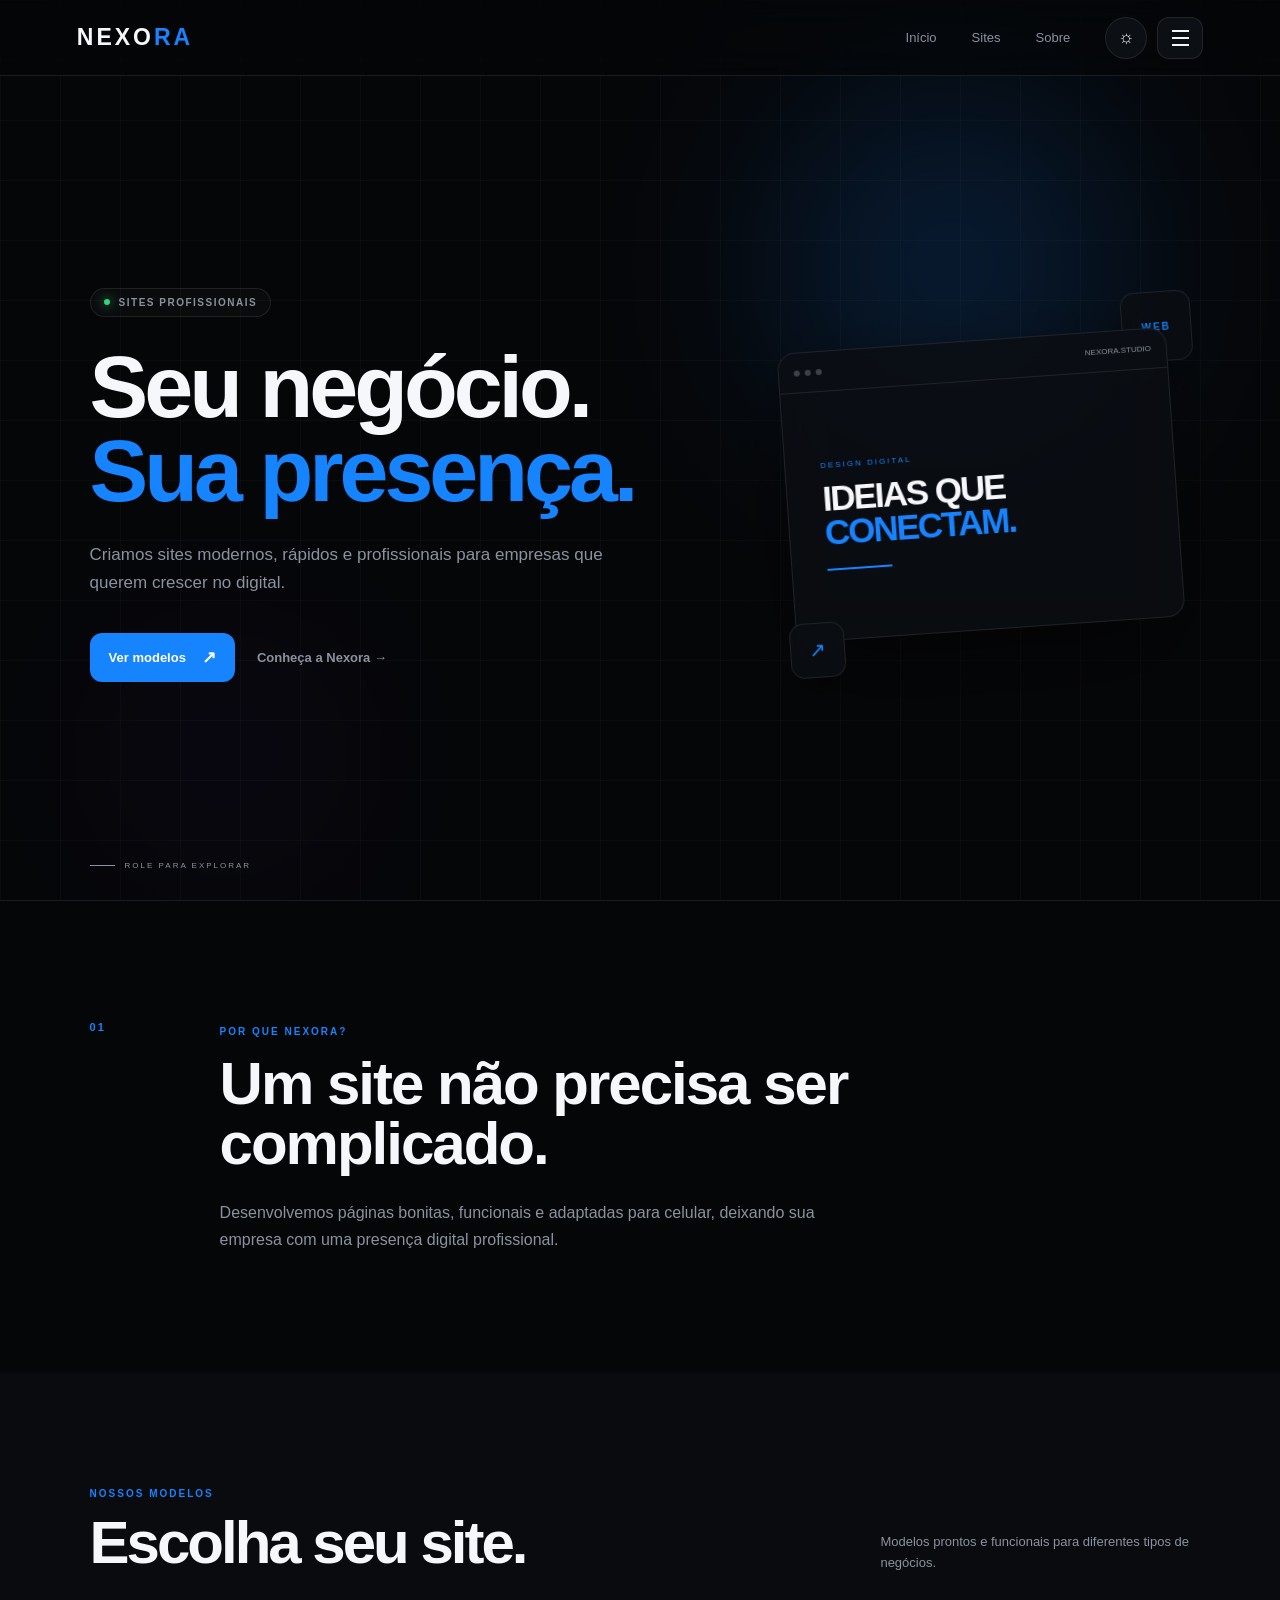
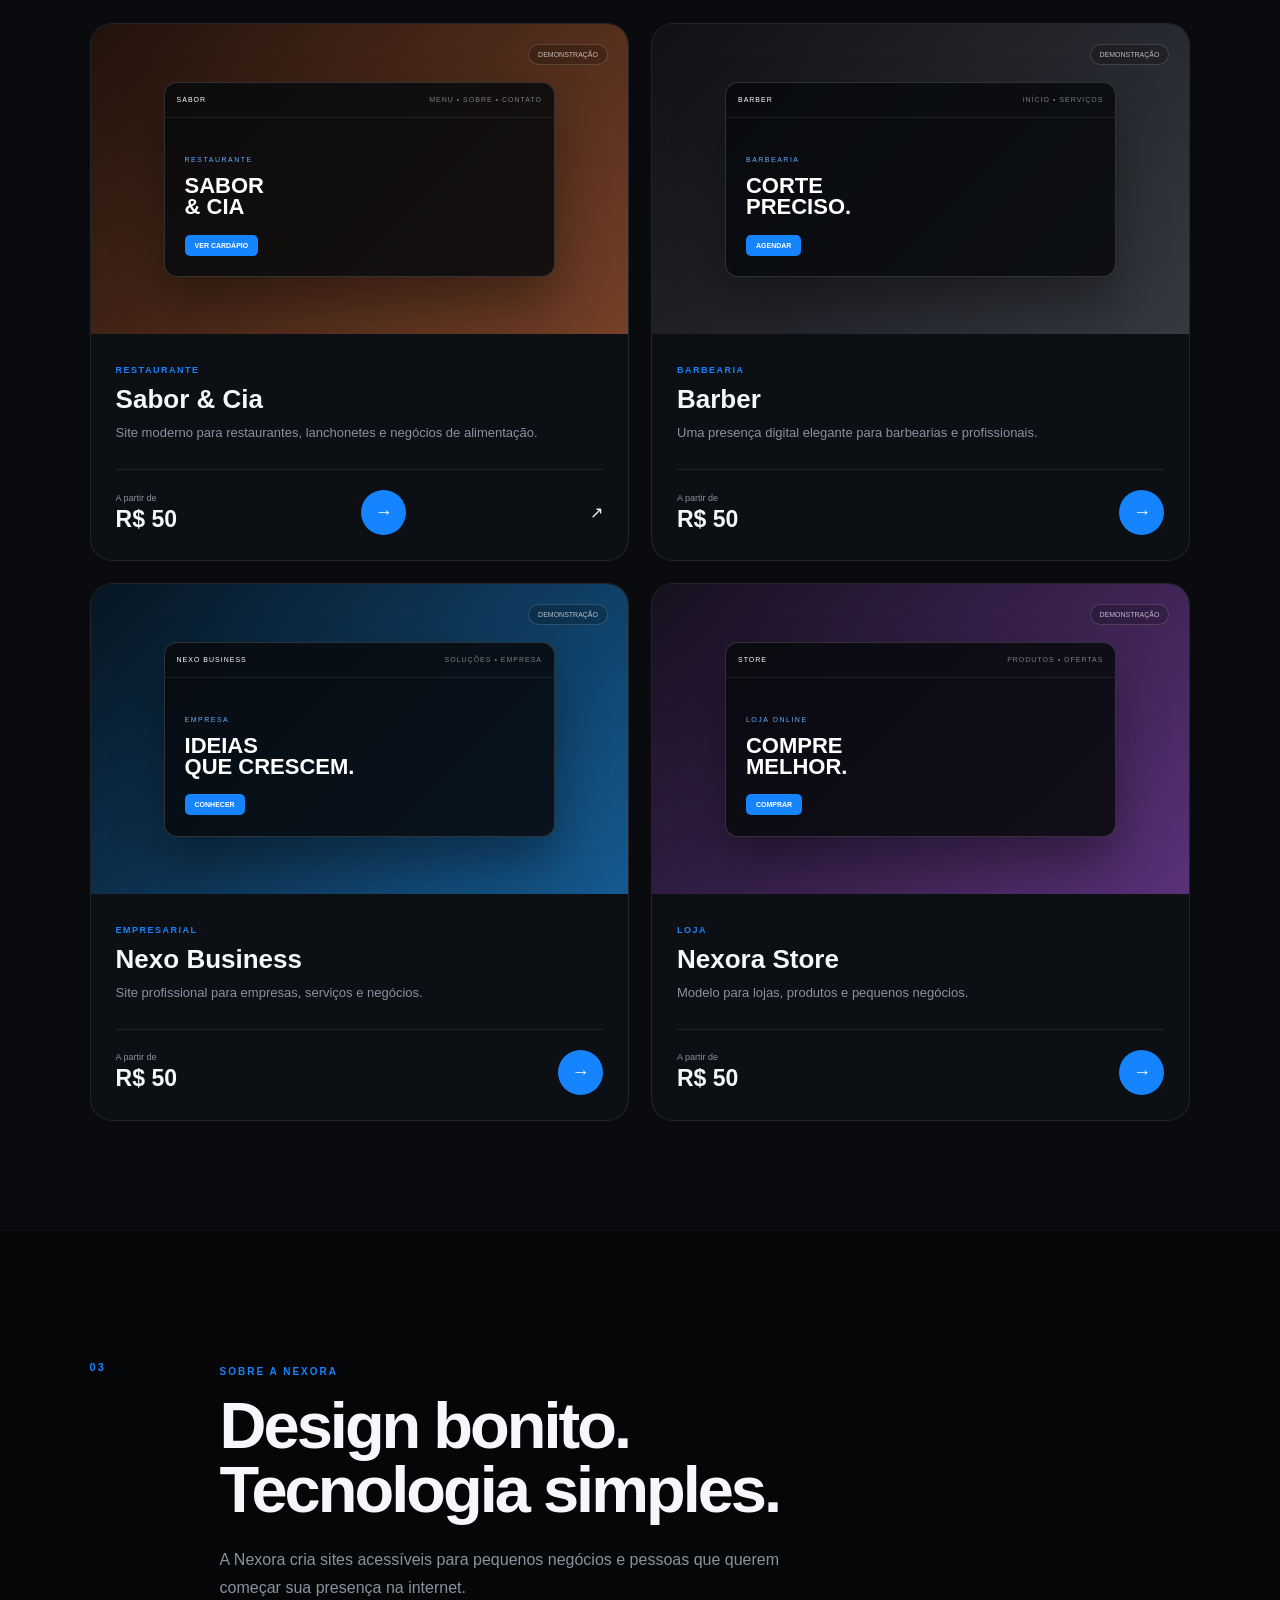
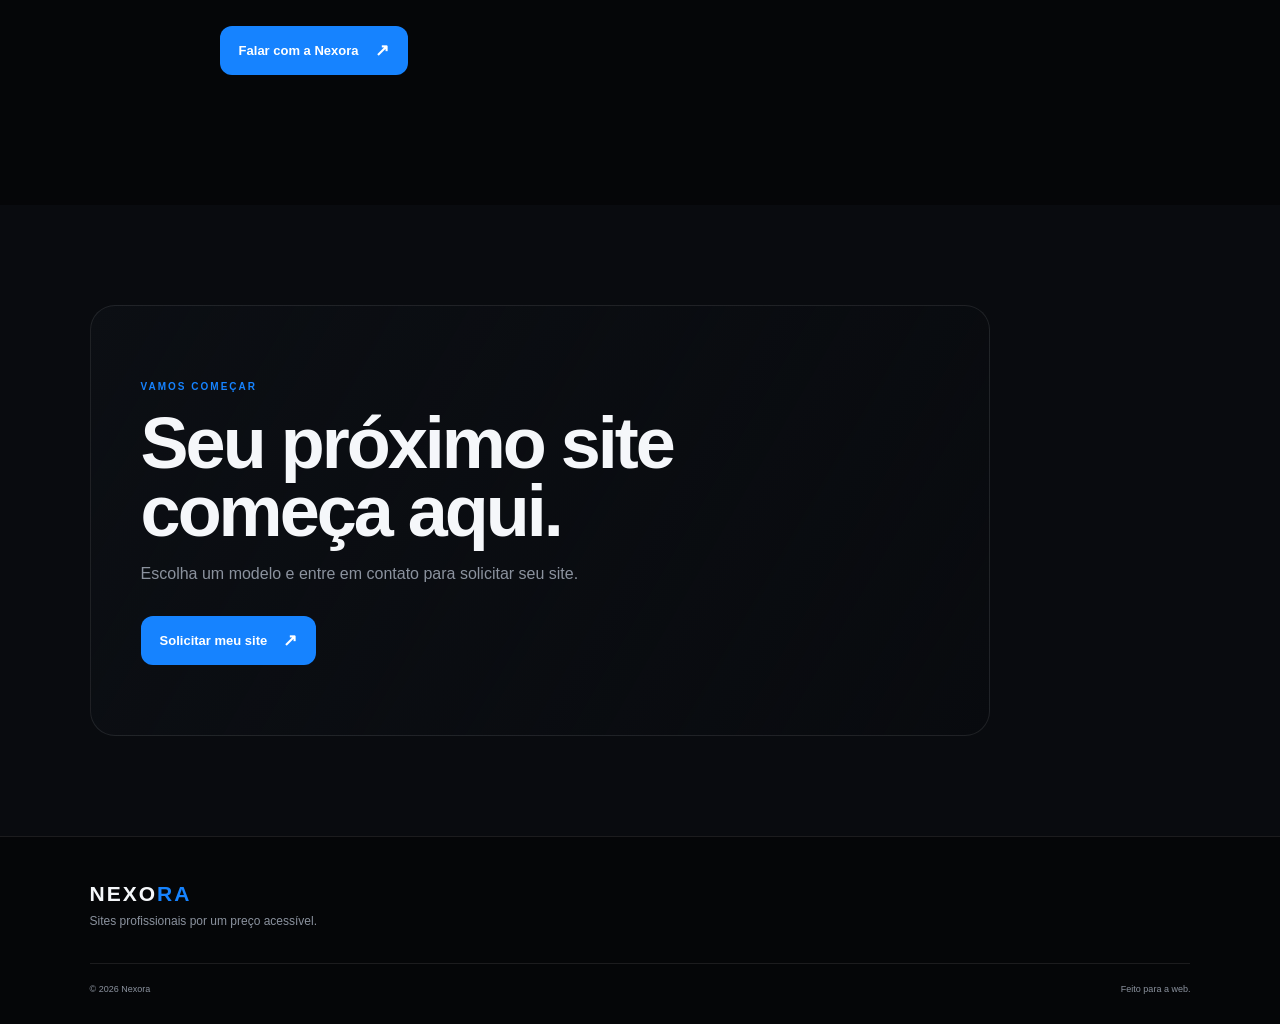
<file: Index.html>
<!DOCTYPE html>
<html lang="pt-BR">
<head>
    <meta charset="UTF-8">
    <meta name="viewport" content="width=device-width, initial-scale=1.0">

    <title>Nexora — Sites Profissionais</title>

    <link rel="stylesheet" href="estilo.css">
</head>

<body>

    <!-- HEADER -->
    <header class="header">

        <a href="#" class="logo">
            NEXO<span>RA</span>
        </a>

        <nav class="desktop-nav">
            <a href="#inicio">Início</a>
            <a href="#sites">Sites</a>
            <a href="#sobre">Sobre</a>
        </nav>

        <div class="header-actions">
            <button class="theme-button" id="themeButton">☼</button>

            <button class="menu-button" id="menuButton">
                <span></span>
                <span></span>
                <span></span>
            </button>
        </div>

    </header>


    <!-- MENU MOBILE -->
    <div class="overlay" id="overlay"></div>

    <aside class="mobile-menu" id="mobileMenu">

        <div class="mobile-menu-top">
            <span>NEXO<span>RA</span></span>

            <button id="closeMenu">×</button>
        </div>

        <nav>
            <a href="#inicio">
                <span>01</span>
                Início
            </a>

            <a href="#sites">
                <span>02</span>
                Sites
            </a>

            <a href="#sobre">
                <span>03</span>
                Sobre
            </a>

            <a href="#contato">
                <span>04</span>
                Contato
            </a>
        </nav>

        <div class="mobile-menu-footer">
            Nexora © 2026
        </div>

    </aside>


    <!-- HERO -->
    <main>

        <section class="hero" id="inicio">

            <div class="hero-background">
                <div class="grid-lines"></div>

                <div class="hero-orb orb-one"></div>
                <div class="hero-orb orb-two"></div>
            </div>

            <div class="hero-content">

                <div class="hero-label">
                    <span class="status-dot"></span>
                    SITES PROFISSIONAIS
                </div>

                <h1>
                    Seu negócio.
                    <br>
                    <span>Sua presença.</span>
                </h1>

                <p>
                    Criamos sites modernos, rápidos e profissionais
                    para empresas que querem crescer no digital.
                </p>

                <div class="hero-buttons">

                    <a href="#sites" class="primary-button">
                        Ver modelos
                        <span>↗</span>
                    </a>

                    <a href="#sobre" class="text-button">
                        Conheça a Nexora →
                    </a>

                </div>

            </div>


            <!-- VISUAL -->
            <div class="hero-visual">

                <div class="floating-element element-one">
                    WEB
                </div>

                <div class="visual-window">

                    <div class="window-top">

                        <div class="window-dots">
                            <i></i>
                            <i></i>
                            <i></i>
                        </div>

                        NEXORA.STUDIO

                    </div>

                    <div class="visual-content">

                        <small>DESIGN DIGITAL</small>

                        <strong>
                            IDEIAS QUE
                            <br>
                            <em>CONECTAM.</em>
                        </strong>

                        <div class="visual-line"></div>

                    </div>

                </div>

                <div class="floating-element element-two">
                    ↗
                </div>

            </div>


            <div class="scroll-indicator">
                <span></span>
                ROLE PARA EXPLORAR
            </div>

        </section>


        <!-- INTRO -->
        <section class="intro">

            <div class="intro-number">
                01
            </div>

            <div class="intro-content">

                <span class="section-tag">
                    POR QUE NEXORA?
                </span>

                <h2>
                    Um site não precisa
                    ser complicado.
                </h2>

                <p>
                    Desenvolvemos páginas bonitas, funcionais e
                    adaptadas para celular, deixando sua empresa
                    com uma presença digital profissional.
                </p>

            </div>

        </section>


        <!-- SITES -->
        <section class="products" id="sites">

            <div class="section-header">

                <div>
                    <span class="section-tag">
                        NOSSOS MODELOS
                    </span>

                    <h2>
                        Escolha seu site.
                    </h2>
                </div>

                <p>
                    Modelos prontos e funcionais para diferentes
                    tipos de negócios.
                </p>

            </div>


            <div class="products-grid">


                <!-- SITE 1 -->
                <article class="product-card">

                    <div class="product-image restaurant">

                        <span class="preview-label">
                            DEMONSTRAÇÃO
                        </span>

                        <div class="mini-browser">

                            <div class="mini-header">
                                SABOR
                                <span>MENU • SOBRE • CONTATO</span>
                            </div>

                            <div class="mini-hero">

                                <small>
                                    RESTAURANTE
                                </small>

                                <strong>
                                    SABOR
                                    <br>
                                    & CIA
                                </strong>

                                <button>
                                    VER CARDÁPIO
                                </button>

                            </div>

                        </div>

                    </div>

                    <div class="product-info">

                        <span class="product-category">
                            RESTAURANTE
                        </span>

                        <h3>
                            Sabor & Cia
                        </h3>

                        <p>
                            Site moderno para restaurantes,
                            lanchonetes e negócios de alimentação.
                        </p>

                        <div class="product-footer">

                            <div>
                                <small>A partir de</small>
                                <strong>R$ 50</strong>
                            </div>

                            
<a
    href="restaurante.html"
    class="product-button"
    target="_blank"
    aria-label="Ver demonstração do Sabor & Cia">
    →
</a>
                                ↗
                            

                        </div>

                    </div>

                </article>


                <!-- SITE 2 -->
                <article class="product-card">

                    <div class="product-image barber">

                        <span class="preview-label">
                            DEMONSTRAÇÃO
                        </span>

                        <div class="mini-browser">

                            <div class="mini-header">
                                BARBER
                                <span>INÍCIO • SERVIÇOS</span>
                            </div>

                            <div class="mini-hero">

                                <small>
                                    BARBEARIA
                                </small>

                                <strong>
                                    CORTE
                                    <br>
                                    PRECISO.
                                </strong>

                                <button>
                                    AGENDAR
                                </button>

                            </div>

                        </div>

                    </div>

                    <div class="product-info">

                        <span class="product-category">
                            BARBEARIA
                        </span>

                        <h3>
                            Barber
                        </h3>

                        <p>
                            Uma presença digital elegante para
                            barbearias e profissionais.
                        </p>

                        <div class="product-footer">

                            <div>
                                <small>A partir de</small>
                                <strong>R$ 50</strong>
                            </div>

  <a
    href="barbearia.html"
    class="product-button"
    target="_blank"
    aria-label="Ver demonstração da barbearia">
    →
</a>

                        </div>

                    </div>

                </article>


                <!-- SITE 3 -->
                <article class="product-card">

                    <div class="product-image corporate">

                        <span class="preview-label">
                            DEMONSTRAÇÃO
                        </span>

                        <div class="mini-browser">

                            <div class="mini-header">
                                NEXO BUSINESS
                                <span>SOLUÇÕES • EMPRESA</span>
                            </div>

                            <div class="mini-hero">

                                <small>
                                    EMPRESA
                                </small>

                                <strong>
                                    IDEIAS
                                    <br>
                                    QUE CRESCEM.
                                </strong>

                                <button>
                                    CONHECER
                                </button>

                            </div>

                        </div>

                    </div>

                    <div class="product-info">

                        <span class="product-category">
                            EMPRESARIAL
                        </span>

                        <h3>
                            Nexo Business
                        </h3>

                        <p>
                            Site profissional para empresas,
                            serviços e negócios.
                        </p>

                        <div class="product-footer">

                            <div>
                                <small>A partir de</small>
                                <strong>R$ 50</strong>
                            </div>

  <a
    href="empresarial.html"
    class="product-button"
    target="_blank"
    aria-label="Ver demonstração de site empresarial">
    →
</a>

                        </div>

                    </div>

                </article>


                <!-- SITE 4 -->
                <article class="product-card">

                    <div class="product-image store">

                        <span class="preview-label">
                            DEMONSTRAÇÃO
                        </span>

                        <div class="mini-browser">

                            <div class="mini-header">
                                STORE
                                <span>PRODUTOS • OFERTAS</span>
                            </div>

                            <div class="mini-hero">

                                <small>
                                    LOJA ONLINE
                                </small>

                                <strong>
                                    COMPRE
                                    <br>
                                    MELHOR.
                                </strong>

                                <button>
                                    COMPRAR
                                </button>

                            </div>

                        </div>

                    </div>

                    <div class="product-info">

                        <span class="product-category">
                            LOJA
                        </span>

                        <h3>
                            Nexora Store
                        </h3>

                        <p>
                            Modelo para lojas, produtos e
                            pequenos negócios.
                        </p>

                        <div class="product-footer">

                            <div>
                                <small>A partir de</small>
                                <strong>R$ 50</strong>
                            </div>

  <a
    href="loja.html"
    class="product-button"
    target="_blank"
    aria-label="Ver demonstração da Nexora Store">
    →
</a>

                        </div>

                    </div>

                </article>

            </div>

        </section>


        <!-- SOBRE -->
        <section class="about" id="sobre">

            <div class="about-number">
                03
            </div>

            <div class="about-content">

                <span class="section-tag">
                    SOBRE A NEXORA
                </span>

                <h2>
                    Design bonito.
                    <br>
                    Tecnologia simples.
                </h2>

                <p>
                    A Nexora cria sites acessíveis para pequenos
                    negócios e pessoas que querem começar sua
                    presença na internet.
                </p>

                <a href="#contato" class="primary-button">
                    Falar com a Nexora
                    <span>↗</span>
                </a>

            </div>

        </section>


        <!-- CTA -->
        <section class="cta" id="contato">

            <div class="cta-content">

                <span class="section-tag">
                    VAMOS COMEÇAR
                </span>

                <h2>
                    Seu próximo site
                    começa aqui.
                </h2>

                <p>
                    Escolha um modelo e entre em contato
                    para solicitar seu site.
                </p>

                <a
                    href="https://wa.me/"
                    class="primary-button">
                    Solicitar meu site
                    <span>↗</span>
                </a>

            </div>

        </section>

    </main>


    <!-- MODAL -->
    <div class="modal" id="modal">

        <div class="modal-box">

            <button class="modal-close" id="modalClose">
                ×
            </button>

            <span class="section-tag">
                SOLICITAR SITE
            </span>

            <h2 id="modalTitle">
                Seu site
            </h2>

            <p>
                Preencha seus dados para solicitar este modelo.
            </p>

            <div class="modal-price">
                A partir de <strong>R$ 50</strong>
            </div>

            <label>
                Seu nome
            </label>

            <input
                type="text"
                id="clientName"
                placeholder="Digite seu nome">

            <label>
                Nome da empresa
            </label>

            <input
                type="text"
                id="companyName"
                placeholder="Digite o nome da empresa">

            <button
                class="primary-button modal-submit"
                id="sendRequest">
                Solicitar pelo WhatsApp ↗
            </button>

        </div>

    </div>


    <!-- FOOTER -->
    <footer class="footer">

        <div class="footer-brand">
            NEXO<span>RA</span>
        </div>

        <p>
            Sites profissionais por um preço acessível.
        </p>

        <div class="footer-bottom">
            <span>
                © 2026 Nexora
            </span>

            <span>
                Feito para a web.
            </span>
        </div>

    </footer>


    <script src="script.js"></script>

</body>
</html>
</file>
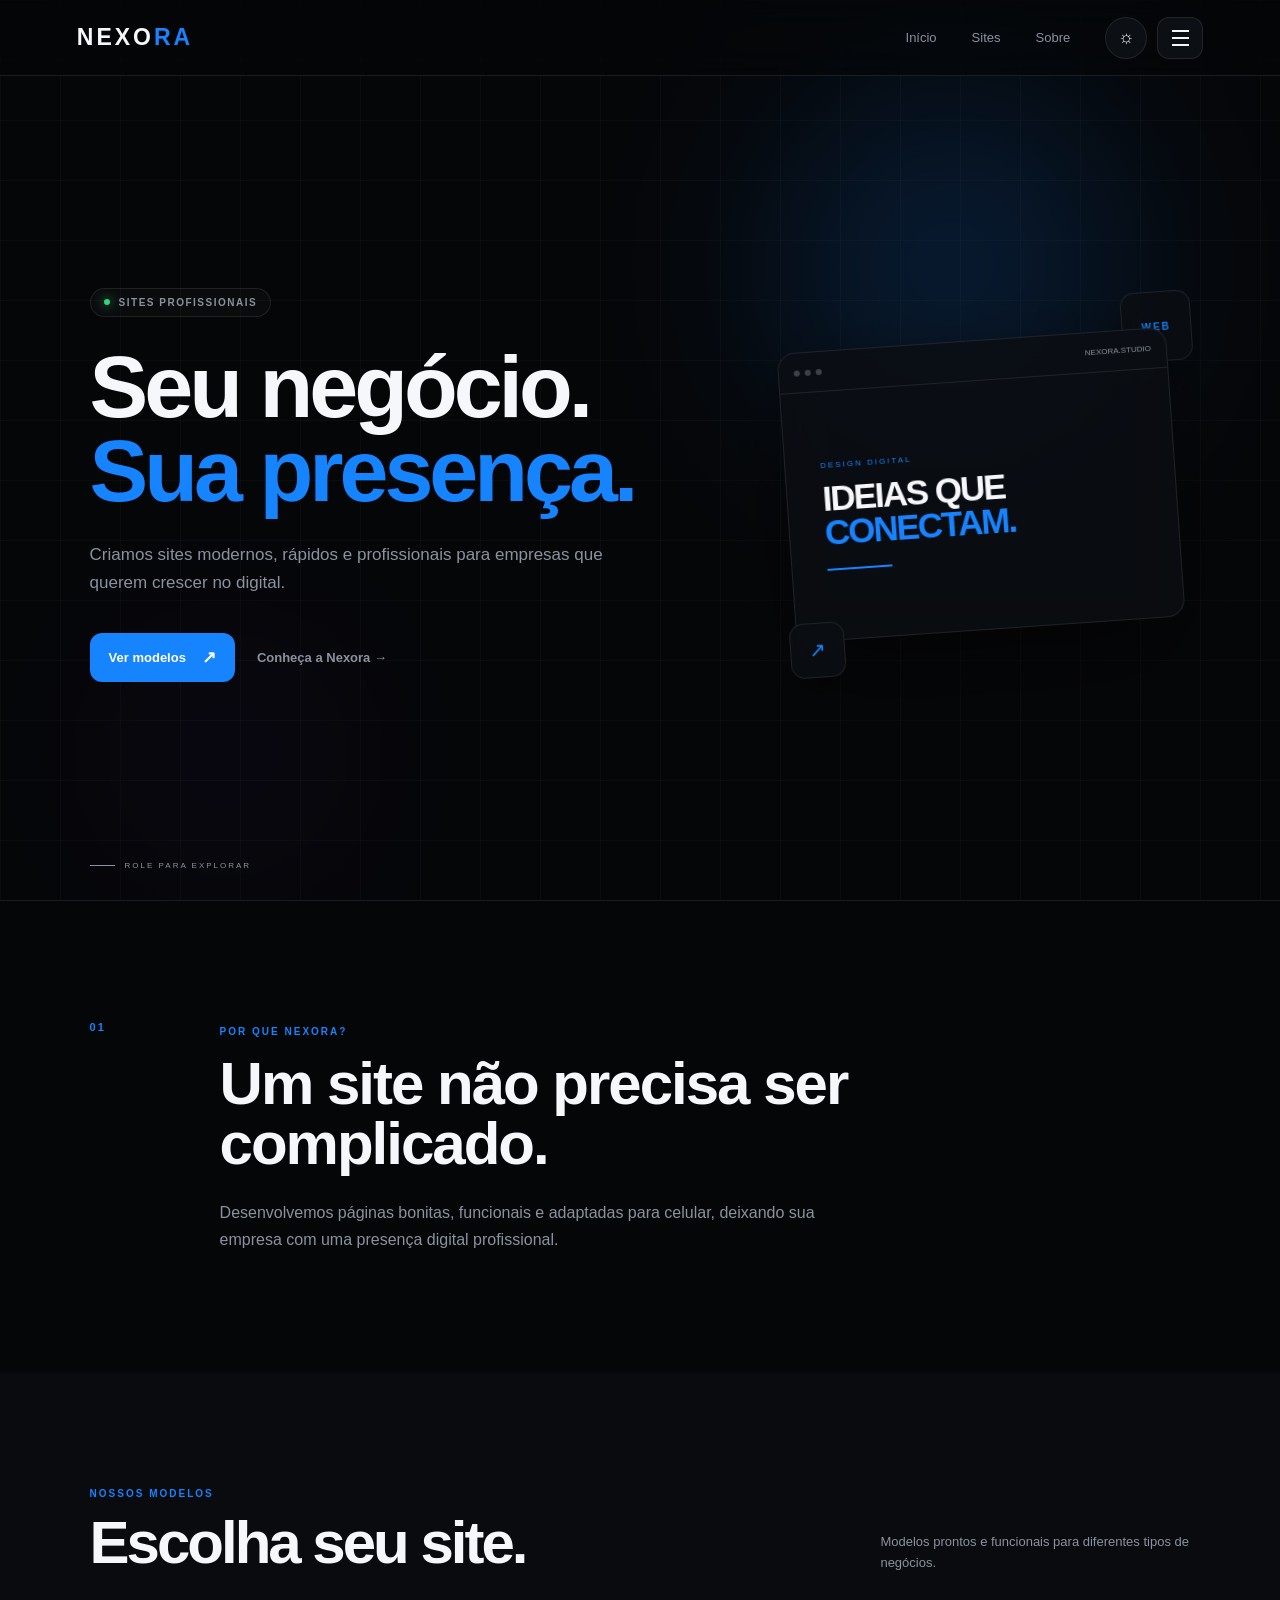
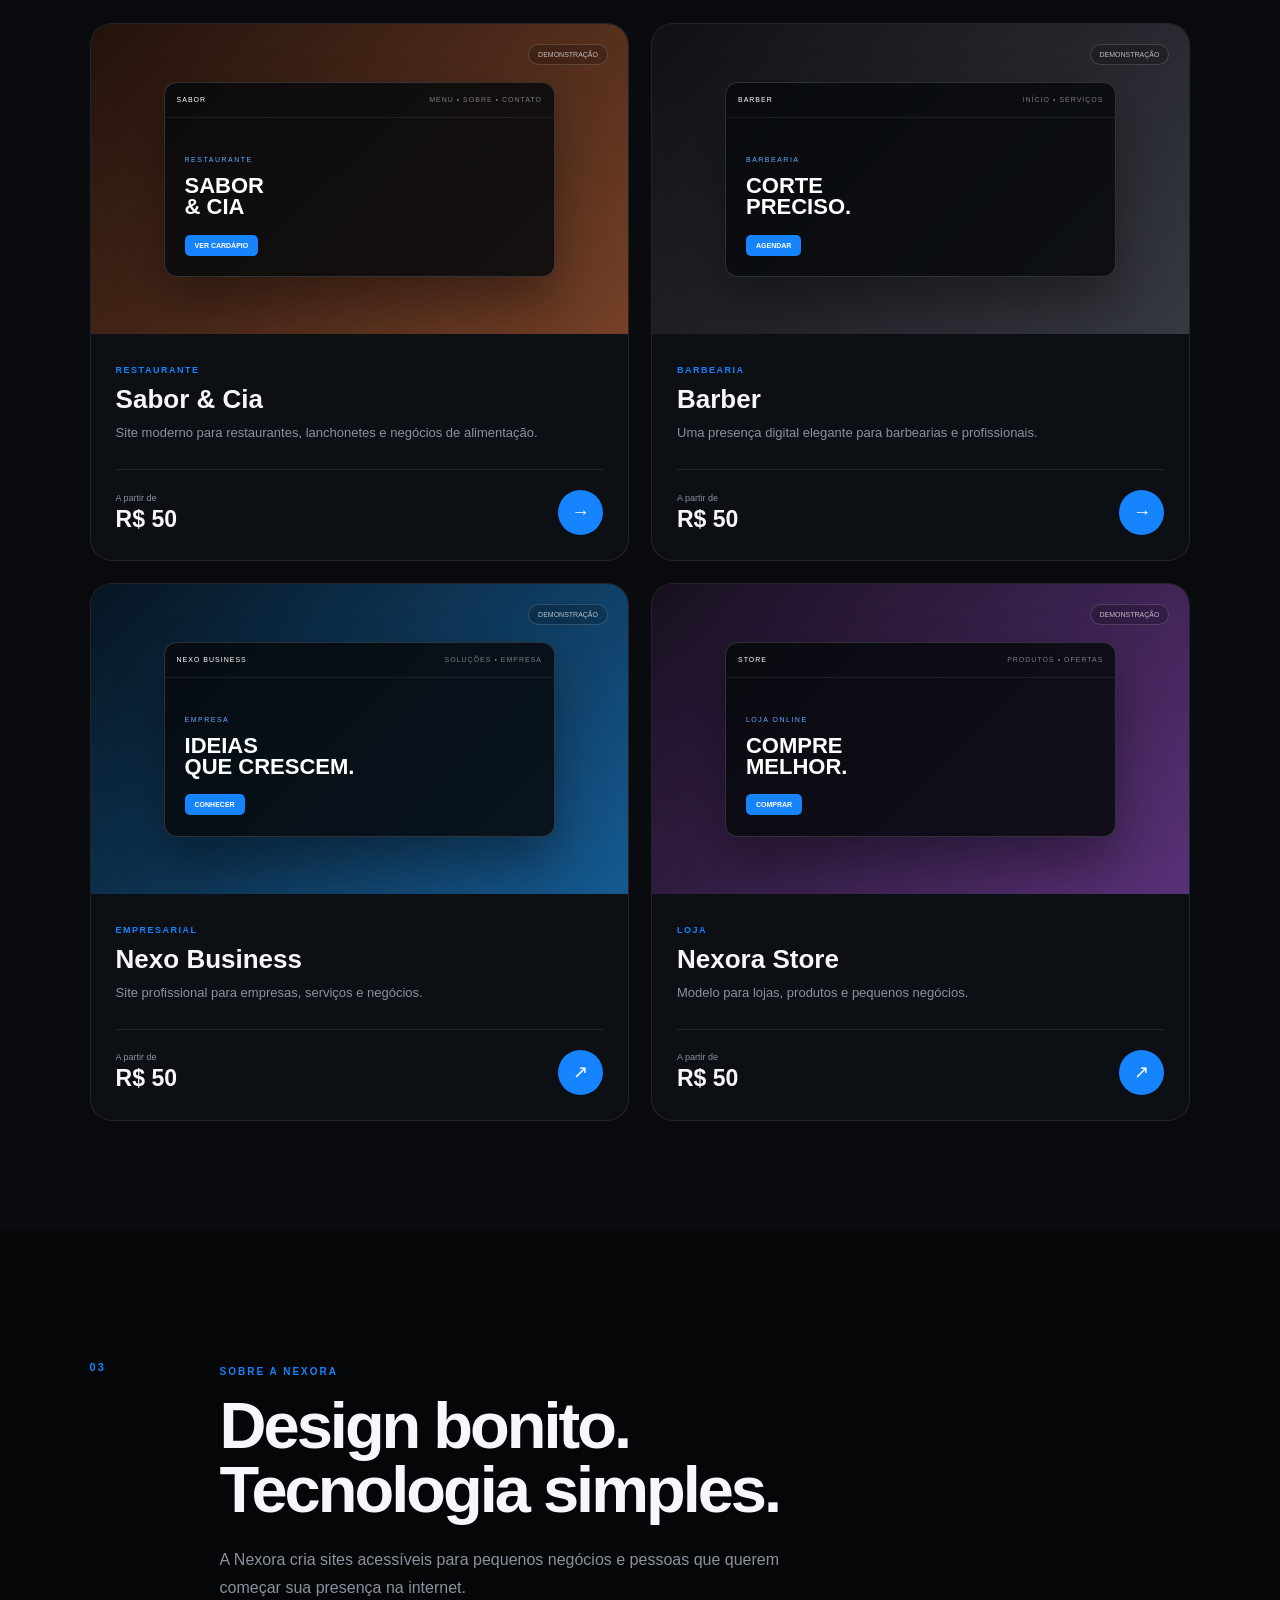
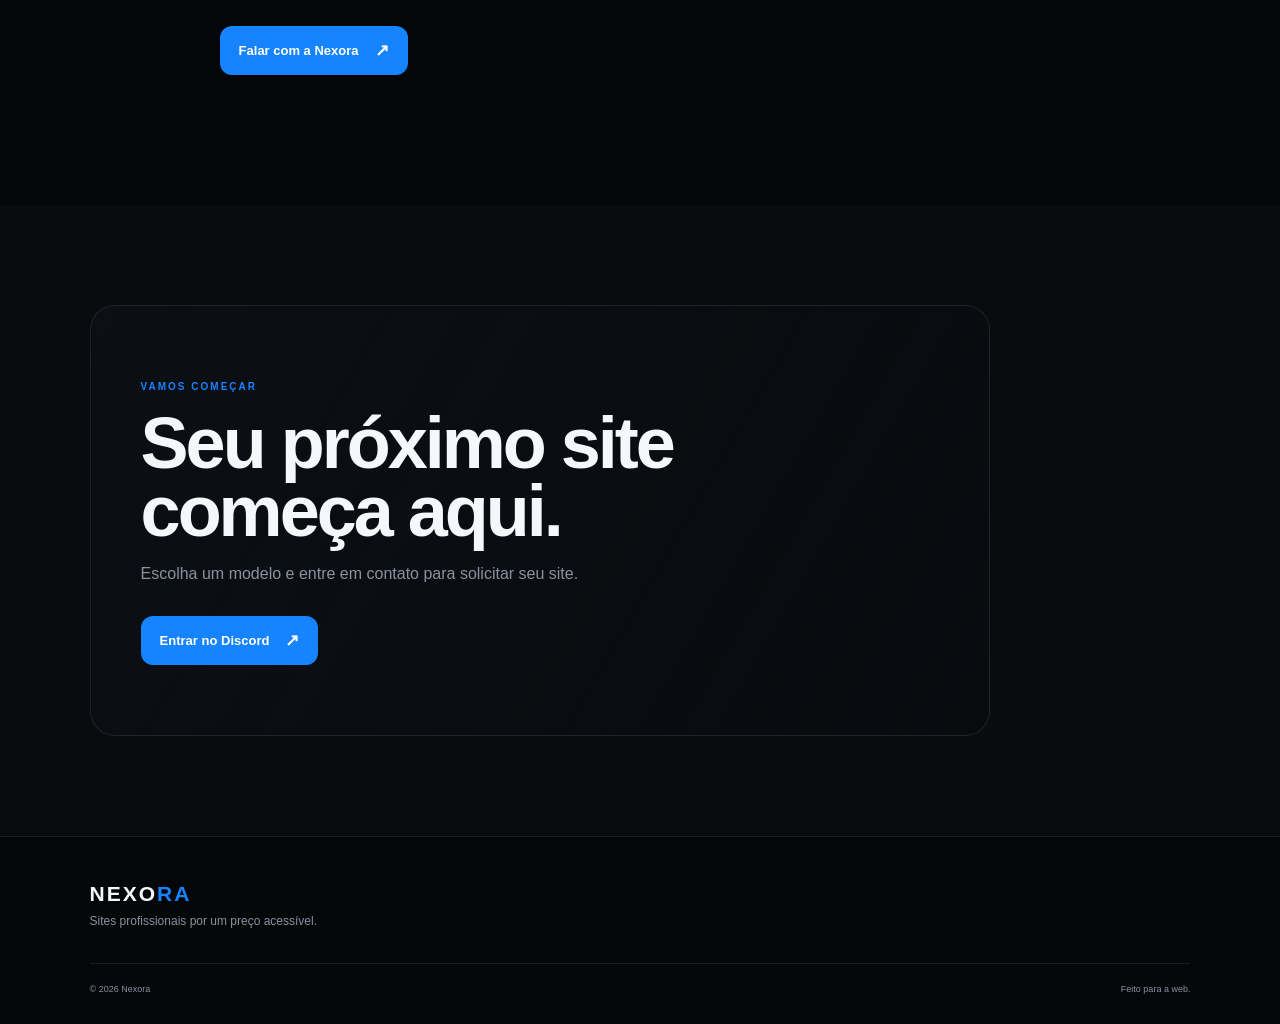
<file: index.html>
<!DOCTYPE html>
<html lang="pt-BR">
<head>
    <meta charset="UTF-8">
    <meta name="viewport" content="width=device-width, initial-scale=1.0">

    <title>Nexora — Sites Profissionais</title>

    <link rel="stylesheet" href="estilo.css">
</head>

<body>

    <!-- HEADER -->
    <header class="header">

        <a href="#" class="logo">
            NEXO<span>RA</span>
        </a>

        <nav class="desktop-nav">
            <a href="#inicio">Início</a>
            <a href="#sites">Sites</a>
            <a href="#sobre">Sobre</a>
        </nav>

        <div class="header-actions">
            <button class="theme-button" id="themeButton">☼</button>

            <button class="menu-button" id="menuButton">
                <span></span>
                <span></span>
                <span></span>
            </button>
        </div>

    </header>


    <!-- MENU MOBILE -->
    <div class="overlay" id="overlay"></div>

    <aside class="mobile-menu" id="mobileMenu">

        <div class="mobile-menu-top">
            <span>NEXO<span>RA</span></span>

            <button id="closeMenu">×</button>
        </div>

        <nav>
            <a href="#inicio">
                <span>01</span>
                Início
            </a>

            <a href="#sites">
                <span>02</span>
                Sites
            </a>

            <a href="#sobre">
                <span>03</span>
                Sobre
            </a>

            <a href="#contato">
                <span>04</span>
                Contato
            </a>
        </nav>

        <div class="mobile-menu-footer">
            Nexora © 2026
        </div>

    </aside>


    <!-- HERO -->
    <main>

        <section class="hero" id="inicio">

            <div class="hero-background">
                <div class="grid-lines"></div>

                <div class="hero-orb orb-one"></div>
                <div class="hero-orb orb-two"></div>
            </div>

            <div class="hero-content">

                <div class="hero-label">
                    <span class="status-dot"></span>
                    SITES PROFISSIONAIS
                </div>

                <h1>
                    Seu negócio.
                    <br>
                    <span>Sua presença.</span>
                </h1>

                <p>
                    Criamos sites modernos, rápidos e profissionais
                    para empresas que querem crescer no digital.
                </p>

                <div class="hero-buttons">

                    <a href="#sites" class="primary-button">
                        Ver modelos
                        <span>↗</span>
                    </a>

                    <a href="#sobre" class="text-button">
                        Conheça a Nexora →
                    </a>

                </div>

            </div>


            <!-- VISUAL -->
            <div class="hero-visual">

                <div class="floating-element element-one">
                    WEB
                </div>

                <div class="visual-window">

                    <div class="window-top">

                        <div class="window-dots">
                            <i></i>
                            <i></i>
                            <i></i>
                        </div>

                        NEXORA.STUDIO

                    </div>

                    <div class="visual-content">

                        <small>DESIGN DIGITAL</small>

                        <strong>
                            IDEIAS QUE
                            <br>
                            <em>CONECTAM.</em>
                        </strong>

                        <div class="visual-line"></div>

                    </div>

                </div>

                <div class="floating-element element-two">
                    ↗
                </div>

            </div>


            <div class="scroll-indicator">
                <span></span>
                ROLE PARA EXPLORAR
            </div>

        </section>


        <!-- INTRO -->
        <section class="intro">

            <div class="intro-number">
                01
            </div>

            <div class="intro-content">

                <span class="section-tag">
                    POR QUE NEXORA?
                </span>

                <h2>
                    Um site não precisa
                    ser complicado.
                </h2>

                <p>
                    Desenvolvemos páginas bonitas, funcionais e
                    adaptadas para celular, deixando sua empresa
                    com uma presença digital profissional.
                </p>

            </div>

        </section>


        <!-- SITES -->
        <section class="products" id="sites">

            <div class="section-header">

                <div>
                    <span class="section-tag">
                        NOSSOS MODELOS
                    </span>

                    <h2>
                        Escolha seu site.
                    </h2>
                </div>

                <p>
                    Modelos prontos e funcionais para diferentes
                    tipos de negócios.
                </p>

            </div>


            <div class="products-grid">


                <!-- SITE 1 -->
                <article class="product-card">

                    <div class="product-image restaurant">

                        <span class="preview-label">
                            DEMONSTRAÇÃO
                        </span>

                        <div class="mini-browser">

                            <div class="mini-header">
                                SABOR
                                <span>MENU • SOBRE • CONTATO</span>
                            </div>

                            <div class="mini-hero">

                                <small>
                                    RESTAURANTE
                                </small>

                                <strong>
                                    SABOR
                                    <br>
                                    & CIA
                                </strong>

                                <button>
                                    VER CARDÁPIO
                                </button>

                            </div>

                        </div>

                    </div>

                    <div class="product-info">

                        <span class="product-category">
                            RESTAURANTE
                        </span>

                        <h3>
                            Sabor & Cia
                        </h3>

                        <p>
                            Site moderno para restaurantes,
                            lanchonetes e negócios de alimentação.
                        </p>

                        <div class="product-footer">

                            <div>
                                <small>A partir de</small>
                                <strong>R$ 50</strong>
                            </div>

                            <a
                                href="restaurante.html"
                                class="product-button"
                                target="_blank"
                                aria-label="Ver demonstração do Sabor & Cia">
                                →
                            </a>

                        </div>

                    </div>

                </article>


                <!-- SITE 2 -->
                <article class="product-card">

                    <div class="product-image barber">

                        <span class="preview-label">
                            DEMONSTRAÇÃO
                        </span>

                        <div class="mini-browser">

                            <div class="mini-header">
                                BARBER
                                <span>INÍCIO • SERVIÇOS</span>
                            </div>

                            <div class="mini-hero">

                                <small>
                                    BARBEARIA
                                </small>

                                <strong>
                                    CORTE
                                    <br>
                                    PRECISO.
                                </strong>

                                <button>
                                    AGENDAR
                                </button>

                            </div>

                        </div>

                    </div>

                    <div class="product-info">

                        <span class="product-category">
                            BARBEARIA
                        </span>

                        <h3>
                            Barber
                        </h3>

                        <p>
                            Uma presença digital elegante para
                            barbearias e profissionais.
                        </p>

                        <div class="product-footer">

                            <div>
                                <small>A partir de</small>
                                <strong>R$ 50</strong>
                            </div>

                            <a
                                href="barbearia.html"
                                class="product-button"
                                target="_blank"
                                aria-label="Ver demonstração da barbearia">
                                →
                            </a>

                        </div>

                    </div>

                </article>


                <!-- SITE 3 -->
                <article class="product-card">

                    <div class="product-image corporate">

                        <span class="preview-label">
                            DEMONSTRAÇÃO
                        </span>

                        <div class="mini-browser">

                            <div class="mini-header">
                                NEXO BUSINESS
                                <span>SOLUÇÕES • EMPRESA</span>
                            </div>

                            <div class="mini-hero">

                                <small>
                                    EMPRESA
                                </small>

                                <strong>
                                    IDEIAS
                                    <br>
                                    QUE CRESCEM.
                                </strong>

                                <button>
                                    CONHECER
                                </button>

                            </div>

                        </div>

                    </div>

                    <div class="product-info">

                        <span class="product-category">
                            EMPRESARIAL
                        </span>

                        <h3>
                            Nexo Business
                        </h3>

                        <p>
                            Site profissional para empresas,
                            serviços e negócios.
                        </p>

                        <div class="product-footer">

                            <div>
                                <small>A partir de</small>
                                <strong>R$ 50</strong>
                            </div>

                            <button
                                class="product-button"
                                data-site="Nexo Business">
                                ↗
                            </button>

                        </div>

                    </div>

                </article>


                <!-- SITE 4 -->
                <article class="product-card">

                    <div class="product-image store">

                        <span class="preview-label">
                            DEMONSTRAÇÃO
                        </span>

                        <div class="mini-browser">

                            <div class="mini-header">
                                STORE
                                <span>PRODUTOS • OFERTAS</span>
                            </div>

                            <div class="mini-hero">

                                <small>
                                    LOJA ONLINE
                                </small>

                                <strong>
                                    COMPRE
                                    <br>
                                    MELHOR.
                                </strong>

                                <button>
                                    COMPRAR
                                </button>

                            </div>

                        </div>

                    </div>

                    <div class="product-info">

                        <span class="product-category">
                            LOJA
                        </span>

                        <h3>
                            Nexora Store
                        </h3>

                        <p>
                            Modelo para lojas, produtos e
                            pequenos negócios.
                        </p>

                        <div class="product-footer">

                            <div>
                                <small>A partir de</small>
                                <strong>R$ 50</strong>
                            </div>

                            <button
                                class="product-button"
                                data-site="Nexora Store">
                                ↗
                            </button>

                        </div>

                    </div>

                </article>

            </div>

        </section>


        <!-- SOBRE -->
        <section class="about" id="sobre">

            <div class="about-number">
                03
            </div>

            <div class="about-content">

                <span class="section-tag">
                    SOBRE A NEXORA
                </span>

                <h2>
                    Design bonito.
                    <br>
                    Tecnologia simples.
                </h2>

                <p>
                    A Nexora cria sites acessíveis para pequenos
                    negócios e pessoas que querem começar sua
                    presença na internet.
                </p>

                <a href="#contato" class="primary-button">
                    Falar com a Nexora
                    <span>↗</span>
                </a>

            </div>

        </section>


        <!-- CTA -->
        <section class="cta" id="contato">

            <div class="cta-content">

                <span class="section-tag">
                    VAMOS COMEÇAR
                </span>

                <h2>
                    Seu próximo site
                    começa aqui.
                </h2>

                <p>
                    Escolha um modelo e entre em contato
                    para solicitar seu site.
                </p>

                <a
                    href="https://discord.gg/8YUbR3EG3"
                    class="primary-button"
                    target="_blank"
                    rel="noopener">
                    Entrar no Discord
                    <span>↗</span>
                </a>

            </div>

        </section>

    </main>


    <!-- MODAL -->
    <div class="modal" id="modal">

        <div class="modal-box">

            <button class="modal-close" id="modalClose">
                ×
            </button>

            <span class="section-tag">
                SOLICITAR SITE
            </span>

            <h2 id="modalTitle">
                Seu site
            </h2>

            <p>
                Preencha seus dados para solicitar este modelo.
            </p>

            <div class="modal-price">
                A partir de <strong>R$ 50</strong>
            </div>

            <label>
                Seu nome
            </label>

            <input
                type="text"
                id="clientName"
                placeholder="Digite seu nome">

            <label>
                Nome da empresa
            </label>

            <input
                type="text"
                id="companyName"
                placeholder="Digite o nome da empresa">

            <button
                class="primary-button modal-submit"
                id="sendRequest">
                Solicitar pelo Discord ↗
            </button>

        </div>

    </div>


    <!-- FOOTER -->
    <footer class="footer">

        <div class="footer-brand">
            NEXO<span>RA</span>
        </div>

        <p>
            Sites profissionais por um preço acessível.
        </p>

        <div class="footer-bottom">

            <span>
                © 2026 Nexora
            </span>

            <span>
                Feito para a web.
            </span>

        </div>

    </footer>


    <script src="script.js"></script>

</body>
            </html>
</file>
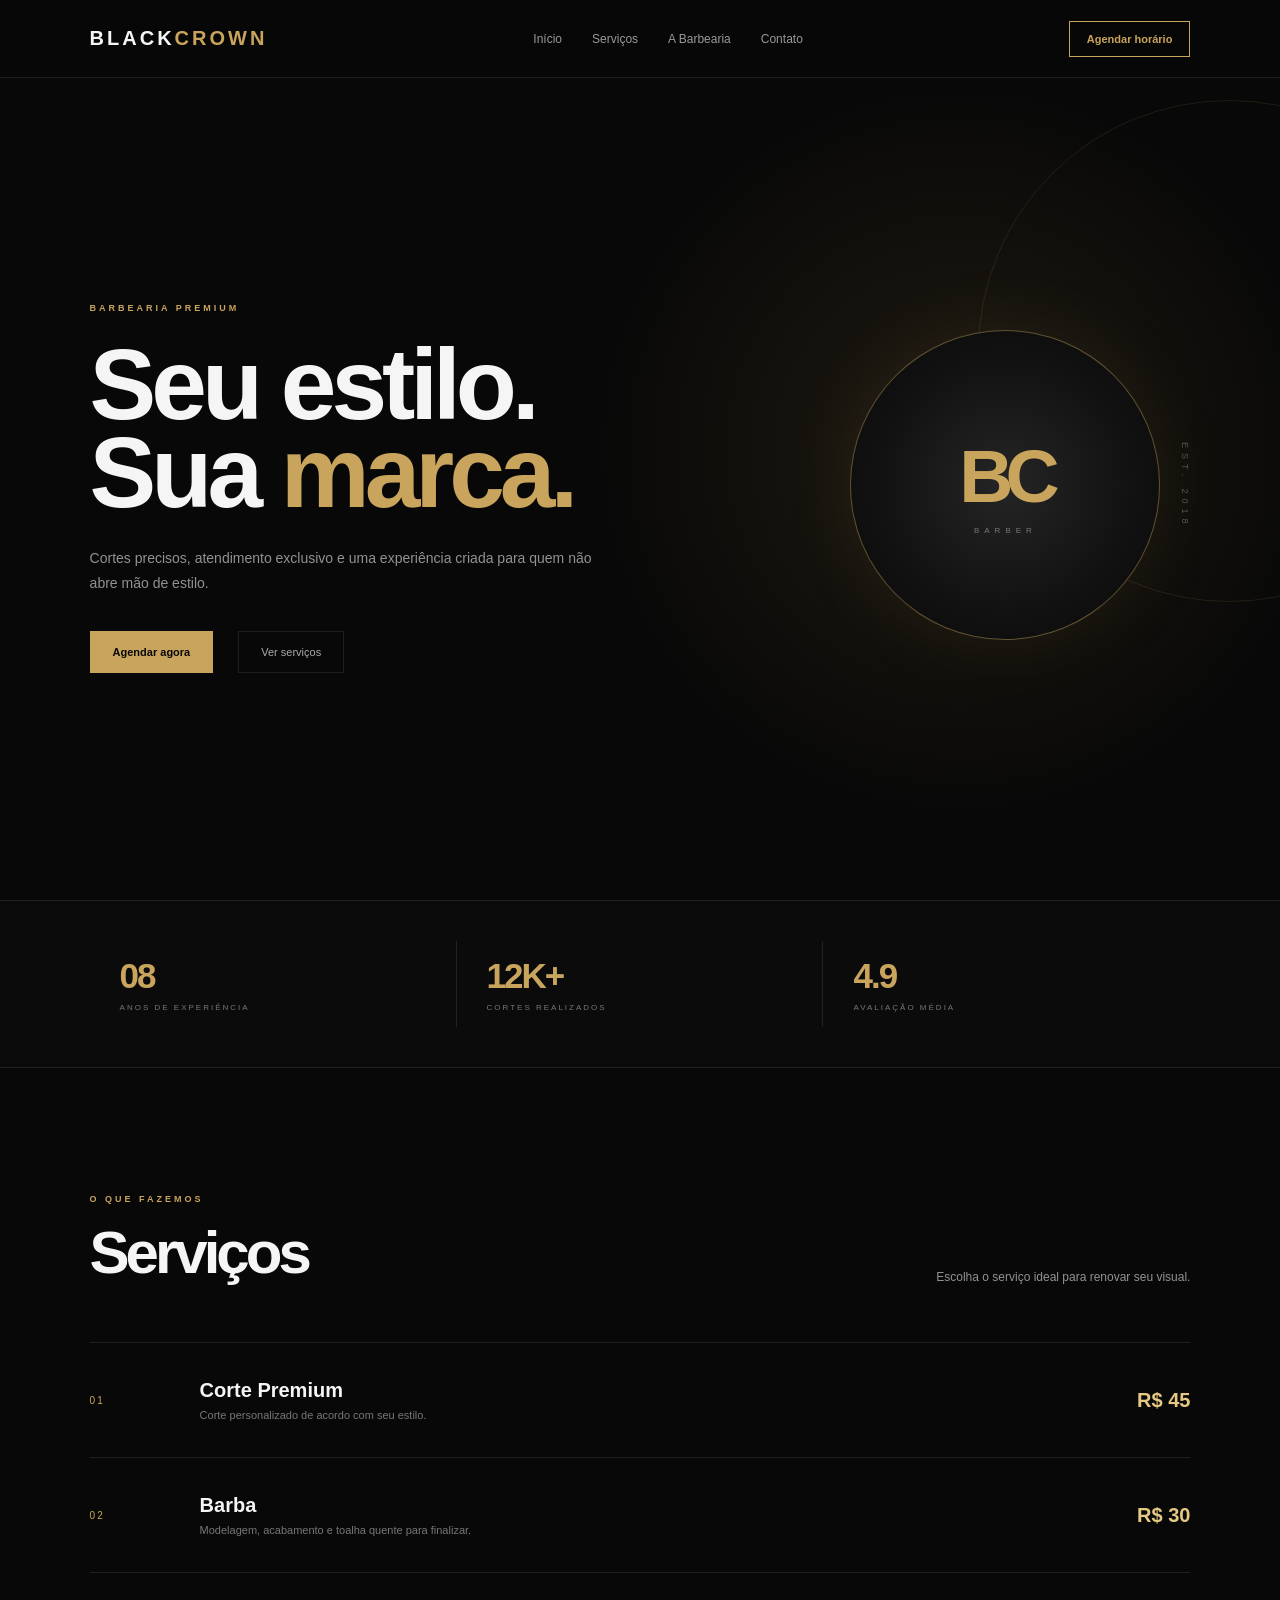
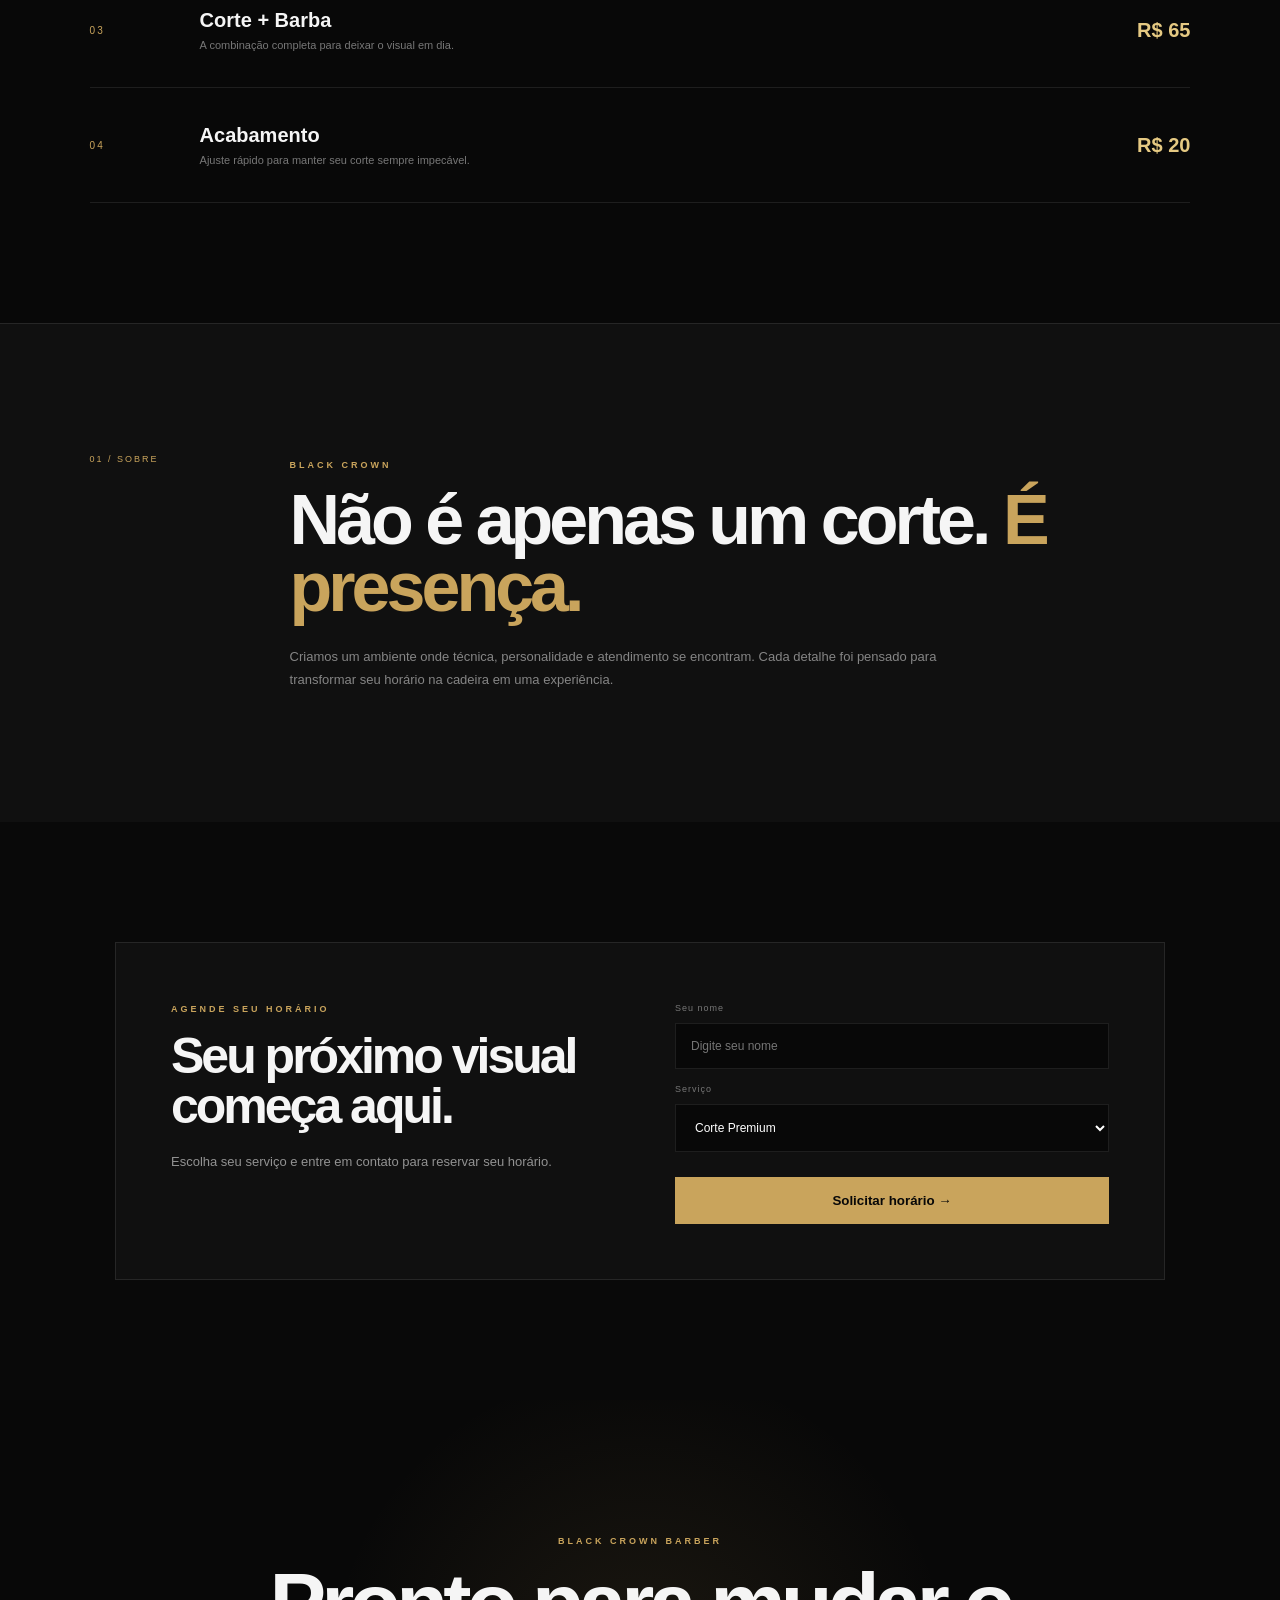
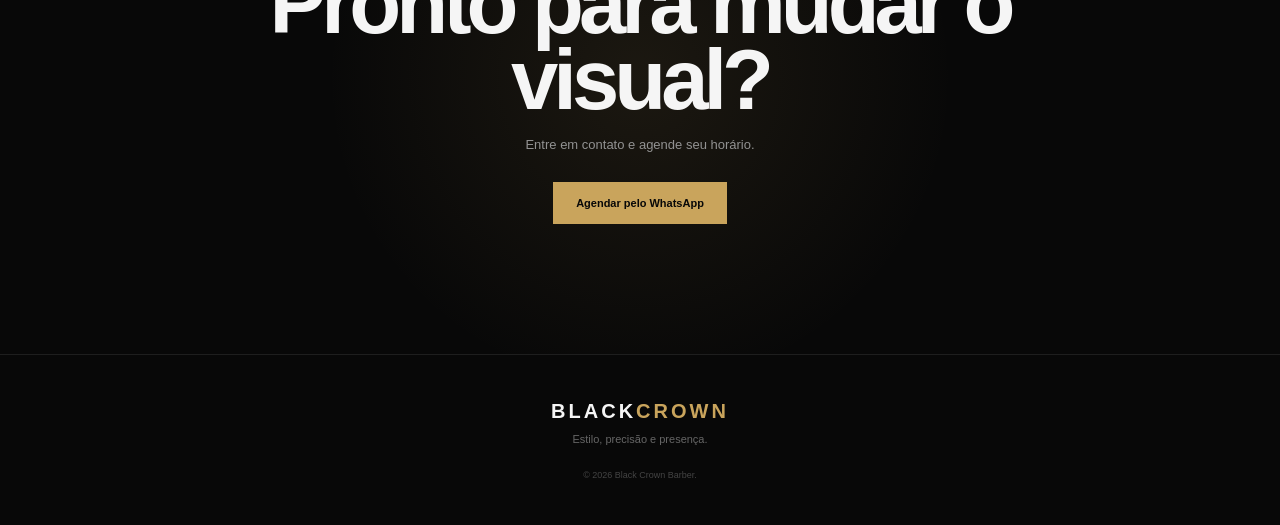
<file: barbearia.html>
<!DOCTYPE html>
<html lang="pt-BR">

<head>
    <meta charset="UTF-8">
    <meta name="viewport" content="width=device-width, initial-scale=1.0">

    <title>Black Crown Barber</title>

    <link rel="stylesheet" href="barbearia.css">
</head>

<body>

    <!-- HEADER -->

    <header class="header">

        <a href="#inicio" class="logo">
            BLACK<span>CROWN</span>
        </a>

        <nav class="desktop-menu">
            <a href="#inicio">Início</a>
            <a href="#servicos">Serviços</a>
            <a href="#sobre">A Barbearia</a>
            <a href="#contato">Contato</a>
        </nav>

        <div class="header-actions">

            <a href="#agendamento" class="schedule-button">
                Agendar horário
            </a>

            <button class="menu-mobile" onclick="abrirMenu()">
                ☰
            </button>

        </div>

    </header>


    <!-- MENU MOBILE -->

    <div class="mobile-menu" id="mobileMenu">

        <a href="#inicio" onclick="fecharMenu()">
            Início
        </a>

        <a href="#servicos" onclick="fecharMenu()">
            Serviços
        </a>

        <a href="#sobre" onclick="fecharMenu()">
            A Barbearia
        </a>

        <a href="#contato" onclick="fecharMenu()">
            Contato
        </a>

    </div>


    <!-- HERO -->

    <main>

        <section class="hero" id="inicio">

            <div class="hero-content">

                <span class="eyebrow">
                    BARBEARIA PREMIUM
                </span>

                <h1>
                    Seu estilo.
                    <br>
                    Sua <span>marca.</span>
                </h1>

                <p>
                    Cortes precisos, atendimento exclusivo
                    e uma experiência criada para quem não
                    abre mão de estilo.
                </p>

                <div class="hero-actions">

                    <a href="#agendamento" class="primary-button">
                        Agendar agora
                    </a>

                    <a href="#servicos" class="outline-button">
                        Ver serviços
                    </a>

                </div>

            </div>


            <div class="hero-side">

                <div class="vertical-text">
                    EST. 2018
                </div>

                <div class="hero-circle">

                    <div>
                        <span>BC</span>
                        <small>BARBER</small>
                    </div>

                </div>

            </div>

        </section>


        <!-- NÚMEROS -->

        <section class="numbers">

            <div>
                <strong>08</strong>
                <span>ANOS DE EXPERIÊNCIA</span>
            </div>

            <div>
                <strong>12K+</strong>
                <span>CORTES REALIZADOS</span>
            </div>

            <div>
                <strong>4.9</strong>
                <span>AVALIAÇÃO MÉDIA</span>
            </div>

        </section>


        <!-- SERVIÇOS -->

        <section class="services" id="servicos">

            <div class="section-top">

                <div>

                    <span class="eyebrow">
                        O QUE FAZEMOS
                    </span>

                    <h2>
                        Serviços
                    </h2>

                </div>

                <p>
                    Escolha o serviço ideal para renovar
                    seu visual.
                </p>

            </div>


            <div class="services-list">

                <article class="service">

                    <span class="service-number">01</span>

                    <div>
                        <h3>Corte Premium</h3>

                        <p>
                            Corte personalizado de acordo
                            com seu estilo.
                        </p>
                    </div>

                    <strong>R$ 45</strong>

                </article>


                <article class="service">

                    <span class="service-number">02</span>

                    <div>
                        <h3>Barba</h3>

                        <p>
                            Modelagem, acabamento e toalha
                            quente para finalizar.
                        </p>
                    </div>

                    <strong>R$ 30</strong>

                </article>


                <article class="service">

                    <span class="service-number">03</span>

                    <div>
                        <h3>Corte + Barba</h3>

                        <p>
                            A combinação completa para deixar
                            o visual em dia.
                        </p>
                    </div>

                    <strong>R$ 65</strong>

                </article>


                <article class="service">

                    <span class="service-number">04</span>

                    <div>
                        <h3>Acabamento</h3>

                        <p>
                            Ajuste rápido para manter seu
                            corte sempre impecável.
                        </p>
                    </div>

                    <strong>R$ 20</strong>

                </article>

            </div>

        </section>


        <!-- SOBRE -->

        <section class="about" id="sobre">

            <div class="about-label">
                01 / SOBRE
            </div>

            <div class="about-content">

                <span class="eyebrow">
                    BLACK CROWN
                </span>

                <h2>
                    Não é apenas um corte.
                    <span>É presença.</span>
                </h2>

                <p>
                    Criamos um ambiente onde técnica,
                    personalidade e atendimento se encontram.
                    Cada detalhe foi pensado para transformar
                    seu horário na cadeira em uma experiência.
                </p>

            </div>

        </section>


        <!-- AGENDAMENTO -->

        <section class="booking" id="agendamento">

            <div class="booking-box">

                <div class="booking-text">

                    <span class="eyebrow">
                        AGENDE SEU HORÁRIO
                    </span>

                    <h2>
                        Seu próximo
                        visual começa aqui.
                    </h2>

                    <p>
                        Escolha seu serviço e entre em contato
                        para reservar seu horário.
                    </p>

                </div>


                <div class="booking-form">

                    <label>Seu nome</label>

                    <input
                        id="clientName"
                        type="text"
                        placeholder="Digite seu nome"
                    >


                    <label>Serviço</label>

                    <select id="service">

                        <option value="Corte Premium">
                            Corte Premium
                        </option>

                        <option value="Barba">
                            Barba
                        </option>

                        <option value="Corte + Barba">
                            Corte + Barba
                        </option>

                        <option value="Acabamento">
                            Acabamento
                        </option>

                    </select>


                    <button
                        onclick="agendar()"
                        class="booking-button">

                        Solicitar horário →

                    </button>

                </div>

            </div>

        </section>


        <!-- CONTATO -->

        <section class="contact" id="contato">

            <span class="eyebrow">
                BLACK CROWN BARBER
            </span>

            <h2>
                Pronto para
                mudar o visual?
            </h2>

            <p>
                Entre em contato e agende seu horário.
            </p>

            <button
                onclick="agendar()"
                class="primary-button">

                Agendar pelo WhatsApp

            </button>

        </section>

    </main>


    <!-- FOOTER -->

    <footer>

        <div class="logo">
            BLACK<span>CROWN</span>
        </div>

        <p>
            Estilo, precisão e presença.
        </p>

        <small>
            © 2026 Black Crown Barber.
        </small>

    </footer>


    <!-- JAVASCRIPT -->

    <script>

        function abrirMenu() {

            const menu =
                document.getElementById("mobileMenu");

            menu.classList.toggle("ativo");

        }


        function fecharMenu() {

            const menu =
                document.getElementById("mobileMenu");

            menu.classList.remove("ativo");

        }


        function agendar() {

            const nome =
                document.getElementById("clientName")?.value
                || "Olá";


            const servico =
                document.getElementById("service")?.value
                || "Gostaria de agendar um horário";


            const numero = "5571999999999";


            const mensagem =
                "Olá, Black Crown Barber!%0A%0A" +
                "Nome: " + nome + "%0A" +
                "Serviço: " + servico + "%0A%0A" +
                "Gostaria de agendar um horário.";


            window.open(
                "https://wa.me/" +
                numero +
                "?text=" +
                mensagem,
                "_blank"
            );

        }

    </script>

</body>

</html>
</file>
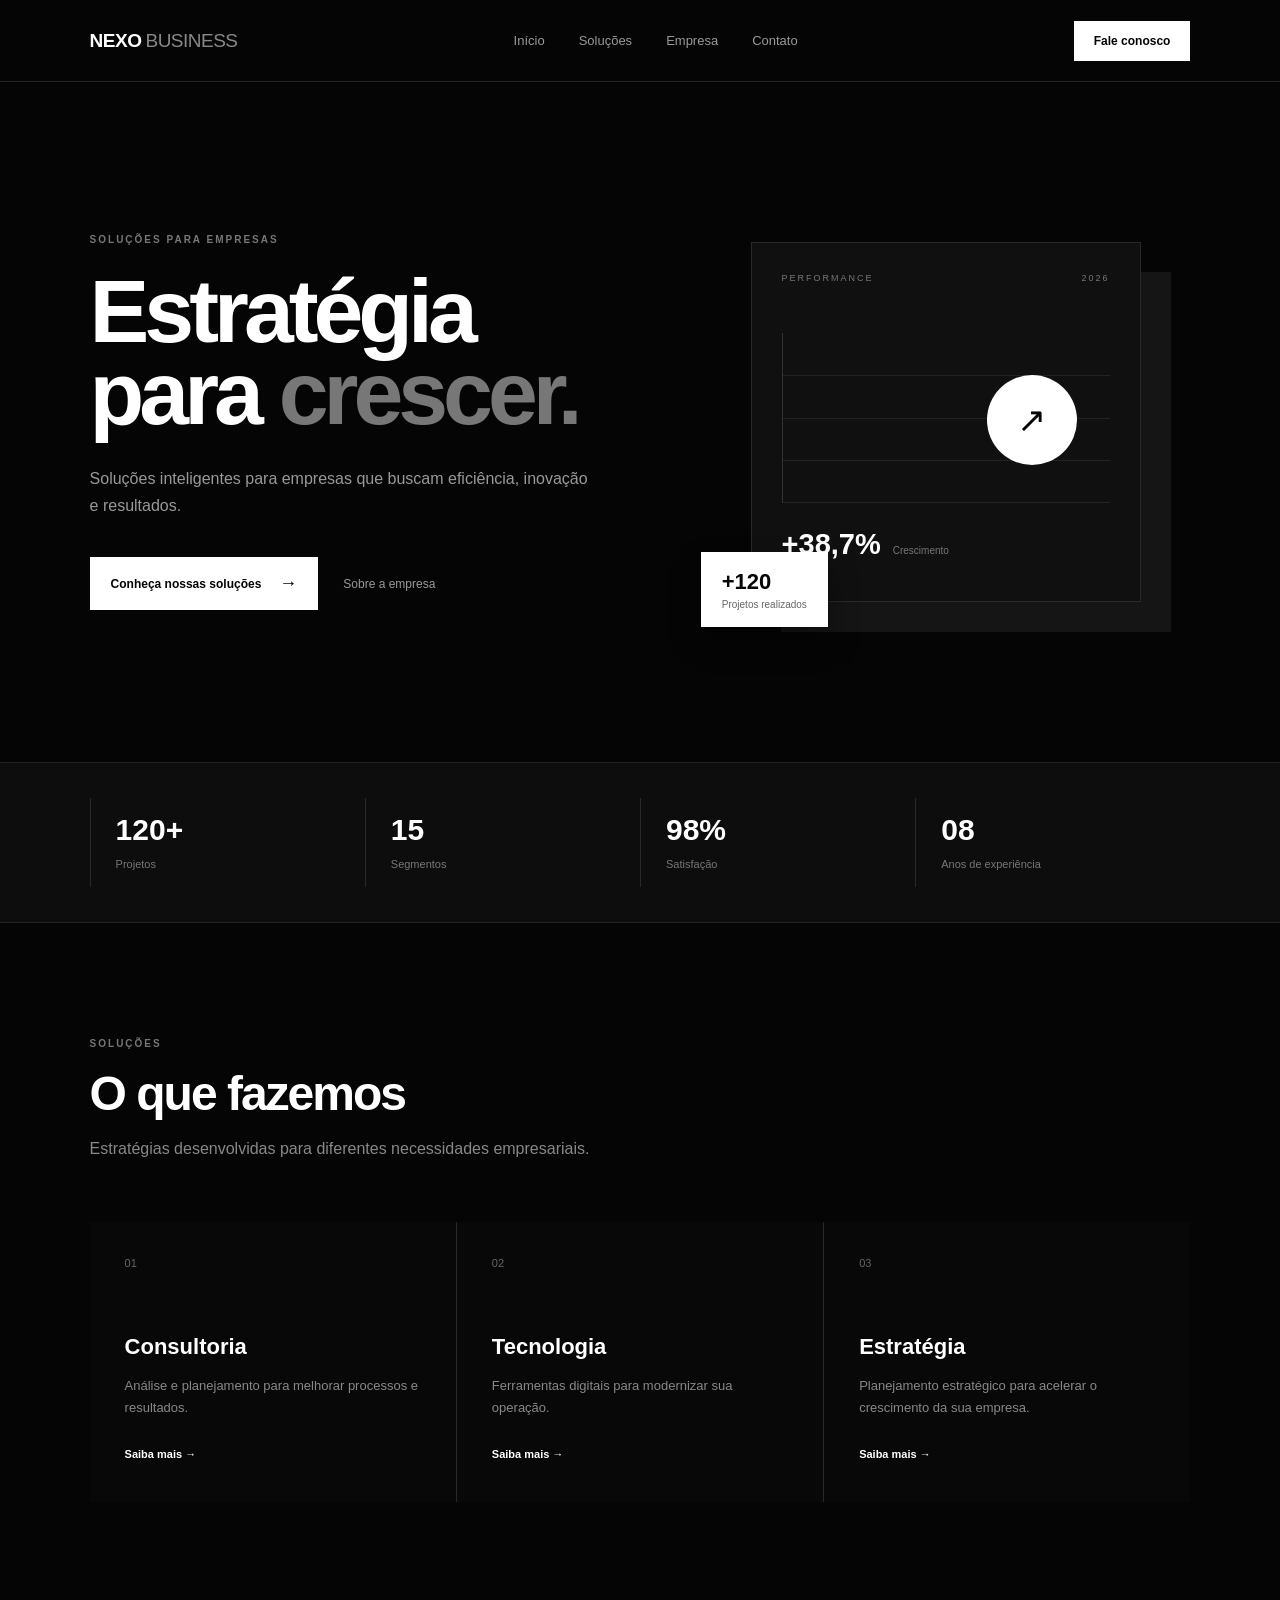
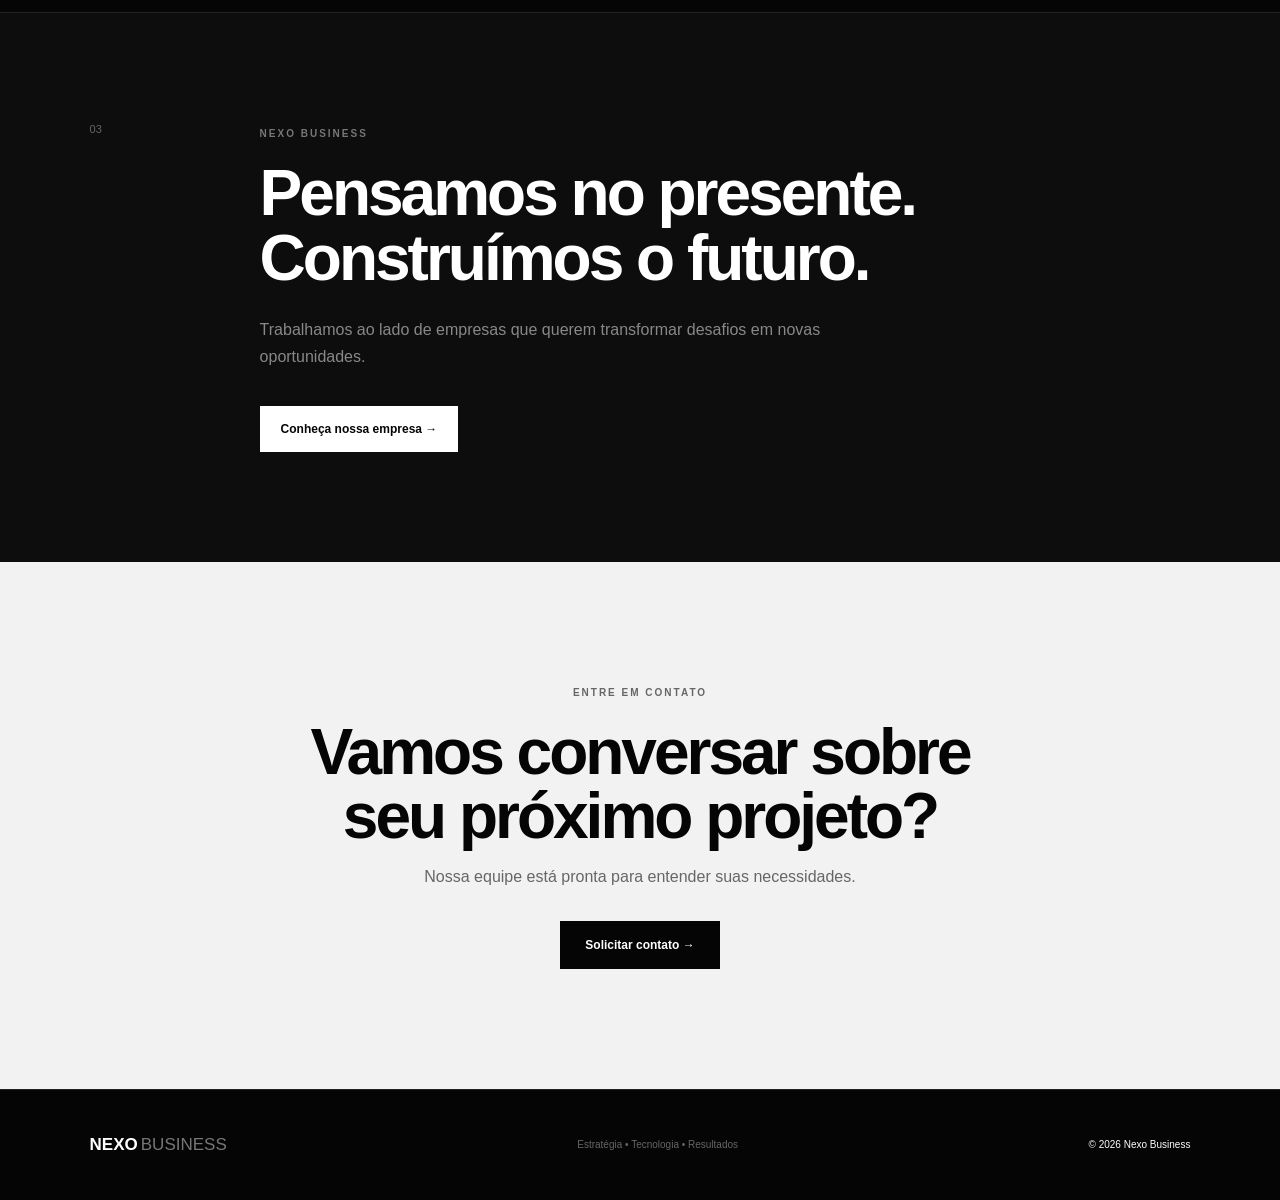
<file: Empresarial.html>
<!DOCTYPE html><html lang="pt-BR">
<head>
    <meta charset="UTF-8">
    <meta name="viewport" content="width=device-width, initial-scale=1.0"><title>Nexo Business — Soluções Empresariais</title>

<link rel="stylesheet" href="empresarial.css">

</head><body><header class="business-header">

    <a href="#" class="business-logo">
        NEXO<span>BUSINESS</span>
    </a>

    <nav>
        <a href="#inicio">Início</a>
        <a href="#solucoes">Soluções</a>
        <a href="#empresa">Empresa</a>
        <a href="#contato">Contato</a>
    </nav>

    <a href="#contato" class="header-button">
        Fale conosco
    </a>

</header>


<main>

    <section class="business-hero" id="inicio">

        <div class="hero-left">

            <div class="business-tag">
                SOLUÇÕES PARA EMPRESAS
            </div>

            <h1>
                Estratégia para
                <span>crescer.</span>
            </h1>

            <p>
                Soluções inteligentes para empresas que
                buscam eficiência, inovação e resultados.
            </p>

            <div class="business-actions">

                <a href="#solucoes" class="business-primary">
                    Conheça nossas soluções
                    <span>→</span>
                </a>

                <a href="#empresa" class="business-secondary">
                    Sobre a empresa
                </a>

            </div>

        </div>


        <div class="hero-right">

            <div class="business-card">

                <div class="card-top">
                    <span>PERFORMANCE</span>
                    <span>2026</span>
                </div>

                <div class="chart">

                    <div class="chart-line line-1"></div>
                    <div class="chart-line line-2"></div>
                    <div class="chart-line line-3"></div>
                    <div class="chart-line line-4"></div>

                    <div class="chart-growth">
                        ↗
                    </div>

                </div>

                <div class="growth">
                    <strong>+38,7%</strong>
                    <span>Crescimento</span>
                </div>

            </div>

            <div class="floating-info">
                <strong>+120</strong>
                <span>Projetos realizados</span>
            </div>

        </div>

    </section>


    <section class="numbers">

        <div>
            <strong>120+</strong>
            <span>Projetos</span>
        </div>

        <div>
            <strong>15</strong>
            <span>Segmentos</span>
        </div>

        <div>
            <strong>98%</strong>
            <span>Satisfação</span>
        </div>

        <div>
            <strong>08</strong>
            <span>Anos de experiência</span>
        </div>

    </section>


    <section class="solutions" id="solucoes">

        <div class="section-title">

            <span>SOLUÇÕES</span>

            <h2>
                O que fazemos
            </h2>

            <p>
                Estratégias desenvolvidas para diferentes
                necessidades empresariais.
            </p>

        </div>


        <div class="solution-grid">

            <article>

                <div class="solution-number">
                    01
                </div>

                <h3>
                    Consultoria
                </h3>

                <p>
                    Análise e planejamento para melhorar
                    processos e resultados.
                </p>

                <a href="#contato">
                    Saiba mais →
                </a>

            </article>


            <article>

                <div class="solution-number">
                    02
                </div>

                <h3>
                    Tecnologia
                </h3>

                <p>
                    Ferramentas digitais para modernizar
                    sua operação.
                </p>

                <a href="#contato">
                    Saiba mais →
                </a>

            </article>


            <article>

                <div class="solution-number">
                    03
                </div>

                <h3>
                    Estratégia
                </h3>

                <p>
                    Planejamento estratégico para acelerar
                    o crescimento da sua empresa.
                </p>

                <a href="#contato">
                    Saiba mais →
                </a>

            </article>

        </div>

    </section>


    <section class="company" id="empresa">

        <div class="company-box">

            <div class="company-number">
                03
            </div>

            <div class="company-text">

                <span>
                    NEXO BUSINESS
                </span>

                <h2>
                    Pensamos no presente.
                    Construímos o futuro.
                </h2>

                <p>
                    Trabalhamos ao lado de empresas que
                    querem transformar desafios em novas
                    oportunidades.
                </p>

                <a href="#contato" class="business-primary">
                    Conheça nossa empresa →
                </a>

            </div>

        </div>

    </section>


    <section class="business-contact" id="contato">

        <span>
            ENTRE EM CONTATO
        </span>

        <h2>
            Vamos conversar sobre
            seu próximo projeto?
        </h2>

        <p>
            Nossa equipe está pronta para entender
            suas necessidades.
        </p>

        <a href="#" class="contact-button">
            Solicitar contato →
        </a>

    </section>

</main>


<footer>

    <div class="footer-logo">
        NEXO<span>BUSINESS</span>
    </div>

    <p>
        Estratégia • Tecnologia • Resultados
    </p>

    <div>
        © 2026 Nexo Business
    </div>

</footer>

</body>
</html>
</file>
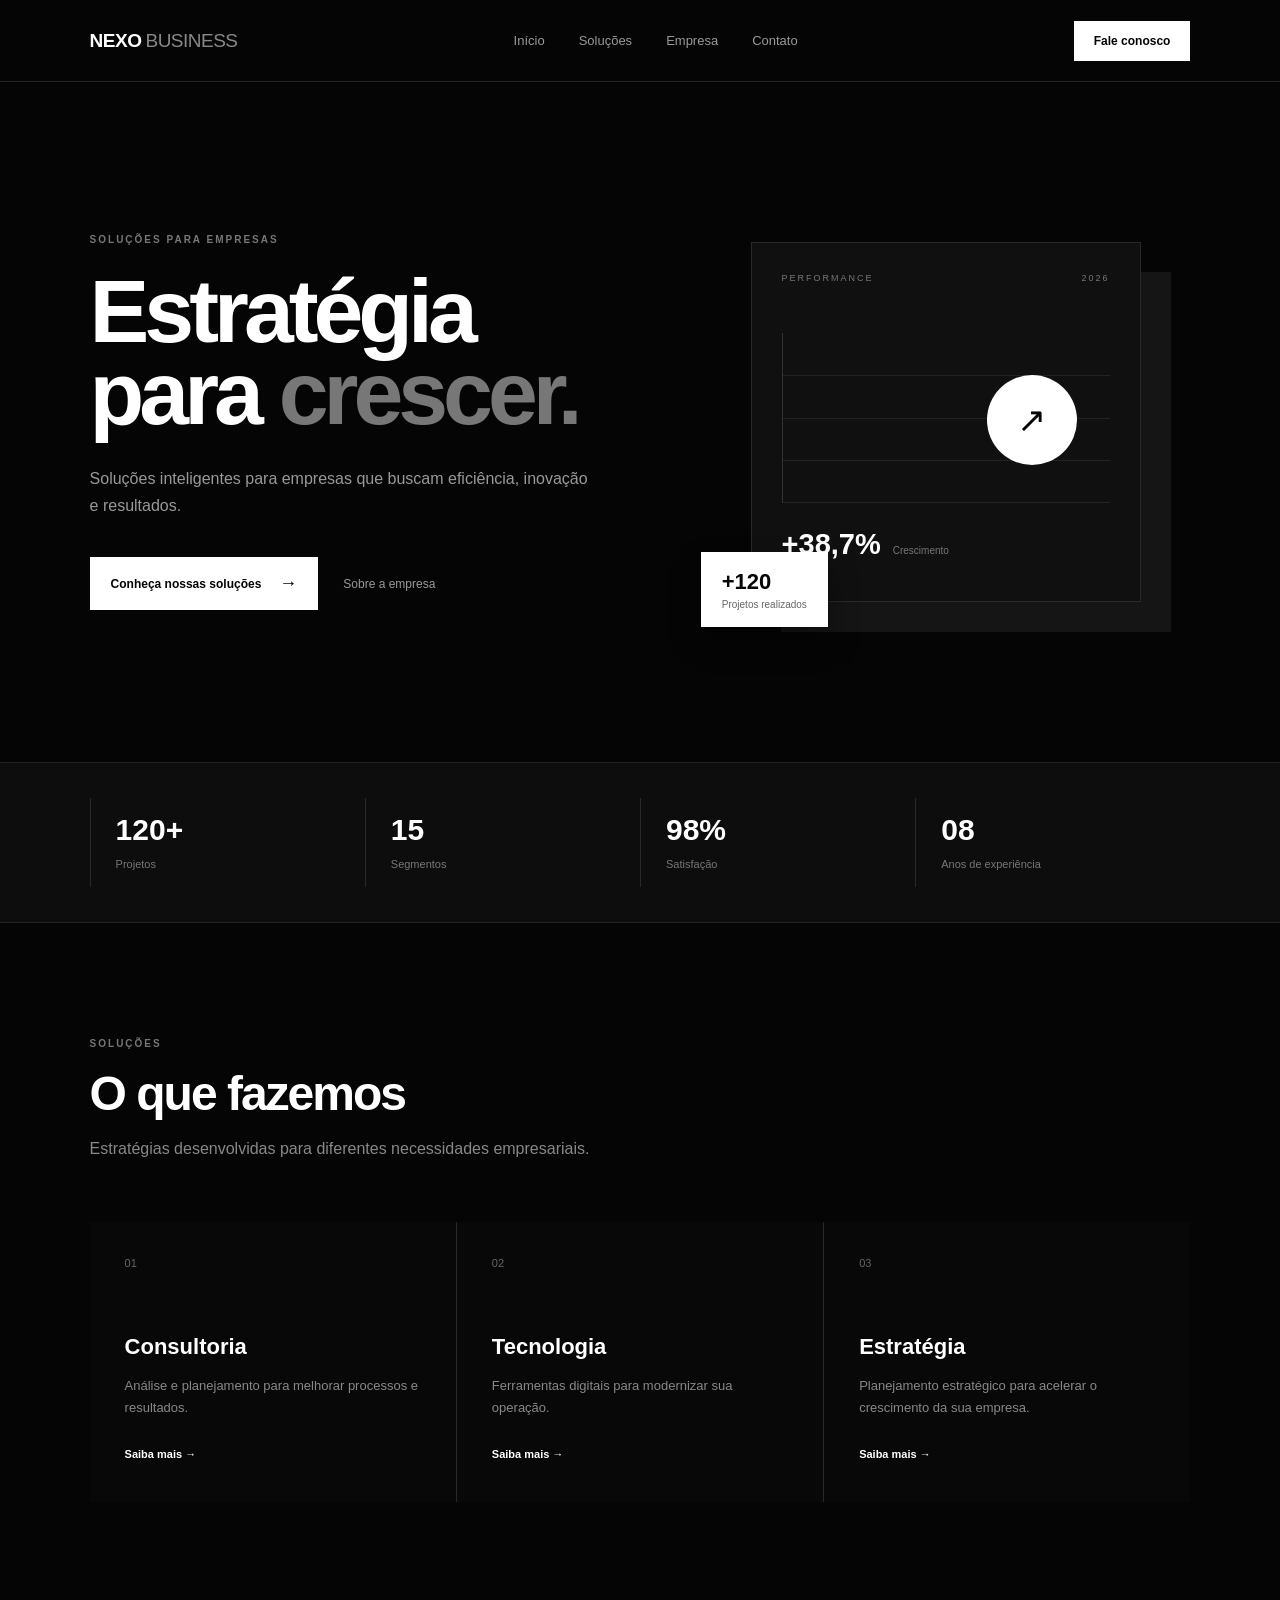
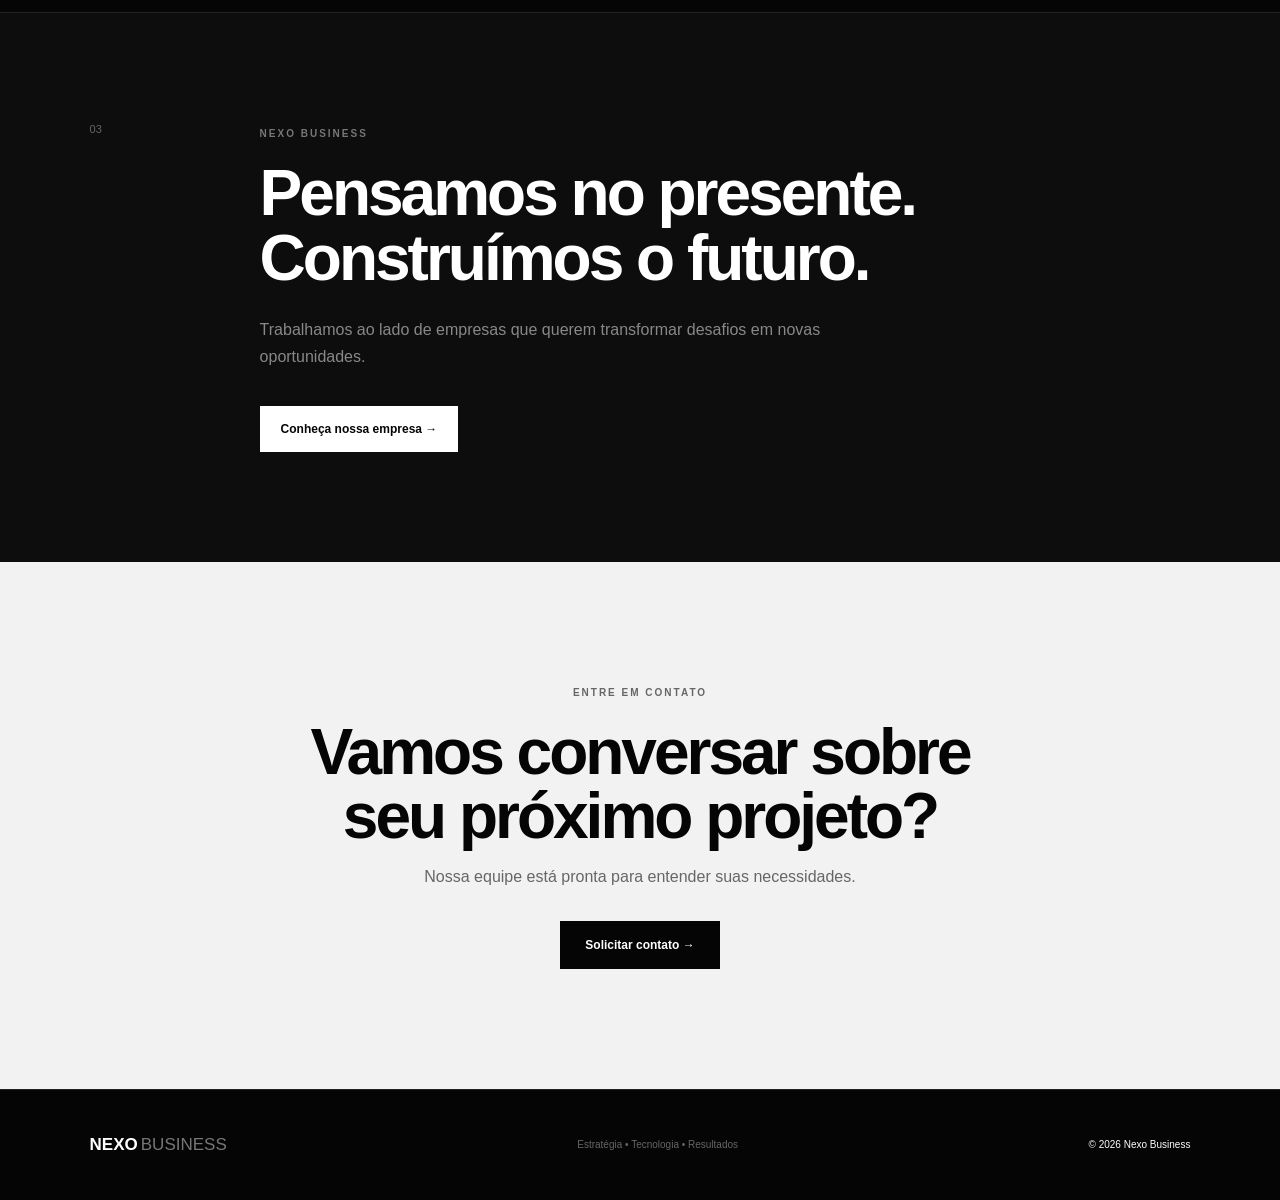
<file: empresarial.html>
<!DOCTYPE html><html lang="pt-BR">
<head>
    <meta charset="UTF-8">
    <meta name="viewport" content="width=device-width, initial-scale=1.0"><title>Nexo Business — Soluções Empresariais</title>

<link rel="stylesheet" href="empresarial.css">

</head><body><header class="business-header">

    <a href="#" class="business-logo">
        NEXO<span>BUSINESS</span>
    </a>

    <nav>
        <a href="#inicio">Início</a>
        <a href="#solucoes">Soluções</a>
        <a href="#empresa">Empresa</a>
        <a href="#contato">Contato</a>
    </nav>

    <a href="#contato" class="header-button">
        Fale conosco
    </a>

</header>


<main>

    <section class="business-hero" id="inicio">

        <div class="hero-left">

            <div class="business-tag">
                SOLUÇÕES PARA EMPRESAS
            </div>

            <h1>
                Estratégia para
                <span>crescer.</span>
            </h1>

            <p>
                Soluções inteligentes para empresas que
                buscam eficiência, inovação e resultados.
            </p>

            <div class="business-actions">

                <a href="#solucoes" class="business-primary">
                    Conheça nossas soluções
                    <span>→</span>
                </a>

                <a href="#empresa" class="business-secondary">
                    Sobre a empresa
                </a>

            </div>

        </div>


        <div class="hero-right">

            <div class="business-card">

                <div class="card-top">
                    <span>PERFORMANCE</span>
                    <span>2026</span>
                </div>

                <div class="chart">

                    <div class="chart-line line-1"></div>
                    <div class="chart-line line-2"></div>
                    <div class="chart-line line-3"></div>
                    <div class="chart-line line-4"></div>

                    <div class="chart-growth">
                        ↗
                    </div>

                </div>

                <div class="growth">
                    <strong>+38,7%</strong>
                    <span>Crescimento</span>
                </div>

            </div>

            <div class="floating-info">
                <strong>+120</strong>
                <span>Projetos realizados</span>
            </div>

        </div>

    </section>


    <section class="numbers">

        <div>
            <strong>120+</strong>
            <span>Projetos</span>
        </div>

        <div>
            <strong>15</strong>
            <span>Segmentos</span>
        </div>

        <div>
            <strong>98%</strong>
            <span>Satisfação</span>
        </div>

        <div>
            <strong>08</strong>
            <span>Anos de experiência</span>
        </div>

    </section>


    <section class="solutions" id="solucoes">

        <div class="section-title">

            <span>SOLUÇÕES</span>

            <h2>
                O que fazemos
            </h2>

            <p>
                Estratégias desenvolvidas para diferentes
                necessidades empresariais.
            </p>

        </div>


        <div class="solution-grid">

            <article>

                <div class="solution-number">
                    01
                </div>

                <h3>
                    Consultoria
                </h3>

                <p>
                    Análise e planejamento para melhorar
                    processos e resultados.
                </p>

                <a href="#contato">
                    Saiba mais →
                </a>

            </article>


            <article>

                <div class="solution-number">
                    02
                </div>

                <h3>
                    Tecnologia
                </h3>

                <p>
                    Ferramentas digitais para modernizar
                    sua operação.
                </p>

                <a href="#contato">
                    Saiba mais →
                </a>

            </article>


            <article>

                <div class="solution-number">
                    03
                </div>

                <h3>
                    Estratégia
                </h3>

                <p>
                    Planejamento estratégico para acelerar
                    o crescimento da sua empresa.
                </p>

                <a href="#contato">
                    Saiba mais →
                </a>

            </article>

        </div>

    </section>


    <section class="company" id="empresa">

        <div class="company-box">

            <div class="company-number">
                03
            </div>

            <div class="company-text">

                <span>
                    NEXO BUSINESS
                </span>

                <h2>
                    Pensamos no presente.
                    Construímos o futuro.
                </h2>

                <p>
                    Trabalhamos ao lado de empresas que
                    querem transformar desafios em novas
                    oportunidades.
                </p>

                <a href="#contato" class="business-primary">
                    Conheça nossa empresa →
                </a>

            </div>

        </div>

    </section>


    <section class="business-contact" id="contato">

        <span>
            ENTRE EM CONTATO
        </span>

        <h2>
            Vamos conversar sobre
            seu próximo projeto?
        </h2>

        <p>
            Nossa equipe está pronta para entender
            suas necessidades.
        </p>

        <a href="#" class="contact-button">
            Solicitar contato →
        </a>

    </section>

</main>


<footer>

    <div class="footer-logo">
        NEXO<span>BUSINESS</span>
    </div>

    <p>
        Estratégia • Tecnologia • Resultados
    </p>

    <div>
        © 2026 Nexo Business
    </div>

</footer>

</body>
</html>
</file>
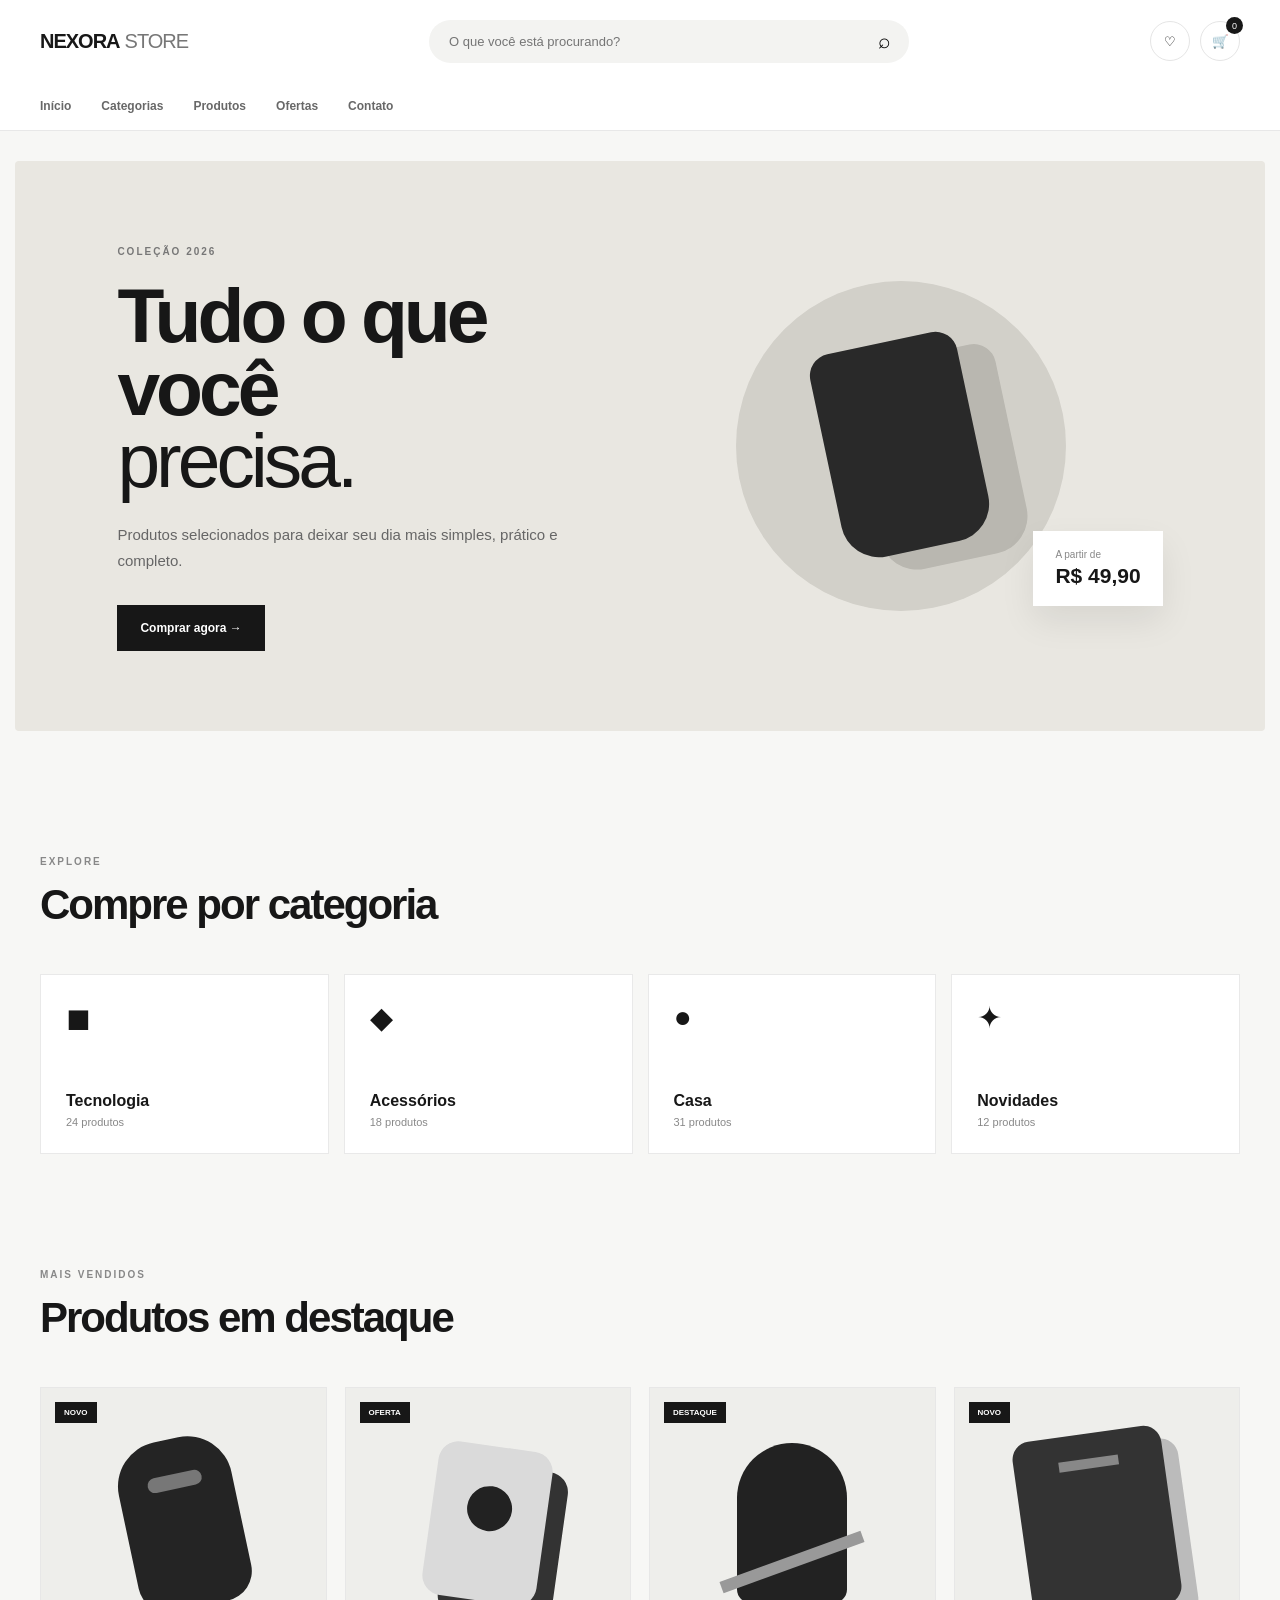
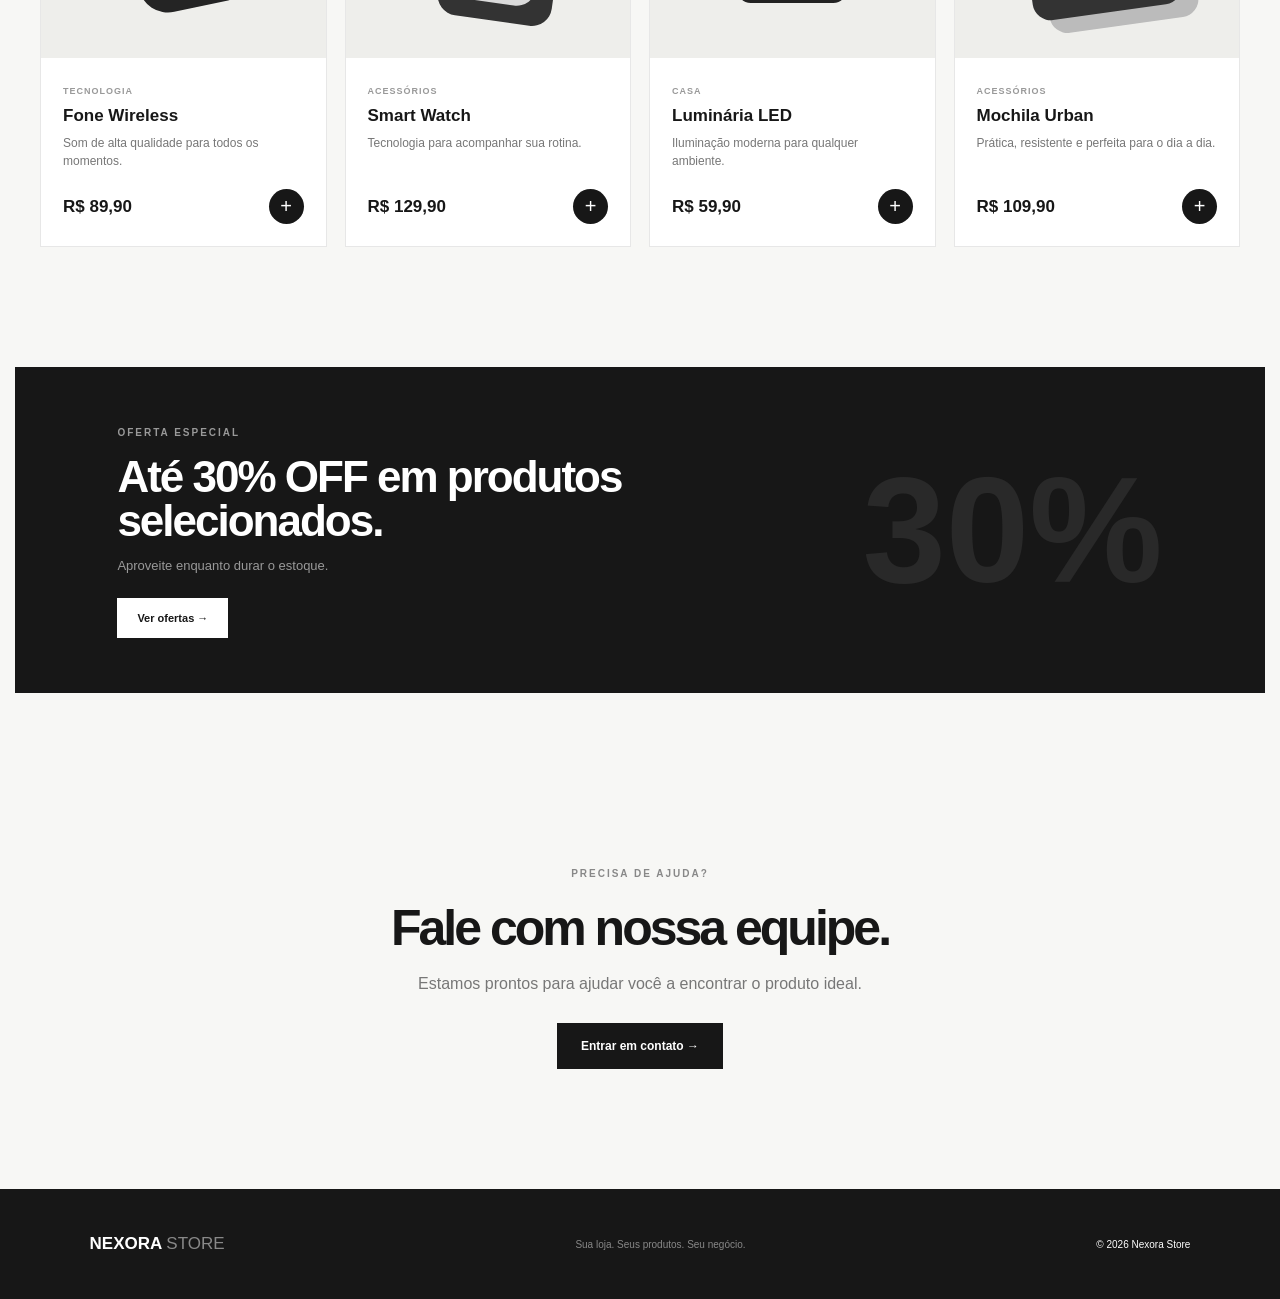
<file: Loja.html>
<!DOCTYPE html><html lang="pt-BR">
<head>
    <meta charset="UTF-8">
    <meta name="viewport" content="width=device-width, initial-scale=1.0"><title>Nexora Store — Sua loja online</title>

<link rel="stylesheet" href="loja.css">

</head><body><header class="store-header">

    <div class="store-top">

        <a href="#" class="store-logo">
            NEXORA<span>STORE</span>
        </a>

        <div class="store-search">
            <input
                type="text"
                placeholder="O que você está procurando?">

            <button>⌕</button>
        </div>

        <div class="store-actions">

            <button>♡</button>

            <button class="cart">
                🛒
                <span>0</span>
            </button>

        </div>

    </div>


    <nav class="store-nav">

        <a href="#inicio">Início</a>
        <a href="#categorias">Categorias</a>
        <a href="#produtos">Produtos</a>
        <a href="#ofertas">Ofertas</a>
        <a href="#contato">Contato</a>

    </nav>

</header>


<main>

    <!-- HERO -->

    <section class="store-hero" id="inicio">

        <div class="hero-copy">

            <span>COLEÇÃO 2026</span>

            <h1>
                Tudo o que você
                <strong>precisa.</strong>
            </h1>

            <p>
                Produtos selecionados para deixar seu dia
                mais simples, prático e completo.
            </p>

            <a href="#produtos" class="shop-button">
                Comprar agora →
            </a>

        </div>


        <div class="hero-product">

            <div class="product-circle">
                <div class="product-shape"></div>
            </div>

            <div class="hero-price">
                <small>A partir de</small>
                <strong>R$ 49,90</strong>
            </div>

        </div>

    </section>


    <!-- CATEGORIAS -->

    <section class="categories" id="categorias">

        <div class="store-section-title">

            <span>EXPLORE</span>

            <h2>
                Compre por categoria
            </h2>

        </div>


        <div class="category-grid">

            <a href="#produtos">
                <div class="category-icon">◼</div>
                <strong>Tecnologia</strong>
                <span>24 produtos</span>
            </a>

            <a href="#produtos">
                <div class="category-icon">◆</div>
                <strong>Acessórios</strong>
                <span>18 produtos</span>
            </a>

            <a href="#produtos">
                <div class="category-icon">●</div>
                <strong>Casa</strong>
                <span>31 produtos</span>
            </a>

            <a href="#produtos">
                <div class="category-icon">✦</div>
                <strong>Novidades</strong>
                <span>12 produtos</span>
            </a>

        </div>

    </section>


    <!-- PRODUTOS -->

    <section class="products" id="produtos">

        <div class="store-section-title">

            <span>MAIS VENDIDOS</span>

            <h2>
                Produtos em destaque
            </h2>

        </div>


        <div class="product-grid">

            <article class="store-product">

                <div class="product-image">

                    <span>NOVO</span>

                    <div class="product-object object-one"></div>

                </div>

                <div class="product-info">

                    <small>TECNOLOGIA</small>

                    <h3>
                        Fone Wireless
                    </h3>

                    <p>
                        Som de alta qualidade para
                        todos os momentos.
                    </p>

                    <div class="product-bottom">

                        <strong>
                            R$ 89,90
                        </strong>

                        <button>
                            +
                        </button>

                    </div>

                </div>

            </article>


            <article class="store-product">

                <div class="product-image">

                    <span>OFERTA</span>

                    <div class="product-object object-two"></div>

                </div>

                <div class="product-info">

                    <small>ACESSÓRIOS</small>

                    <h3>
                        Smart Watch
                    </h3>

                    <p>
                        Tecnologia para acompanhar
                        sua rotina.
                    </p>

                    <div class="product-bottom">

                        <strong>
                            R$ 129,90
                        </strong>

                        <button>
                            +
                        </button>

                    </div>

                </div>

            </article>


            <article class="store-product">

                <div class="product-image">

                    <span>DESTAQUE</span>

                    <div class="product-object object-three"></div>

                </div>

                <div class="product-info">

                    <small>CASA</small>

                    <h3>
                        Luminária LED
                    </h3>

                    <p>
                        Iluminação moderna para
                        qualquer ambiente.
                    </p>

                    <div class="product-bottom">

                        <strong>
                            R$ 59,90
                        </strong>

                        <button>
                            +
                        </button>

                    </div>

                </div>

            </article>


            <article class="store-product">

                <div class="product-image">

                    <span>NOVO</span>

                    <div class="product-object object-four"></div>

                </div>

                <div class="product-info">

                    <small>ACESSÓRIOS</small>

                    <h3>
                        Mochila Urban
                    </h3>

                    <p>
                        Prática, resistente e perfeita
                        para o dia a dia.
                    </p>

                    <div class="product-bottom">

                        <strong>
                            R$ 109,90
                        </strong>

                        <button>
                            +
                        </button>

                    </div>

                </div>

            </article>

        </div>

    </section>


    <!-- OFERTA -->

    <section class="offer" id="ofertas">

        <div>

            <span>OFERTA ESPECIAL</span>

            <h2>
                Até 30% OFF
                em produtos selecionados.
            </h2>

            <p>
                Aproveite enquanto durar o estoque.
            </p>

            <a href="#produtos">
                Ver ofertas →
            </a>

        </div>

        <div class="offer-number">
            30%
        </div>

    </section>


    <!-- CONTATO -->

    <section class="store-contact" id="contato">

        <span>PRECISA DE AJUDA?</span>

        <h2>
            Fale com nossa equipe.
        </h2>

        <p>
            Estamos prontos para ajudar você a encontrar
            o produto ideal.
        </p>

        <a href="#">
            Entrar em contato →
        </a>

    </section>

</main>


<footer>

    <div class="footer-logo">
        NEXORA<span>STORE</span>
    </div>

    <p>
        Sua loja. Seus produtos. Seu negócio.
    </p>

    <span>
        © 2026 Nexora Store
    </span>

</footer>

</body>
</html>
</file>
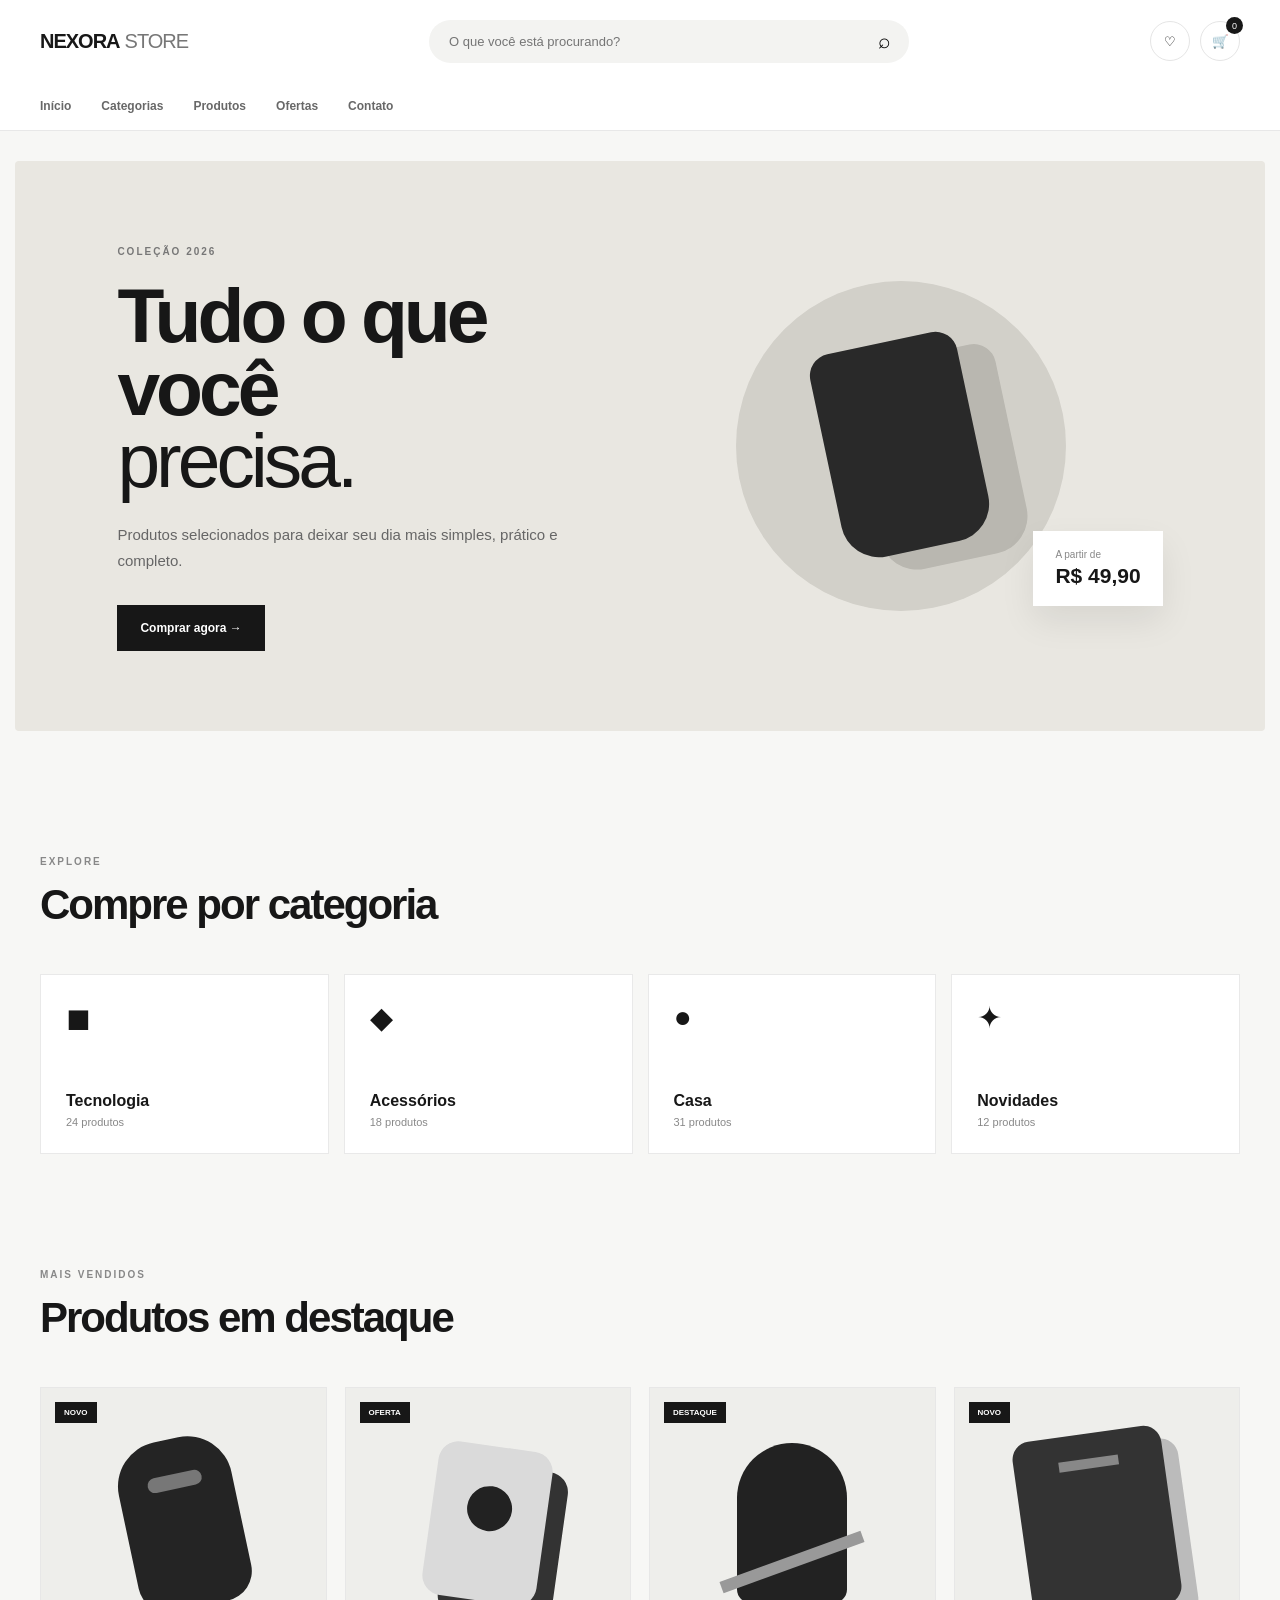
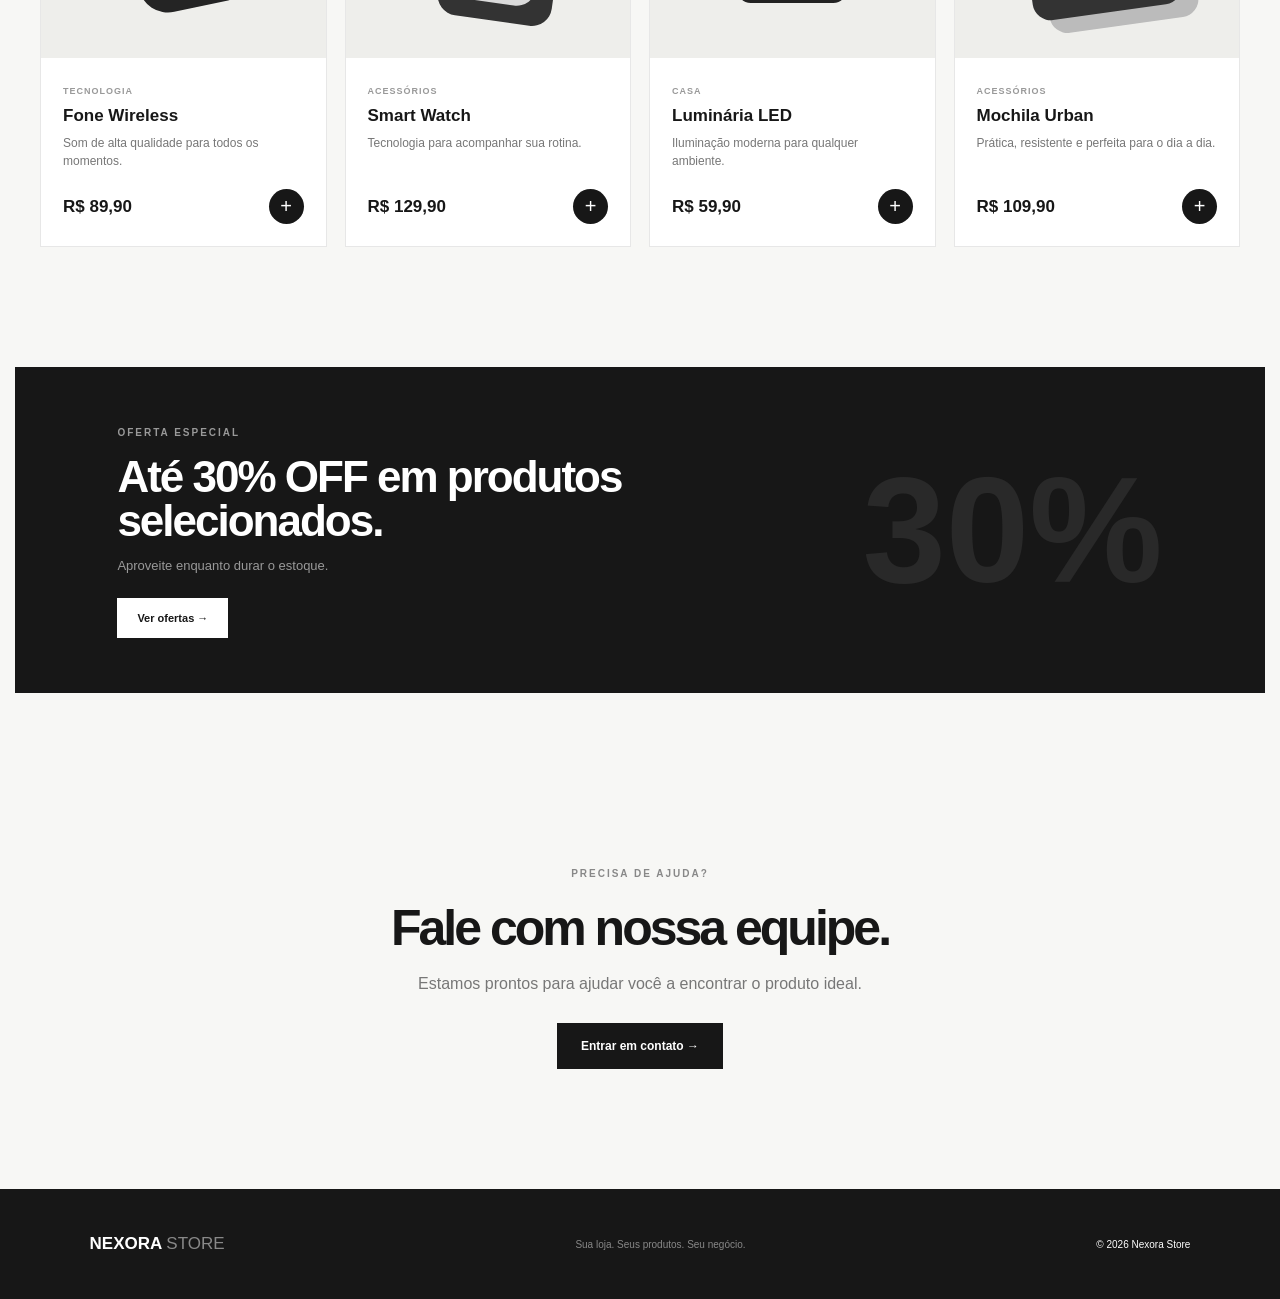
<file: loja.html>
<!DOCTYPE html><html lang="pt-BR">
<head>
    <meta charset="UTF-8">
    <meta name="viewport" content="width=device-width, initial-scale=1.0"><title>Nexora Store — Sua loja online</title>

<link rel="stylesheet" href="loja.css">

</head><body><header class="store-header">

    <div class="store-top">

        <a href="#" class="store-logo">
            NEXORA<span>STORE</span>
        </a>

        <div class="store-search">
            <input
                type="text"
                placeholder="O que você está procurando?">

            <button>⌕</button>
        </div>

        <div class="store-actions">

            <button>♡</button>

            <button class="cart">
                🛒
                <span>0</span>
            </button>

        </div>

    </div>


    <nav class="store-nav">

        <a href="#inicio">Início</a>
        <a href="#categorias">Categorias</a>
        <a href="#produtos">Produtos</a>
        <a href="#ofertas">Ofertas</a>
        <a href="#contato">Contato</a>

    </nav>

</header>


<main>

    <!-- HERO -->

    <section class="store-hero" id="inicio">

        <div class="hero-copy">

            <span>COLEÇÃO 2026</span>

            <h1>
                Tudo o que você
                <strong>precisa.</strong>
            </h1>

            <p>
                Produtos selecionados para deixar seu dia
                mais simples, prático e completo.
            </p>

            <a href="#produtos" class="shop-button">
                Comprar agora →
            </a>

        </div>


        <div class="hero-product">

            <div class="product-circle">
                <div class="product-shape"></div>
            </div>

            <div class="hero-price">
                <small>A partir de</small>
                <strong>R$ 49,90</strong>
            </div>

        </div>

    </section>


    <!-- CATEGORIAS -->

    <section class="categories" id="categorias">

        <div class="store-section-title">

            <span>EXPLORE</span>

            <h2>
                Compre por categoria
            </h2>

        </div>


        <div class="category-grid">

            <a href="#produtos">
                <div class="category-icon">◼</div>
                <strong>Tecnologia</strong>
                <span>24 produtos</span>
            </a>

            <a href="#produtos">
                <div class="category-icon">◆</div>
                <strong>Acessórios</strong>
                <span>18 produtos</span>
            </a>

            <a href="#produtos">
                <div class="category-icon">●</div>
                <strong>Casa</strong>
                <span>31 produtos</span>
            </a>

            <a href="#produtos">
                <div class="category-icon">✦</div>
                <strong>Novidades</strong>
                <span>12 produtos</span>
            </a>

        </div>

    </section>


    <!-- PRODUTOS -->

    <section class="products" id="produtos">

        <div class="store-section-title">

            <span>MAIS VENDIDOS</span>

            <h2>
                Produtos em destaque
            </h2>

        </div>


        <div class="product-grid">

            <article class="store-product">

                <div class="product-image">

                    <span>NOVO</span>

                    <div class="product-object object-one"></div>

                </div>

                <div class="product-info">

                    <small>TECNOLOGIA</small>

                    <h3>
                        Fone Wireless
                    </h3>

                    <p>
                        Som de alta qualidade para
                        todos os momentos.
                    </p>

                    <div class="product-bottom">

                        <strong>
                            R$ 89,90
                        </strong>

                        <button>
                            +
                        </button>

                    </div>

                </div>

            </article>


            <article class="store-product">

                <div class="product-image">

                    <span>OFERTA</span>

                    <div class="product-object object-two"></div>

                </div>

                <div class="product-info">

                    <small>ACESSÓRIOS</small>

                    <h3>
                        Smart Watch
                    </h3>

                    <p>
                        Tecnologia para acompanhar
                        sua rotina.
                    </p>

                    <div class="product-bottom">

                        <strong>
                            R$ 129,90
                        </strong>

                        <button>
                            +
                        </button>

                    </div>

                </div>

            </article>


            <article class="store-product">

                <div class="product-image">

                    <span>DESTAQUE</span>

                    <div class="product-object object-three"></div>

                </div>

                <div class="product-info">

                    <small>CASA</small>

                    <h3>
                        Luminária LED
                    </h3>

                    <p>
                        Iluminação moderna para
                        qualquer ambiente.
                    </p>

                    <div class="product-bottom">

                        <strong>
                            R$ 59,90
                        </strong>

                        <button>
                            +
                        </button>

                    </div>

                </div>

            </article>


            <article class="store-product">

                <div class="product-image">

                    <span>NOVO</span>

                    <div class="product-object object-four"></div>

                </div>

                <div class="product-info">

                    <small>ACESSÓRIOS</small>

                    <h3>
                        Mochila Urban
                    </h3>

                    <p>
                        Prática, resistente e perfeita
                        para o dia a dia.
                    </p>

                    <div class="product-bottom">

                        <strong>
                            R$ 109,90
                        </strong>

                        <button>
                            +
                        </button>

                    </div>

                </div>

            </article>

        </div>

    </section>


    <!-- OFERTA -->

    <section class="offer" id="ofertas">

        <div>

            <span>OFERTA ESPECIAL</span>

            <h2>
                Até 30% OFF
                em produtos selecionados.
            </h2>

            <p>
                Aproveite enquanto durar o estoque.
            </p>

            <a href="#produtos">
                Ver ofertas →
            </a>

        </div>

        <div class="offer-number">
            30%
        </div>

    </section>


    <!-- CONTATO -->

    <section class="store-contact" id="contato">

        <span>PRECISA DE AJUDA?</span>

        <h2>
            Fale com nossa equipe.
        </h2>

        <p>
            Estamos prontos para ajudar você a encontrar
            o produto ideal.
        </p>

        <a href="#">
            Entrar em contato →
        </a>

    </section>

</main>


<footer>

    <div class="footer-logo">
        NEXORA<span>STORE</span>
    </div>

    <p>
        Sua loja. Seus produtos. Seu negócio.
    </p>

    <span>
        © 2026 Nexora Store
    </span>

</footer>

</body>
</html>
</file>
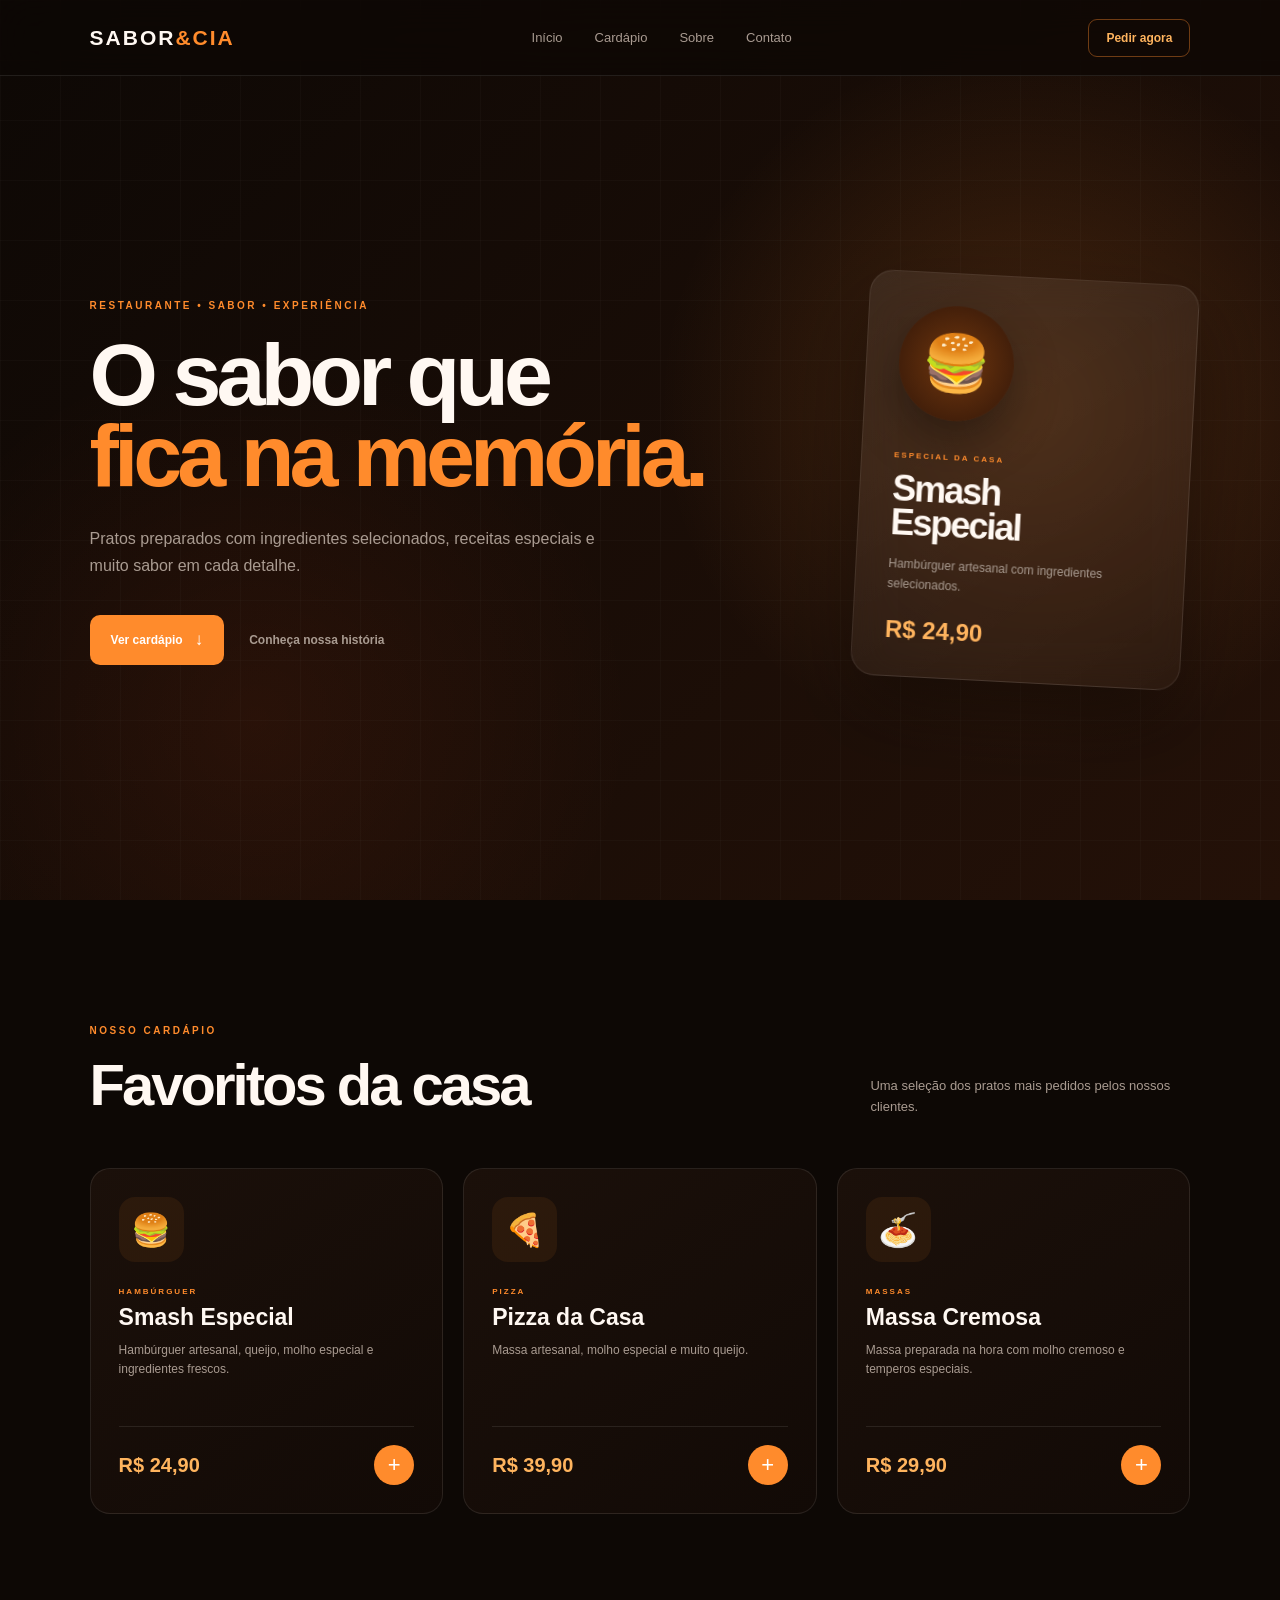
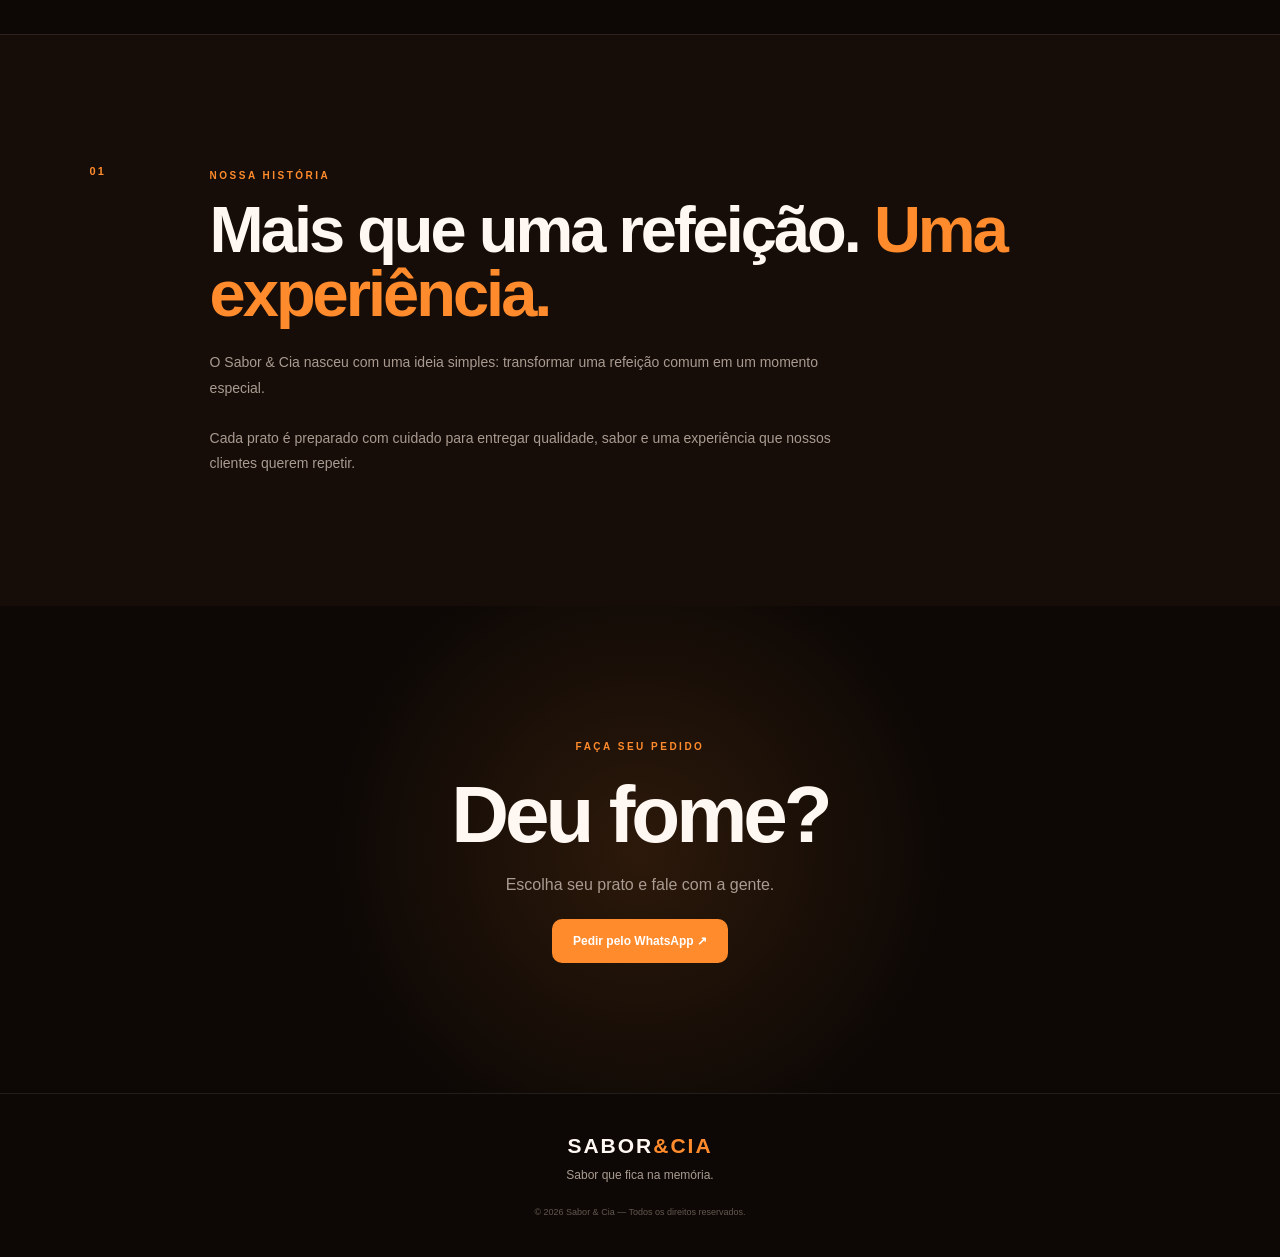
<file: restaurante.html>
<!DOCTYPE html>
<html lang="pt-BR">

<head>
    <meta charset="UTF-8">
    <meta name="viewport" content="width=device-width, initial-scale=1.0">

    <title>Sabor & Cia</title>

    <link rel="stylesheet" href="restaurante.css">
</head>

<body>

    <!-- HEADER -->

    <header class="header">

        <a href="#inicio" class="logo">
            SABOR<span>&CIA</span>
        </a>

        <nav class="nav">
            <a href="#inicio">Início</a>
            <a href="#cardapio">Cardápio</a>
            <a href="#sobre">Sobre</a>
            <a href="#contato">Contato</a>
        </nav>

        <a href="#cardapio" class="header-button">
            Pedir agora
        </a>

    </header>


    <!-- HERO -->

    <main>

        <section class="hero" id="inicio">

            <div class="hero-content">

                <span class="tag">
                    RESTAURANTE • SABOR • EXPERIÊNCIA
                </span>

                <h1>
                    O sabor que
                    <span>fica na memória.</span>
                </h1>

                <p>
                    Pratos preparados com ingredientes selecionados,
                    receitas especiais e muito sabor em cada detalhe.
                </p>

                <div class="hero-buttons">

                    <a href="#cardapio" class="primary-button">
                        Ver cardápio
                        <span>↓</span>
                    </a>

                    <a href="#sobre" class="secondary-button">
                        Conheça nossa história
                    </a>

                </div>

            </div>


            <div class="hero-card">

                <div class="food-circle">
                    🍔
                </div>

                <span>ESPECIAL DA CASA</span>

                <h2>
                    Smash<br>
                    Especial
                </h2>

                <p>
                    Hambúrguer artesanal com ingredientes
                    selecionados.
                </p>

                <strong>
                    R$ 24,90
                </strong>

            </div>

        </section>


        <!-- CARDÁPIO -->

        <section class="menu-section" id="cardapio">

            <div class="section-heading">

                <div>
                    <span class="tag">
                        NOSSO CARDÁPIO
                    </span>

                    <h2>
                        Favoritos da casa
                    </h2>
                </div>

                <p>
                    Uma seleção dos pratos mais pedidos
                    pelos nossos clientes.
                </p>

            </div>


            <div class="food-grid">

                <article class="food-card">

                    <div class="food-icon">
                        🍔
                    </div>

                    <span class="food-category">
                        HAMBÚRGUER
                    </span>

                    <h3>
                        Smash Especial
                    </h3>

                    <p>
                        Hambúrguer artesanal, queijo,
                        molho especial e ingredientes frescos.
                    </p>

                    <div class="food-footer">

                        <strong>
                            R$ 24,90
                        </strong>

                        <button onclick="pedir('Smash Especial')">
                            +
                        </button>

                    </div>

                </article>


                <article class="food-card">

                    <div class="food-icon">
                        🍕
                    </div>

                    <span class="food-category">
                        PIZZA
                    </span>

                    <h3>
                        Pizza da Casa
                    </h3>

                    <p>
                        Massa artesanal, molho especial
                        e muito queijo.
                    </p>

                    <div class="food-footer">

                        <strong>
                            R$ 39,90
                        </strong>

                        <button onclick="pedir('Pizza da Casa')">
                            +
                        </button>

                    </div>

                </article>


                <article class="food-card">

                    <div class="food-icon">
                        🍝
                    </div>

                    <span class="food-category">
                        MASSAS
                    </span>

                    <h3>
                        Massa Cremosa
                    </h3>

                    <p>
                        Massa preparada na hora com
                        molho cremoso e temperos especiais.
                    </p>

                    <div class="food-footer">

                        <strong>
                            R$ 29,90
                        </strong>

                        <button onclick="pedir('Massa Cremosa')">
                            +
                        </button>

                    </div>

                </article>

            </div>

        </section>


        <!-- SOBRE -->

        <section class="about-section" id="sobre">

            <div class="about-number">
                01
            </div>

            <div class="about-content">

                <span class="tag">
                    NOSSA HISTÓRIA
                </span>

                <h2>
                    Mais que uma refeição.
                    <span>Uma experiência.</span>
                </h2>

                <p>
                    O Sabor & Cia nasceu com uma ideia simples:
                    transformar uma refeição comum em um momento
                    especial.
                </p>

                <p>
                    Cada prato é preparado com cuidado para
                    entregar qualidade, sabor e uma experiência
                    que nossos clientes querem repetir.
                </p>

            </div>

        </section>


        <!-- CONTATO -->

        <section class="contact-section" id="contato">

            <span class="tag">
                FAÇA SEU PEDIDO
            </span>

            <h2>
                Deu fome?
            </h2>

            <p>
                Escolha seu prato e fale com a gente.
            </p>

            <button
                class="primary-button"
                onclick="pedir('pedido')">

                Pedir pelo WhatsApp ↗

            </button>

        </section>

    </main>


    <!-- FOOTER -->

    <footer>

        <div class="logo">
            SABOR<span>&CIA</span>
        </div>

        <p>
            Sabor que fica na memória.
        </p>

        <small>
            © 2026 Sabor & Cia — Todos os direitos reservados.
        </small>

    </footer>


    <script>

        function pedir(produto) {

            const numero = "5571999999999";

            const mensagem =
                "Olá! Gostaria de fazer um pedido no Sabor & Cia.%0A%0A" +
                "Produto: " + produto;

            window.open(
                "https://wa.me/" +
                numero +
                "?text=" +
                mensagem,
                "_blank"
            );

        }

    </script>

</body>

</html>
</file>
<file: estilo.css>
/* =========================
   NEXORA — ESTILO.CSS
========================= */

:root {
    --bg: #050608;
    --bg-soft: #090b0f;
    --card: #0c0f14;
    --text: #f5f7fa;
    --muted: #8b929e;
    --line: rgba(255,255,255,.09);
    --accent: #1683ff;
    --radius: 22px;
    --transition: .35s cubic-bezier(.2,.8,.2,1);
}

body.light {
    --bg: #f5f6f8;
    --bg-soft: #ffffff;
    --card: #ffffff;
    --text: #111318;
    --muted: #69717d;
    --line: rgba(0,0,0,.09);
}

/* RESET */

* {
    margin: 0;
    padding: 0;
    box-sizing: border-box;
}

html {
    scroll-behavior: smooth;
}

body {
    background: var(--bg);
    color: var(--text);
    font-family: Arial, Helvetica, sans-serif;
    overflow-x: hidden;
    transition: background .4s ease, color .4s ease;
}

button,
input {
    font: inherit;
}

button {
    cursor: pointer;
}

a {
    color: inherit;
    text-decoration: none;
}


/* =========================
   HEADER
========================= */

.header {
    height: 76px;
    position: fixed;
    top: 0;
    left: 0;
    right: 0;
    z-index: 100;
    padding: 0 6%;
    display: flex;
    align-items: center;
    justify-content: space-between;

    background: rgba(5,6,8,.55);
    backdrop-filter: blur(20px);

    border-bottom: 1px solid var(--line);
}

body.light .header {
    background: rgba(245,246,248,.75);
}

.logo {
    font-size: 23px;
    font-weight: 900;
    letter-spacing: 3px;
}

.logo span,
.footer-brand span {
    color: var(--accent);
}

.desktop-nav {
    display: flex;
    gap: 35px;
    margin-left: auto;
    margin-right: 35px;
}

.desktop-nav a {
    color: var(--muted);
    font-size: 13px;
    transition: color var(--transition);
}

.desktop-nav a:hover {
    color: var(--text);
}

.header-actions {
    display: flex;
    gap: 10px;
}

.theme-button {
    width: 42px;
    height: 42px;

    border: 1px solid var(--line);
    border-radius: 50%;

    background: var(--card);
    color: var(--text);

    font-size: 18px;

    transition: transform var(--transition);
}

.theme-button:hover {
    transform: rotate(25deg);
}

.menu-button {
    width: 46px;
    height: 42px;

    border: 1px solid var(--line);
    border-radius: 12px;

    background: var(--card);

    display: flex;
    flex-direction: column;
    align-items: center;
    justify-content: center;

    gap: 5px;
}

.menu-button span {
    width: 17px;
    height: 2px;
    background: var(--text);
}


/* =========================
   MENU MOBILE
========================= */

.mobile-menu {
    position: fixed;
    z-index: 300;

    top: 0;
    right: -100%;

    width: min(390px, 88%);
    height: 100vh;

    padding: 28px;

    background: var(--bg-soft);

    border-left: 1px solid var(--line);

    transition: right .45s cubic-bezier(.2,.8,.2,1);
}

.mobile-menu.active {
    right: 0;
}

.mobile-menu-top {
    display: flex;
    justify-content: space-between;
    align-items: center;

    padding-bottom: 35px;

    border-bottom: 1px solid var(--line);
}

.mobile-menu-top > span {
    font-weight: 900;
    letter-spacing: 2px;
}

.mobile-menu-top span span {
    color: var(--accent);
}

.mobile-menu-top button {
    width: 38px;
    height: 38px;

    border: none;
    border-radius: 50%;

    background: var(--card);
    color: var(--text);

    font-size: 25px;
}

.mobile-menu nav {
    margin-top: 35px;
}

.mobile-menu nav a {
    display: flex;
    align-items: center;

    gap: 18px;

    padding: 20px 0;

    border-bottom: 1px solid var(--line);

    font-size: 25px;
    font-weight: 700;
}

.mobile-menu nav a span {
    color: var(--accent);
    font-size: 10px;
}

.mobile-menu-footer {
    position: absolute;
    bottom: 30px;

    color: var(--muted);
    font-size: 12px;
}

.overlay {
    position: fixed;
    inset: 0;

    z-index: 250;

    background: rgba(0,0,0,.7);

    opacity: 0;
    visibility: hidden;

    transition: opacity var(--transition);
}

.overlay.active {
    opacity: 1;
    visibility: visible;
}


/* =========================
   HERO
========================= */

.hero {
    min-height: 100svh;

    padding: 150px 7% 80px;

    position: relative;

    display: flex;
    align-items: center;

    overflow: hidden;
}

.hero-background {
    position: absolute;
    inset: 0;

    pointer-events: none;
}

.grid-lines {
    position: absolute;
    inset: 0;

    background-image:
        linear-gradient(
            rgba(255,255,255,.025) 1px,
            transparent 1px
        ),
        linear-gradient(
            90deg,
            rgba(255,255,255,.025) 1px,
            transparent 1px
        );

    background-size: 60px 60px;
}

.hero-orb {
    position: absolute;

    border-radius: 50%;

    filter: blur(100px);

    opacity: .18;
}

.orb-one {
    width: 350px;
    height: 350px;

    background: var(--accent);

    top: 10%;
    right: 12%;
}

.orb-two {
    width: 200px;
    height: 200px;

    background: #7c3aed;

    bottom: 5%;
    left: 10%;

    opacity: .08;
}

.hero-content {
    max-width: 650px;

    position: relative;
    z-index: 2;
}

.hero-label {
    display: inline-flex;
    align-items: center;

    gap: 9px;

    padding: 8px 13px;

    border: 1px solid var(--line);
    border-radius: 50px;

    color: var(--muted);

    background: rgba(255,255,255,.025);

    font-size: 10px;
    letter-spacing: 1.5px;
    font-weight: 800;
}

.status-dot {
    width: 6px;
    height: 6px;

    border-radius: 50%;

    background: #35d47b;

    box-shadow: 0 0 12px #35d47b;
}

.hero h1 {
    margin-top: 28px;

    font-size: clamp(48px, 9vw, 88px);

    line-height: .96;

    letter-spacing: -4px;

    font-weight: 800;
}

.hero h1 span {
    color: var(--accent);
}

.hero p {
    margin-top: 27px;

    max-width: 560px;

    color: var(--muted);

    font-size: 17px;

    line-height: 1.7;
}

.hero-buttons {
    display: flex;
    align-items: center;

    gap: 22px;

    margin-top: 35px;
}

.primary-button {
    display: inline-flex;
    align-items: center;
    justify-content: center;

    gap: 16px;

    padding: 14px 19px;

    border: none;
    border-radius: 12px;

    background: var(--accent);
    color: white;

    font-size: 13px;
    font-weight: 800;

    transition:
        transform var(--transition),
        box-shadow var(--transition);
}

.primary-button:hover {
    transform: translateY(-3px);

    box-shadow:
        0 15px 35px rgba(22,131,255,.3);
}

.primary-button span {
    font-size: 17px;
}

.text-button {
    display: inline-flex;
    align-items: center;

    gap: 10px;

    color: var(--muted);

    font-size: 13px;
    font-weight: 700;

    transition: color var(--transition);
}

.text-button:hover {
    color: var(--text);
}


/* =========================
   HERO VISUAL
========================= */

.hero-visual {
    position: absolute;

    right: 5%;

    width: 470px;
    height: 430px;

    display: flex;
    align-items: center;
    justify-content: center;

    transform: rotate(-4deg);
}

.visual-window {
    width: 390px;
    height: 290px;

    border: 1px solid var(--line);
    border-radius: 18px;

    background: rgba(10,13,18,.82);

    backdrop-filter: blur(20px);

    box-shadow:
        0 40px 100px rgba(0,0,0,.5);

    overflow: hidden;
}

.window-top {
    height: 40px;

    padding: 0 15px;

    display: flex;
    align-items: center;
    justify-content: space-between;

    border-bottom: 1px solid var(--line);

    color: var(--muted);

    font-size: 8px;
}

.window-dots {
    display: flex;
    gap: 5px;
}

.window-dots i {
    width: 6px;
    height: 6px;

    border-radius: 50%;

    background: var(--muted);

    opacity: .4;
}

.visual-content {
    padding: 35px;

    height: calc(100% - 40px);

    display: flex;
    flex-direction: column;
    justify-content: center;
}

.visual-content small {
    color: var(--accent);

    font-size: 8px;

    letter-spacing: 2px;
}

.visual-content strong {
    margin-top: 12px;

    font-size: 35px;

    line-height: .95;

    letter-spacing: -2px;
}

.visual-content em {
    color: var(--accent);

    font-style: normal;
}

.visual-line {
    width: 65px;
    height: 2px;

    margin-top: 20px;

    background: var(--accent);
}

.floating-element {
    position: absolute;

    display: flex;
    align-items: center;
    justify-content: center;

    border: 1px solid var(--line);

    background: rgba(10,13,18,.85);

    backdrop-filter: blur(15px);

    border-radius: 14px;

    box-shadow:
        0 20px 40px rgba(0,0,0,.35);
}

.element-one {
    width: 70px;
    height: 70px;

    top: 8%;
    right: 3%;

    color: var(--accent);

    font-size: 10px;
    font-weight: 800;

    letter-spacing: 2px;
}

.element-two {
    width: 55px;
    height: 55px;

    bottom: 8%;
    left: 7%;

    font-size: 20px;

    color: var(--accent);
}

.scroll-indicator {
    position: absolute;

    bottom: 30px;
    left: 7%;

    display: flex;
    align-items: center;

    gap: 10px;

    color: var(--muted);

    font-size: 8px;

    letter-spacing: 2px;
}

.scroll-indicator span {
    width: 25px;
    height: 1px;

    background: var(--muted);
}


/* =========================
   INTRO
========================= */

.intro {
    padding: 120px 7%;

    display: grid;

    grid-template-columns: 80px 1fr;

    gap: 50px;

    border-top: 1px solid var(--line);
}

.intro-number,
.about-number {
    color: var(--accent);

    font-size: 11px;

    font-weight: 800;

    letter-spacing: 2px;
}

.intro-content {
    max-width: 800px;
}

.section-tag {
    color: var(--accent);

    font-size: 10px;

    letter-spacing: 2px;

    font-weight: 800;
}

.intro h2 {
    margin-top: 15px;

    font-size: clamp(35px, 6vw, 60px);

    line-height: 1;

    letter-spacing: -2px;
}

.intro p {
    max-width: 600px;

    margin-top: 25px;

    color: var(--muted);

    line-height: 1.7;
}


/* =========================
   PRODUTOS
========================= */

.products {
    padding: 110px 7%;

    background: var(--bg-soft);
}

.section-header {
    display: flex;
    justify-content: space-between;
    align-items: end;

    gap: 30px;

    margin-bottom: 50px;
}

.section-header h2 {
    margin-top: 12px;

    font-size: clamp(38px, 6vw, 60px);

    letter-spacing: -3px;

    line-height: 1;
}

.section-header > p {
    max-width: 310px;

    color: var(--muted);

    line-height: 1.6;

    font-size: 13px;
}

.products-grid {
    display: grid;

    grid-template-columns: repeat(2, 1fr);

    gap: 22px;
}

.product-card {
    border: 1px solid var(--line);

    border-radius: var(--radius);

    background: var(--card);

    overflow: hidden;

    transition:
        transform var(--transition),
        border-color var(--transition);
}

.product-card:hover {
    transform: translateY(-7px);

    border-color: rgba(22,131,255,.4);
}

.product-image {
    height: 310px;

    padding: 30px;

    position: relative;

    overflow: hidden;

    display: flex;
    align-items: center;
    justify-content: center;
}

.restaurant {
    background:
        linear-gradient(135deg,#21120c,#754027);
}

.barber {
    background:
        linear-gradient(135deg,#101116,#363940);
}

.corporate {
    background:
        linear-gradient(135deg,#071521,#155a91);
}

.store {
    background:
        linear-gradient(135deg,#17101f,#593178);
}

.mini-browser {
    width: 82%;
    height: 78%;

    border: 1px solid rgba(255,255,255,.15);

    border-radius: 13px;

    background: rgba(8,10,14,.85);

    box-shadow:
        0 25px 50px rgba(0,0,0,.35);

    overflow: hidden;

    transition: transform var(--transition);
}

.product-card:hover .mini-browser {
    transform: translateY(-5px);
}

.mini-header {
    height: 35px;

    padding: 0 12px;

    display: flex;
    align-items: center;
    justify-content: space-between;

    border-bottom:
        1px solid rgba(255,255,255,.08);

    color: white;

    font-size: 7px;

    letter-spacing: 1px;
}

.mini-header span {
    opacity: .45;
}

.mini-hero {
    padding: 30px 20px;
}

.mini-hero small {
    color: #62adff;

    font-size: 7px;

    letter-spacing: 1.5px;
}

.mini-hero strong {
    display: block;

    margin-top: 10px;

    color: white;

    font-size: 22px;

    line-height: .95;
}

.mini-hero button {
    margin-top: 17px;

    padding: 7px 10px;

    border: none;

    border-radius: 5px;

    background: var(--accent);

    color: white;

    font-size: 7px;

    font-weight: 700;
}

.preview-label {
    position: absolute;

    top: 20px;
    right: 20px;

    padding: 6px 9px;

    border: 1px solid rgba(255,255,255,.15);

    border-radius: 50px;

    background: rgba(0,0,0,.2);

    color: rgba(255,255,255,.7);

    font-size: 7px;
}

.product-info {
    padding: 25px;
}

.product-category {
    color: var(--accent);

    font-size: 9px;

    font-weight: 800;

    letter-spacing: 1.5px;
}

.product-info h3 {
    margin-top: 7px;

    font-size: 26px;
}

.product-info p {
    margin-top: 8px;

    color: var(--muted);

    font-size: 13px;

    line-height: 1.6;
}

.product-footer {
    margin-top: 25px;

    padding-top: 20px;

    border-top: 1px solid var(--line);

    display: flex;
    align-items: center;
    justify-content: space-between;
}

.product-footer small {
    display: block;

    color: var(--muted);

    font-size: 9px;
}

.product-footer strong {
    display: block;

    margin-top: 3px;

    font-size: 23px;
}

.product-button {
    width: 45px;
    height: 45px;

    border: none;
    border-radius: 50%;

    background: var(--accent);
    color: white;

    font-size: 18px;

    display: flex;
    align-items: center;
    justify-content: center;

    transition: transform var(--transition);
}

.product-button:hover {
    transform: rotate(-45deg);
}

.product-button:hover {
    transform: rotate(-45deg);
}


/* =========================
   SOBRE
========================= */

.about {
    padding: 130px 7%;

    display: grid;

    grid-template-columns: 80px 1fr;

    gap: 50px;
}

.about-content {
    max-width: 800px;
}

.about h2 {
    margin-top: 15px;

    font-size: clamp(38px, 6vw, 65px);

    line-height: .98;

    letter-spacing: -3px;
}

.about p {
    max-width: 600px;

    margin: 25px 0;

    color: var(--muted);

    line-height: 1.7;
}


/* =========================
   CTA
========================= */

.cta {
    padding: 100px 7%;

    background: var(--bg-soft);
}

.cta-content {
    max-width: 900px;

    padding: 70px 50px;

    border: 1px solid var(--line);

    border-radius: 25px;

    background:
        linear-gradient(
            120deg,
            var(--card),
            transparent
        );
}

.cta h2 {
    max-width: 700px;

    margin: 15px 0;

    font-size: clamp(40px,7vw,72px);

    line-height: .95;

    letter-spacing: -3px;
}

.cta p {
    max-width: 550px;

    margin-bottom: 30px;

    color: var(--muted);

    line-height: 1.6;
}


/* =========================
   MODAL
========================= */

.modal {
    position: fixed;

    inset: 0;

    z-index: 500;

    display: flex;
    align-items: center;
    justify-content: center;

    padding: 20px;

    background: rgba(0,0,0,.75);

    opacity: 0;

    visibility: hidden;

    transition: opacity var(--transition);
}

.modal.active {
    opacity: 1;

    visibility: visible;
}

.modal-box {
    width: min(440px,100%);

    padding: 35px;

    position: relative;

    border: 1px solid var(--line);

    border-radius: 22px;

    background: var(--bg-soft);
}

.modal-close {
    position: absolute;

    top: 18px;
    right: 20px;

    width: 35px;
    height: 35px;

    border: none;

    border-radius: 50%;

    background: var(--card);

    color: var(--text);

    font-size: 22px;
}

.modal h2 {
    margin-top: 12px;

    font-size: 32px;
}

.modal-box > p {
    margin-top: 8px;

    color: var(--muted);
}

.modal-price {
    margin: 22px 0;

    color: var(--muted);
}

.modal-price strong {
    color: var(--text);

    font-size: 32px;
}

.modal-box label {
    display: block;

    margin: 15px 0 7px;

    color: var(--muted);

    font-size: 11px;
}

.modal-box input {
    width: 100%;

    padding: 14px;

    border: 1px solid var(--line);

    border-radius: 10px;

    outline: none;

    background: var(--card);

    color: var(--text);
}

.modal-submit {
    width: 100%;

    margin-top: 20px;
}


/* =========================
   FOOTER
========================= */

.footer {
    padding: 45px 7% 30px;

    border-top: 1px solid var(--line);

    color: var(--muted);
}

.footer-brand {
    color: var(--text);

    font-size: 21px;

    font-weight: 900;

    letter-spacing: 2px;
}

.footer p {
    margin-top: 8px;

    font-size: 12px;
}

.footer-bottom {
    margin-top: 35px;

    padding-top: 20px;

    border-top: 1px solid var(--line);

    display: flex;
    justify-content: space-between;

    font-size: 9px;
}


/* =========================
   RESPONSIVO
========================= */

@media (max-width: 1050px) {

    .desktop-nav {
        display: none;
    }

    .hero-visual {
        opacity: .35;

        right: -120px;
    }
}


@media (max-width: 700px) {

    .header {
        padding: 0 5%;
    }

    .hero {
        padding: 125px 5% 80px;

        min-height: 100svh;
    }

    .hero h1 {
        font-size: clamp(45px,14vw,68px);

        letter-spacing: -3px;
    }

    .hero p {
        font-size: 15px;
    }

    .hero-buttons {
        align-items: flex-start;

        flex-direction: column;

        gap: 20px;
    }

    .hero-visual {
        display: none;
    }

    .scroll-indicator {
        display: none;
    }

    .intro,
    .about {
        grid-template-columns: 1fr;

        gap: 20px;

        padding: 85px 5%;
    }

    .section-header {
        align-items: flex-start;

        flex-direction: column;
    }

    .products {
        padding: 85px 5%;
    }

    .products-grid {
        grid-template-columns: 1fr;
    }

    .product-image {
        height: 270px;
    }

    .cta {
        padding: 70px 5%;
    }

    .cta-content {
        padding: 45px 25px;
    }

    .footer {
        padding: 40px 5% 25px;
    }

    .footer-bottom {
        flex-direction: column;

        gap: 8px;
    }
}
</file>
<file: barbearia.css>
:root {
    --bg: #080808;
    --bg2: #101010;
    --card: #151515;
    --text: #f5f5f5;
    --muted: #929292;
    --gold: #c9a45c;
    --gold-light: #e5c982;
    --line: rgba(255,255,255,.09);
}

* {
    margin: 0;
    padding: 0;
    box-sizing: border-box;
}

html {
    scroll-behavior: smooth;
}

body {
    background: var(--bg);
    color: var(--text);
    font-family: Arial, Helvetica, sans-serif;
    overflow-x: hidden;
}

a {
    color: inherit;
    text-decoration: none;
}

button,
input,
select {
    font-family: inherit;
}


/* =========================
   HEADER
========================= */

.header {
    position: fixed;
    top: 0;
    left: 0;
    right: 0;

    height: 78px;

    padding: 0 7%;

    display: flex;
    align-items: center;
    justify-content: space-between;

    z-index: 100;

    background: rgba(8,8,8,.92);

    backdrop-filter: blur(18px);

    border-bottom: 1px solid var(--line);
}

.logo {
    font-size: 20px;
    font-weight: 900;
    letter-spacing: 3px;
}

.logo span {
    color: var(--gold);
}

.desktop-menu {
    display: flex;
    align-items: center;
    gap: 30px;
}

.desktop-menu a {
    color: #999;
    font-size: 12px;
    transition: .3s;
}

.desktop-menu a:hover {
    color: var(--gold);
}

.header-actions {
    display: flex;
    align-items: center;
    gap: 12px;
}

.schedule-button {
    padding: 11px 17px;

    border: 1px solid var(--gold);

    color: var(--gold);

    font-size: 11px;

    font-weight: bold;

    transition: .3s;
}

.schedule-button:hover {
    background: var(--gold);
    color: #080808;
}

.menu-mobile {
    display: none;

    width: 42px;
    height: 42px;

    border: 1px solid var(--line);

    background: transparent;

    color: var(--gold);

    font-size: 21px;

    cursor: pointer;
}


/* =========================
   MENU MOBILE
========================= */

.mobile-menu {
    display: none;

    position: fixed;

    top: 78px;
    left: 0;
    right: 0;

    z-index: 99;

    padding: 25px;

    background: #0b0b0b;

    border-bottom: 1px solid var(--line);

    box-shadow: 0 20px 40px rgba(0,0,0,.5);
}

.mobile-menu.ativo {
    display: flex;

    flex-direction: column;

    gap: 18px;
}

.mobile-menu a {
    padding: 12px 0;

    color: #aaa;

    font-size: 13px;

    border-bottom: 1px solid var(--line);
}

.mobile-menu a:hover {
    color: var(--gold);
}


/* =========================
   HERO
========================= */

.hero {
    min-height: 100vh;

    padding: 150px 7% 80px;

    display: flex;
    align-items: center;
    justify-content: space-between;

    gap: 60px;

    position: relative;
    overflow: hidden;

    background:
        radial-gradient(
            circle at 75% 50%,
            rgba(201,164,92,.12),
            transparent 35%
        ),
        #080808;
}

.hero::after {
    content: "";

    position: absolute;

    width: 500px;
    height: 500px;

    right: -200px;
    top: 100px;

    border: 1px solid rgba(201,164,92,.12);

    border-radius: 50%;

    pointer-events: none;
}

.hero-content {
    max-width: 720px;

    position: relative;

    z-index: 2;

    animation: appear .8s ease;
}

@keyframes appear {

    from {
        opacity: 0;
        transform: translateY(25px);
    }

    to {
        opacity: 1;
        transform: translateY(0);
    }

}

.eyebrow {
    color: var(--gold);

    font-size: 9px;

    letter-spacing: 3px;

    font-weight: bold;
}

.hero h1 {
    margin-top: 25px;

    font-size: clamp(58px, 9vw, 100px);

    line-height: .88;

    letter-spacing: -5px;
}

.hero h1 span {
    color: var(--gold);
}

.hero-content > p {
    max-width: 530px;

    margin-top: 30px;

    color: var(--muted);

    line-height: 1.8;

    font-size: 14px;
}

.hero-actions {
    display: flex;

    align-items: center;

    gap: 25px;

    margin-top: 35px;
}

.primary-button {
    display: inline-flex;
    align-items: center;
    justify-content: center;

    padding: 15px 23px;

    border: none;

    background: var(--gold);

    color: #080808;

    font-size: 11px;

    font-weight: 900;

    cursor: pointer;

    transition: .3s;
}

.primary-button:hover {
    background: var(--gold-light);

    transform: translateY(-4px);

    box-shadow:
        0 15px 35px rgba(201,164,92,.18);
}

.outline-button {
    padding: 14px 22px;

    border: 1px solid var(--line);

    color: #aaa;

    font-size: 11px;

    transition: .3s;
}

.outline-button:hover {
    border-color: var(--gold);

    color: var(--gold);
}


/* =========================
   HERO CÍRCULO
========================= */

.hero-side {
    width: 370px;
    height: 500px;

    display: flex;

    align-items: center;
    justify-content: center;

    position: relative;

    z-index: 2;
}

.hero-circle {
    width: 310px;
    height: 310px;

    border-radius: 50%;

    display: flex;

    align-items: center;
    justify-content: center;

    background:
        radial-gradient(
            circle,
            #252525 0%,
            #111 60%,
            #080808 100%
        );

    border: 1px solid rgba(201,164,92,.45);

    box-shadow:
        0 0 80px rgba(201,164,92,.08);

    animation: float 4s ease-in-out infinite;
}

@keyframes float {

    0%,100% {
        transform: translateY(0);
    }

    50% {
        transform: translateY(-12px);
    }

}

.hero-circle div {
    text-align: center;
}

.hero-circle span {
    display: block;

    color: var(--gold);

    font-size: 75px;

    font-weight: 900;

    letter-spacing: -8px;
}

.hero-circle small {
    color: #777;

    font-size: 8px;

    letter-spacing: 5px;
}

.vertical-text {
    position: absolute;

    right: 0;

    writing-mode: vertical-rl;

    color: #555;

    font-size: 9px;

    letter-spacing: 5px;
}


/* =========================
   NÚMEROS
========================= */

.numbers {
    padding: 40px 7%;

    display: grid;

    grid-template-columns: repeat(3, 1fr);

    border-top: 1px solid var(--line);

    border-bottom: 1px solid var(--line);

    background: #0b0b0b;
}

.numbers div {
    padding: 15px 30px;

    border-right: 1px solid var(--line);
}

.numbers div:last-child {
    border-right: none;
}

.numbers strong {
    display: block;

    color: var(--gold);

    font-size: 35px;

    letter-spacing: -2px;
}

.numbers span {
    display: block;

    margin-top: 7px;

    color: #777;

    font-size: 8px;

    letter-spacing: 2px;
}


/* =========================
   SERVIÇOS
========================= */

.services {
    padding: 120px 7%;

    background: var(--bg);
}

.section-top {
    display: flex;

    justify-content: space-between;

    align-items: end;

    gap: 40px;

    margin-bottom: 55px;
}

.section-top h2 {
    margin-top: 12px;

    font-size: 60px;

    letter-spacing: -4px;
}

.section-top p {
    max-width: 300px;

    color: var(--muted);

    font-size: 12px;

    line-height: 1.7;
}

.services-list {
    border-top: 1px solid var(--line);
}

.service {
    min-height: 115px;

    padding: 25px 0;

    display: grid;

    grid-template-columns: 80px 1fr 100px;

    align-items: center;

    gap: 30px;

    border-bottom: 1px solid var(--line);

    transition: .3s;
}

.service:hover {
    padding-left: 15px;

    border-color: rgba(201,164,92,.4);
}

.service-number {
    color: var(--gold);

    font-size: 10px;

    letter-spacing: 2px;
}

.service h3 {
    font-size: 20px;
}

.service p {
    margin-top: 7px;

    color: #777;

    font-size: 11px;
}

.service > strong {
    color: var(--gold-light);

    font-size: 20px;

    text-align: right;
}


/* =========================
   SOBRE
========================= */

.about {
    padding: 130px 7%;

    display: grid;

    grid-template-columns: 150px 1fr;

    gap: 50px;

    background: var(--bg2);

    border-top: 1px solid var(--line);
}

.about-label {
    color: var(--gold);

    font-size: 9px;

    letter-spacing: 2px;
}

.about-content {
    max-width: 850px;
}

.about-content h2 {
    max-width: 800px;

    margin-top: 15px;

    font-size: clamp(42px, 6vw, 70px);

    line-height: .95;

    letter-spacing: -4px;
}

.about-content h2 span {
    color: var(--gold);
}

.about-content p {
    max-width: 650px;

    margin-top: 25px;

    color: #858585;

    line-height: 1.8;

    font-size: 13px;
}


/* =========================
   AGENDAMENTO
========================= */

.booking {
    padding: 120px 7%;

    background: #090909;
}

.booking-box {
    max-width: 1050px;

    margin: auto;

    padding: 55px;

    display: grid;

    grid-template-columns: 1fr 1fr;

    gap: 70px;

    border: 1px solid var(--line);

    background: #101010;
}

.booking-text h2 {
    margin-top: 15px;

    font-size: 50px;

    line-height: 1;

    letter-spacing: -3px;
}

.booking-text p {
    margin-top: 20px;

    color: var(--muted);

    font-size: 13px;

    line-height: 1.7;
}

.booking-form {
    display: flex;

    flex-direction: column;

    gap: 10px;
}

.booking-form label {
    margin-top: 5px;

    color: #777;

    font-size: 9px;

    letter-spacing: 1px;
}

.booking-form input,
.booking-form select {
    width: 100%;

    padding: 15px;

    border: 1px solid var(--line);

    outline: none;

    background: #080808;

    color: white;

    font-size: 12px;
}

.booking-form input:focus,
.booking-form select:focus {
    border-color: var(--gold);
}

.booking-button {
    margin-top: 15px;

    padding: 16px;

    border: none;

    background: var(--gold);

    color: #080808;

    font-weight: 900;

    cursor: pointer;

    transition: .3s;
}

.booking-button:hover {
    background: var(--gold-light);

    transform: translateY(-3px);
}


/* =========================
   CONTATO
========================= */

.contact {
    padding: 130px 7%;

    text-align: center;

    background:
        radial-gradient(
            circle at center,
            rgba(201,164,92,.1),
            transparent 45%
        );
}

.contact h2 {
    max-width: 750px;

    margin: 18px auto;

    font-size: clamp(48px, 8vw, 85px);

    line-height: .9;

    letter-spacing: -5px;
}

.contact p {
    margin-bottom: 30px;

    color: var(--muted);

    font-size: 13px;
}


/* =========================
   FOOTER
========================= */

footer {
    padding: 45px 7%;

    text-align: center;

    border-top: 1px solid var(--line);
}

footer p {
    margin-top: 10px;

    color: #666;

    font-size: 11px;
}

footer small {
    display: block;

    margin-top: 25px;

    color: #444;

    font-size: 9px;
}


/* =========================
   TABLET
========================= */

@media (max-width: 850px) {

    .desktop-menu {
        display: none;
    }

    .menu-mobile {
        display: block;
    }

    .hero {
        flex-direction: column;

        align-items: flex-start;

        padding: 130px 6% 80px;
    }

    .hero-side {
        align-self: center;

        width: 100%;

        height: 350px;
    }

    .numbers {
        grid-template-columns: 1fr;
    }

    .numbers div {
        padding: 20px 0;

        border-right: none;

        border-bottom: 1px solid var(--line);
    }

    .numbers div:last-child {
        border-bottom: none;
    }

    .booking-box {
        grid-template-columns: 1fr;

        padding: 35px;

        gap: 40px;
    }

}


/* =========================
   CELULAR
========================= */

@media (max-width: 600px) {

    .header {
        height: 70px;

        padding: 0 5%;
    }

    .logo {
        font-size: 16px;

        letter-spacing: 2px;
    }

    .desktop-menu {
        display: none;
    }

    .header-actions {
        gap: 8px;
    }

    .schedule-button {
        display: block;

        padding: 9px 11px;

        font-size: 8px;

        text-align: center;
    }

    .menu-mobile {
        display: flex;

        align-items: center;
        justify-content: center;
    }

    .mobile-menu {
        top: 70px;
    }

    .hero {
        min-height: 100vh;

        padding: 120px 5% 70px;

        justify-content: center;
    }

    .hero h1 {
        font-size: 55px;

        letter-spacing: -4
</file>
<file: empresarial.css>
* {
  margin: 0;
  padding: 0;
  box-sizing: border-box;
  }

html {
scroll-behavior: smooth;
}

body {
font-family: Arial, Helvetica, sans-serif;
background: #050505;
color: #ffffff;
}

a {
text-decoration: none;
color: inherit;
}

/* HEADER */

.business-header {
height: 82px;
background: #050505;
border-bottom: 1px solid #222;

display: flex;
align-items: center;
justify-content: space-between;

padding: 0 7%;

}

.business-logo {
font-size: 19px;
font-weight: 800;
letter-spacing: -0.5px;
}

.business-logo span {
font-weight: 400;
color: #888;
margin-left: 4px;
}

.business-header nav {
display: flex;
gap: 34px;
}

.business-header nav a {
color: #999;
font-size: 13px;
transition: .2s;
}

.business-header nav a:hover {
color: white;
}

.header-button {
background: white;
color: #050505;

padding: 13px 20px;

font-size: 12px;
font-weight: 700;

}

/* HERO */

.business-hero {
min-height: 680px;

padding: 100px 7%;

display: grid;
grid-template-columns: 1.05fr .95fr;
align-items: center;
gap: 70px;

background: #050505;

}

.hero-left {
max-width: 650px;
}

.business-tag {
color: #777;

font-size: 10px;
font-weight: 700;
letter-spacing: 2px;

margin-bottom: 25px;

}

.hero-left h1 {
font-size: clamp(50px, 7vw, 90px);
line-height: .92;
letter-spacing: -5px;

margin-bottom: 30px;

}

.hero-left h1 span {
color: #777;
}

.hero-left p {
max-width: 510px;

color: #999;

font-size: 16px;
line-height: 1.7;

margin-bottom: 38px;

}

.business-actions {
display: flex;
align-items: center;
gap: 25px;
}

.business-primary {
display: inline-flex;
align-items: center;
gap: 18px;

background: white;
color: #050505;

padding: 16px 21px;

font-size: 12px;
font-weight: 700;

}

.business-primary span {
font-size: 18px;
}

.business-secondary {
color: #999;
font-size: 12px;
}

/* HERO VISUAL */

.hero-right {
position: relative;

min-height: 430px;

display: flex;
align-items: center;
justify-content: center;

}

.business-card {
width: min(390px, 90%);
height: 360px;

background: #101010;
border: 1px solid #292929;

color: white;

padding: 30px;

position: relative;

box-shadow: 30px 30px 0 #151515;

}

.card-top {
display: flex;
justify-content: space-between;

color: #777;

font-size: 9px;
letter-spacing: 2px;

}

.chart {
position: relative;

height: 170px;

margin-top: 50px;

border-bottom: 1px solid #333;
border-left: 1px solid #333;

}

.chart-line {
position: absolute;
left: 0;
right: 0;

border-top: 1px solid #222;

}

.line-1 {
top: 25%;
}

.line-2 {
top: 50%;
}

.line-3 {
top: 75%;
}

.line-4 {
top: 100%;
}

.chart-growth {
position: absolute;

right: 10%;
top: 25%;

width: 90px;
height: 90px;

border-radius: 50%;

background: white;
color: #050505;

display: flex;
align-items: center;
justify-content: center;

font-size: 35px;

}

.growth {
display: flex;
align-items: end;
gap: 12px;

margin-top: 25px;

}

.growth strong {
font-size: 29px;
}

.growth span {
color: #777;
font-size: 10px;
padding-bottom: 5px;
}

.floating-info {
position: absolute;

bottom: 10px;
left: 0;

background: white;
color: #050505;

padding: 17px 21px;

display: flex;
flex-direction: column;

box-shadow: 0 15px 30px rgba(0,0,0,.4);

}

.floating-info strong {
font-size: 22px;
}

.floating-info span {
color: #666;
font-size: 10px;
margin-top: 4px;
}

/* NUMBERS */

.numbers {
min-height: 150px;

background: #0d0d0d;
border-top: 1px solid #222;
border-bottom: 1px solid #222;

padding: 35px 7%;

display: grid;
grid-template-columns: repeat(4, 1fr);

}

.numbers div {
padding: 15px 25px;

border-left: 1px solid #292929;

}

.numbers strong {
display: block;

font-size: 30px;

margin-bottom: 7px;

}

.numbers span {
color: #777;
font-size: 11px;
}

/* SOLUTIONS */

.solutions {
padding: 110px 7%;
background: #050505;
}

.section-title {
max-width: 600px;
margin-bottom: 60px;
}

.section-title > span {
color: #777;

font-size: 10px;
font-weight: 700;
letter-spacing: 2px;

}

.section-title h2 {
font-size: 48px;
letter-spacing: -2px;

margin: 15px 0;

}

.section-title p {
color: #888;
line-height: 1.6;
}

.solution-grid {
display: grid;
grid-template-columns: repeat(3, 1fr);
gap: 1px;

background: #292929;

}

.solution-grid article {
background: #080808;

min-height: 280px;

padding: 35px;

transition: .25s;

}

.solution-grid article:hover {
background: #111;
transform: translateY(-5px);
}

.solution-number {
color: #666;

font-size: 11px;

margin-bottom: 65px;

}

.solution-grid h3 {
font-size: 22px;
margin-bottom: 15px;
}

.solution-grid p {
color: #888;

font-size: 13px;
line-height: 1.7;

margin-bottom: 25px;

}

.solution-grid a {
color: white;

font-size: 11px;
font-weight: 700;

}

/* COMPANY */

.company {
padding: 110px 7%;
background: #0d0d0d;

border-top: 1px solid #222;

}

.company-box {
max-width: 1150px;
margin: auto;

display: grid;
grid-template-columns: 120px 1fr;
gap: 50px;

}

.company-number {
color: #666;

font-size: 11px;

}

.company-text {
max-width: 750px;
}

.company-text > span {
color: #777;

font-size: 10px;
font-weight: 700;
letter-spacing: 2px;

}

.company-text h2 {
font-size: clamp(38px, 5vw, 64px);

line-height: 1.02;
letter-spacing: -3px;

margin: 20px 0 25px;

}

.company-text p {
max-width: 600px;

color: #888;

line-height: 1.7;

margin-bottom: 35px;

}

/* CONTACT */

.business-contact {
background: #f2f2f2;
color: #050505;

text-align: center;

padding: 120px 7%;

}

.business-contact > span {
color: #666;

font-size: 10px;
font-weight: 700;
letter-spacing: 2px;

}

.business-contact h2 {
max-width: 750px;

margin: 20px auto;

font-size: clamp(38px, 5vw, 65px);

line-height: 1;
letter-spacing: -3px;

}

.business-contact p {
color: #666;

margin-bottom: 35px;

}

.contact-button {
display: inline-block;

background: #050505;
color: white;

padding: 17px 25px;

font-size: 12px;
font-weight: 700;

}

/* FOOTER */

footer {
background: #050505;
border-top: 1px solid #222;

color: white;

padding: 45px 7%;

display: flex;
align-items: center;
justify-content: space-between;

font-size: 10px;

}

.footer-logo {
font-weight: 800;
font-size: 17px;
}

.footer-logo span {
color: #777;
font-weight: 400;
margin-left: 3px;
}

footer p {
color: #666;
}

/* MOBILE */

@media (max-width: 800px) {

.business-header {
    height: 70px;
    padding: 0 5%;
}

.business-header nav {
    display: none;
}

.header-button {
    padding: 11px 14px;
}

.business-hero {
    padding: 75px 5%;

    grid-template-columns: 1fr;

    gap: 55px;
}

.hero-left h1 {
    font-size: 55px;
}

.business-actions {
    align-items: flex-start;
    flex-direction: column;
}

.hero-right {
    min-height: 390px;
}

.business-card {
    width: 100%;
}

.numbers {
    grid-template-columns: repeat(2, 1fr);
    padding: 25px 5%;
}

.numbers div {
    padding: 20px 15px;
}

.solutions {
    padding: 80px 5%;
}

.section-title h2 {
    font-size: 40px;
}

.solution-grid {
    grid-template-columns: 1fr;
}

.company {
    padding: 80px 5%;
}

.company-box {
    grid-template-columns: 1fr;
    gap: 20px;
}

.company-text h2 {
    font-size: 43px;
}

.business-contact {
    padding: 90px 5%;
}

.business-contact h2 {
    font-size: 43px;
}

footer {
    padding: 35px 5%;

    flex-direction: column;
    align-items: flex-start;

    gap: 15px;
}

}

@media (max-width: 430px) {

.header-button {
    display: none;
}

.hero-left h1 {
    font-size: 47px;
}

.business-card {
    box-shadow: 12px 12px 0 #151515;
}

.numbers strong {
    font-size: 25px;
}

.company-text h2,
.business-contact h2 {
    font-size: 37px;
}

}
</file>
<file: loja.css>
* {
  margin: 0;
  padding: 0;
  box-sizing: border-box;
  }

html {
scroll-behavior: smooth;
}

body {
font-family: Arial, Helvetica, sans-serif;
background: #f7f7f5;
color: #171717;
}

a {
text-decoration: none;
color: inherit;
}

button,
input {
font-family: inherit;
}

/* HEADER */

.store-header {
background: #ffffff;
border-bottom: 1px solid #e8e8e8;
}

.store-top {
max-width: 1250px;
margin: auto;

min-height: 82px;

padding: 0 25px;

display: flex;
align-items: center;
justify-content: space-between;
gap: 35px;

}

.store-logo {
font-size: 20px;
font-weight: 900;
letter-spacing: -1px;
}

.store-logo span {
color: #777;
font-weight: 400;
margin-left: 5px;
}

.store-search {
width: min(480px, 45vw);

display: flex;

background: #f3f3f1;
border-radius: 30px;

overflow: hidden;

}

.store-search input {
width: 100%;

border: 0;
outline: 0;

background: transparent;

padding: 14px 20px;

font-size: 13px;

}

.store-search button {
width: 55px;

border: 0;
background: transparent;

font-size: 21px;

cursor: pointer;

}

.store-actions {
display: flex;
align-items: center;
gap: 10px;
}

.store-actions button {
width: 40px;
height: 40px;

border: 1px solid #e5e5e5;
border-radius: 50%;

background: white;

cursor: pointer;

}

.cart {
position: relative;
}

.cart span {
position: absolute;

top: -5px;
right: -4px;

width: 17px;
height: 17px;

border-radius: 50%;

background: #171717;
color: white;

font-size: 9px;

display: flex;
align-items: center;
justify-content: center;

}

.store-nav {
max-width: 1250px;
margin: auto;

padding: 0 25px;

min-height: 48px;

display: flex;
align-items: center;
gap: 30px;

}

.store-nav a {
color: #686868;

font-size: 12px;
font-weight: 600;

transition: .2s;

}

.store-nav a:hover {
color: #111;
}

/* HERO */

.store-hero {
max-width: 1250px;
min-height: 570px;

margin: 30px auto;

padding: 70px 8%;

border-radius: 4px;

background: #e9e7e1;

display: grid;
grid-template-columns: 1fr 1fr;

align-items: center;

overflow: hidden;

}

.hero-copy {
max-width: 540px;
}

.hero-copy > span {
font-size: 10px;
font-weight: 800;
letter-spacing: 2px;

color: #777;

}

.hero-copy h1 {
font-size: clamp(48px, 6vw, 78px);

line-height: .95;
letter-spacing: -4px;

margin: 20px 0 25px;

}

.hero-copy h1 strong {
display: block;
font-weight: 400;
}

.hero-copy p {
max-width: 450px;

color: #666;

line-height: 1.7;

font-size: 15px;

margin-bottom: 32px;

}

.shop-button {
display: inline-block;

background: #171717;
color: white;

padding: 16px 23px;

font-size: 12px;
font-weight: 700;

}

/* HERO PRODUCT */

.hero-product {
height: 390px;

position: relative;

display: flex;
align-items: center;
justify-content: center;

}

.product-circle {
width: 330px;
height: 330px;

border-radius: 50%;

background: #d2d0c9;

display: flex;
align-items: center;
justify-content: center;

}

.product-shape {
width: 150px;
height: 210px;

border-radius: 22px 22px 38px 38px;

background: #292929;

transform: rotate(-12deg);

box-shadow:
    35px 20px 0 #b9b7b0;

}

.hero-price {
position: absolute;

right: 0;
bottom: 35px;

background: white;

padding: 18px 22px;

display: flex;
flex-direction: column;

box-shadow: 0 15px 35px rgba(0,0,0,.08);

}

.hero-price small {
color: #888;
font-size: 10px;
}

.hero-price strong {
font-size: 21px;
margin-top: 4px;
}

/* SECTION TITLE */

.categories,
.products {
max-width: 1250px;
margin: auto;

padding: 90px 25px;

}

.store-section-title {
margin-bottom: 45px;
}

.store-section-title span {
color: #888;

font-size: 10px;
font-weight: 800;

letter-spacing: 2px;

}

.store-section-title h2 {
font-size: 42px;

letter-spacing: -2px;

margin-top: 12px;

}

/* CATEGORIES */

.category-grid {
display: grid;
grid-template-columns: repeat(4, 1fr);

gap: 15px;

}

.category-grid a {
background: white;

min-height: 180px;

padding: 25px;

border: 1px solid #e9e9e9;

display: flex;
flex-direction: column;
justify-content: flex-end;

transition: .25s;

}

.category-grid a:hover {
transform: translateY(-5px);
border-color: #cfcfcf;
}

.category-icon {
margin-bottom: auto;

font-size: 30px;

}

.category-grid strong {
font-size: 16px;
}

.category-grid span {
color: #888;

font-size: 11px;

margin-top: 6px;

}

/* PRODUCTS */

.products {
padding-top: 20px;
}

.product-grid {
display: grid;
grid-template-columns: repeat(4, 1fr);

gap: 18px;

}

.store-product {
background: white;

border: 1px solid #e7e7e7;

overflow: hidden;

transition: .25s;

}

.store-product:hover {
transform: translateY(-5px);

box-shadow: 0 15px 35px rgba(0,0,0,.06);

}

.product-image {
height: 270px;

background: #eeeeeb;

position: relative;

display: flex;
align-items: center;
justify-content: center;

}

.product-image > span {
position: absolute;

top: 14px;
left: 14px;

background: #171717;
color: white;

padding: 6px 9px;

font-size: 8px;
font-weight: 800;

}

.product-object {
position: relative;
}

/* PRODUCT OBJECTS */

.object-one {
width: 115px;
height: 170px;

background: #242424;

border-radius: 45px 45px 30px 30px;

transform: rotate(-12deg);

}

.object-one::after {
content: "";

position: absolute;

width: 55px;
height: 15px;

background: #777;

border-radius: 20px;

top: 35px;
left: 30px;

}

.object-two {
width: 115px;
height: 155px;

background: #dadada;

border-radius: 20px;

box-shadow: 18px 18px 0 #333;

transform: rotate(8deg);

}

.object-two::after {
content: "";

position: absolute;

width: 45px;
height: 45px;

border-radius: 50%;

background: #222;

top: 40px;
left: 35px;

}

.object-three {
width: 110px;
height: 160px;

background: #222;

border-radius: 60px 60px 15px 15px;

}

.object-three::after {
content: "";

position: absolute;

width: 150px;
height: 12px;

background: #999;

left: -20px;
bottom: 35px;

transform: rotate(-20deg);

}

.object-four {
width: 150px;
height: 180px;

background: #333;

border-radius: 18px;

transform: rotate(-8deg);

box-shadow: 15px 15px 0 #bbb;

}

.object-four::after {
content: "";

position: absolute;

width: 60px;
height: 10px;

background: #888;

top: 25px;
left: 45px;

}

/* PRODUCT INFO */

.product-info {
padding: 22px;
}

.product-info > small {
color: #999;

font-size: 9px;
font-weight: 800;

letter-spacing: 1px;

}

.product-info h3 {
font-size: 17px;

margin: 8px 0;

}

.product-info p {
color: #777;

font-size: 12px;
line-height: 1.5;

min-height: 37px;

margin-bottom: 18px;

}

.product-bottom {
display: flex;
align-items: center;
justify-content: space-between;
}

.product-bottom strong {
font-size: 17px;
}

.product-bottom button {
width: 35px;
height: 35px;

border: 0;

background: #171717;
color: white;

border-radius: 50%;

font-size: 20px;

cursor: pointer;

}

/* OFFER */

.offer {
max-width: 1250px;

margin: 30px auto 90px;

min-height: 310px;

padding: 55px 8%;

background: #171717;
color: white;

display: flex;
align-items: center;
justify-content: space-between;

overflow: hidden;

}

.offer span {
color: #999;

font-size: 10px;
font-weight: 800;

letter-spacing: 2px;

}

.offer h2 {
max-width: 600px;

font-size: 44px;

line-height: 1;

letter-spacing: -2px;

margin: 15px 0;

}

.offer p {
color: #999;

font-size: 13px;

margin-bottom: 25px;

}

.offer a {
display: inline-block;

background: white;
color: #171717;

padding: 14px 20px;

font-size: 11px;
font-weight: 800;

}

.offer-number {
font-size: 150px;

font-weight: 900;

color: #292929;

}

/* CONTACT */

.store-contact {
text-align: center;

max-width: 800px;

margin: 0 auto;

padding: 80px 25px 120px;

}

.store-contact > span {
color: #888;

font-size: 10px;
font-weight: 800;

letter-spacing: 2px;

}

.store-contact h2 {
font-size: 50px;

letter-spacing: -3px;

margin: 18px 0;

}

.store-contact p {
color: #777;

margin-bottom: 30px;

}

.store-contact a {
display: inline-block;

background: #171717;
color: white;

padding: 16px 24px;

font-size: 12px;
font-weight: 700;

}

/* FOOTER */

footer {
background: #171717;
color: white;

padding: 45px 7%;

display: flex;
align-items: center;
justify-content: space-between;

font-size: 10px;

}

.footer-logo {
font-size: 17px;
font-weight: 900;
}

.footer-logo span {
color: #888;
font-weight: 400;
margin-left: 4px;
}

footer p {
color: #888;
}

/* MOBILE */

@media (max-width: 850px) {

.store-top {
    padding: 15px 5%;

    flex-wrap: wrap;
    gap: 15px;
}

.store-search {
    order: 3;

    width: 100%;
}

.store-nav {
    overflow-x: auto;

    padding: 0 5%;

    gap: 25px;
}

.store-hero {
    margin: 15px;

    padding: 55px 7%;

    grid-template-columns: 1fr;

    gap: 40px;
}

.hero-copy h1 {
    font-size: 55px;
}

.hero-product {
    height: 320px;
}

.product-circle {
    width: 260px;
    height: 260px;
}

.category-grid {
    grid-template-columns: repeat(2, 1fr);
}

.product-grid {
    grid-template-columns: repeat(2, 1fr);
}

.offer {
    margin: 15px;

    padding: 45px 7%;
}

.offer-number {
    display: none;
}

}

@media (max-width: 500px) {

.store-actions button:first-child {
    display: none;
}

.store-logo {
    font-size: 17px;
}

.categories,
.products {
    padding-left: 15px;
    padding-right: 15px;
}

.store-section-title h2 {
    font-size: 34px;
}

.category-grid {
    grid-template-columns: 1fr 1fr;
}

.category-grid a {
    min-height: 150px;
}

.product-grid {
    grid-template-columns: 1fr 1fr;

    gap: 10px;
}

.product-image {
    height: 190px;
}

.product-info {
    padding: 15px;
}

.product-info p {
    display: none;
}

.product-bottom {
    margin-top: 15px;
}

.product-bottom strong {
    font-size: 14px;
}

.offer h2 {
    font-size: 36px;
}

.store-contact h2 {
    font-size: 38px;
}

footer {
    flex-direction: column;
    align-items: flex-start;

    gap: 15px;
}

}
</file>
<file: restaurante.css>
/* =========================
   SABOR & CIA
   RESTAURANTE.CSS
========================= */

:root {
    --bg: #0d0805;
    --bg2: #160d08;
    --card: #1b100a;
    --text: #fff8f2;
    --muted: #a99b91;
    --accent: #ff8b2c;
    --accent2: #ffb45e;
    --line: rgba(255,255,255,.09);
}

* {
    margin: 0;
    padding: 0;
    box-sizing: border-box;
}

html {
    scroll-behavior: smooth;
}

body {
    background: var(--bg);
    color: var(--text);
    font-family: Arial, Helvetica, sans-serif;
    overflow-x: hidden;
}

a {
    color: inherit;
    text-decoration: none;
}


/* =========================
   HEADER
========================= */

.header {
    position: fixed;
    top: 0;
    left: 0;
    right: 0;

    z-index: 100;

    height: 76px;

    padding: 0 7%;

    display: flex;
    align-items: center;
    justify-content: space-between;

    background: rgba(13,8,5,.72);
    backdrop-filter: blur(18px);

    border-bottom: 1px solid var(--line);
}

.logo {
    font-size: 21px;
    font-weight: 900;
    letter-spacing: 2px;
}

.logo span {
    color: var(--accent);
}

.nav {
    display: flex;
    gap: 32px;
}

.nav a {
    color: var(--muted);
    font-size: 13px;
    transition: .3s;
}

.nav a:hover {
    color: white;
}

.header-button {
    padding: 11px 17px;

    border: 1px solid rgba(255,139,44,.4);
    border-radius: 9px;

    color: var(--accent2);

    font-size: 12px;
    font-weight: bold;

    transition: .3s;
}

.header-button:hover {
    background: var(--accent);
    color: white;
}


/* =========================
   GERAL
========================= */

.tag {
    color: var(--accent);

    font-size: 10px;

    letter-spacing: 2.5px;

    font-weight: 800;
}

.primary-button {
    display: inline-flex;
    align-items: center;
    justify-content: center;

    gap: 12px;

    padding: 15px 21px;

    border: 0;
    border-radius: 10px;

    background: var(--accent);
    color: white;

    font-size: 12px;
    font-weight: 800;

    cursor: pointer;

    transition: .3s;
}

.primary-button:hover {
    transform: translateY(-4px);

    box-shadow:
        0 18px 40px rgba(255,139,44,.25);
}

.primary-button span {
    font-size: 17px;
}

.secondary-button {
    color: var(--muted);

    font-size: 12px;
    font-weight: bold;

    transition: .3s;
}

.secondary-button:hover {
    color: white;
}


/* =========================
   HERO
========================= */

.hero {
    min-height: 100vh;

    padding: 140px 7% 80px;

    display: flex;
    align-items: center;
    justify-content: space-between;

    gap: 80px;

    position: relative;
    overflow: hidden;

    background:
        radial-gradient(
            circle at 80% 45%,
            rgba(255,139,44,.18),
            transparent 32%
        ),
        radial-gradient(
            circle at 20% 80%,
            rgba(255,87,34,.08),
            transparent 30%
        ),
        linear-gradient(
            135deg,
            #0d0805,
            #241108
        );
}

.hero::before {
    content: "";

    position: absolute;

    inset: 0;

    background-image:
        linear-gradient(
            rgba(255,255,255,.018) 1px,
            transparent 1px
        ),
        linear-gradient(
            90deg,
            rgba(255,255,255,.018) 1px,
            transparent 1px
        );

    background-size: 60px 60px;

    pointer-events: none;
}

.hero-content {
    max-width: 670px;

    position: relative;
    z-index: 2;

    animation: heroIn .8s ease both;
}

@keyframes heroIn {

    from {
        opacity: 0;
        transform: translateY(25px);
    }

    to {
        opacity: 1;
        transform: translateY(0);
    }

}

.hero h1 {
    margin-top: 22px;

    font-size: clamp(52px, 8vw, 88px);

    line-height: .92;

    letter-spacing: -5px;
}

.hero h1 span {
    display: block;

    color: var(--accent);
}

.hero-content > p {
    max-width: 540px;

    margin-top: 28px;

    color: var(--muted);

    line-height: 1.7;

    font-size: 16px;
}

.hero-buttons {
    display: flex;
    align-items: center;

    gap: 25px;

    margin-top: 35px;
}


/* =========================
   HERO CARD
========================= */

.hero-card {
    width: 330px;

    padding: 32px;

    position: relative;
    z-index: 2;

    border: 1px solid var(--line);

    border-radius: 24px;

    background:
        linear-gradient(
            145deg,
            rgba(255,255,255,.07),
            rgba(255,255,255,.025)
        );

    backdrop-filter: blur(20px);

    box-shadow:
        0 35px 80px rgba(0,0,0,.4);

    transform: rotate(3deg);

    animation: cardFloat 4s ease-in-out infinite;
}

@keyframes cardFloat {

    0%, 100% {
        transform: rotate(3deg) translateY(0);
    }

    50% {
        transform: rotate(3deg) translateY(-12px);
    }

}

.food-circle {
    width: 115px;
    height: 115px;

    margin-bottom: 25px;

    display: flex;
    align-items: center;
    justify-content: center;

    border-radius: 50%;

    background:
        radial-gradient(
            circle,
            #71370e,
            #301508
        );

    font-size: 55px;

    box-shadow:
        0 20px 45px rgba(0,0,0,.35);
}

.hero-card > span {
    color: var(--accent);

    font-size: 8px;

    letter-spacing: 2px;

    font-weight: bold;
}

.hero-card h2 {
    margin-top: 10px;

    font-size: 36px;

    line-height: .95;

    letter-spacing: -2px;
}

.hero-card p {
    margin-top: 15px;

    color: var(--muted);

    font-size: 12px;

    line-height: 1.6;
}

.hero-card strong {
    display: block;

    margin-top: 22px;

    color: var(--accent2);

    font-size: 24px;
}


/* =========================
   CARDÁPIO
========================= */

.menu-section {
    padding: 120px 7%;

    background: var(--bg);
}

.section-heading {
    display: flex;
    align-items: end;
    justify-content: space-between;

    gap: 40px;

    margin-bottom: 50px;
}

.section-heading h2 {
    margin-top: 13px;

    font-size: clamp(38px, 6vw, 58px);

    letter-spacing: -3px;
}

.section-heading > p {
    max-width: 320px;

    color: var(--muted);

    line-height: 1.6;

    font-size: 13px;
}

.food-grid {
    display: grid;

    grid-template-columns: repeat(3, 1fr);

    gap: 20px;
}

.food-card {
    padding: 28px;

    border: 1px solid var(--line);

    border-radius: 20px;

    background:
        linear-gradient(
            145deg,
            var(--card),
            #120a06
        );

    transition:
        transform .35s ease,
        border-color .35s ease,
        box-shadow .35s ease;
}

.food-card:hover {
    transform: translateY(-8px);

    border-color: rgba(255,139,44,.4);

    box-shadow:
        0 25px 60px rgba(0,0,0,.25);
}

.food-icon {
    width: 65px;
    height: 65px;

    display: flex;
    align-items: center;
    justify-content: center;

    border-radius: 16px;

    background: rgba(255,139,44,.08);

    font-size: 32px;
}

.food-category {
    display: block;

    margin-top: 25px;

    color: var(--accent);

    font-size: 8px;

    letter-spacing: 2px;

    font-weight: bold;
}

.food-card h3 {
    margin-top: 8px;

    font-size: 23px;
}

.food-card p {
    min-height: 60px;

    margin-top: 10px;

    color: var(--muted);

    font-size: 12px;

    line-height: 1.6;
}

.food-footer {
    margin-top: 25px;

    padding-top: 18px;

    display: flex;
    align-items: center;
    justify-content: space-between;

    border-top: 1px solid var(--line);
}

.food-footer strong {
    color: var(--accent2);

    font-size: 20px;
}

.food-footer button {
    width: 40px;
    height: 40px;

    border: 0;

    border-radius: 50%;

    background: var(--accent);

    color: white;

    font-size: 22px;

    cursor: pointer;

    transition: .3s;
}

.food-footer button:hover {
    transform: rotate(90deg) scale(1.08);
}


/* =========================
   SOBRE
========================= */

.about-section {
    padding: 130px 7%;

    display: grid;

    grid-template-columns: 80px 1fr;

    gap: 40px;

    background: var(--bg2);

    border-top: 1px solid var(--line);
}

.about-number {
    color: var(--accent);

    font-size: 11px;

    font-weight: bold;

    letter-spacing: 2px;
}

.about-content {
    max-width: 850px;
}

.about-content h2 {
    margin-top: 15px;

    font-size: clamp(40px, 6vw, 65px);

    line-height: .98;

    letter-spacing: -3px;
}

.about-content h2 span {
    color: var(--accent);
}

.about-content p {
    max-width: 650px;

    margin-top: 25px;

    color: var(--muted);

    line-height: 1.8;

    font-size: 14px;
}


/* =========================
   CONTATO
========================= */

.contact-section {
    padding: 130px 7%;

    text-align: center;

    background:
        radial-gradient(
            circle at center,
            rgba(255,139,44,.13),
            transparent 45%
        );
}

.contact-section h2 {
    margin-top: 15px;

    font-size: clamp(48px, 8vw, 80px);

    letter-spacing: -4px;
}

.contact-section p {
    margin: 15px 0 25px;

    color: var(--muted);
}


/* =========================
   FOOTER
========================= */

footer {
    padding: 40px 7%;

    border-top: 1px solid var(--line);

    text-align: center;
}

footer .logo {
    margin-bottom: 10px;
}

footer p {
    color: var(--muted);

    font-size: 12px;
}

footer small {
    display: block;

    margin-top: 25px;

    color: #625850;

    font-size: 9px;
}


/* =========================
   RESPONSIVO
========================= */

@media (max-width: 850px) {

    .nav {
        display: none;
    }

    .hero {
        padding: 130px 6% 80px;

        flex-direction: column;

        align-items: flex-start;

        gap: 60px;
    }

    .hero-card {
        align-self: center;
    }

    .food-grid {
        grid-template-columns: 1fr 1fr;
    }

}

@media (max-width: 600px) {

    .header {
        padding: 0 5%;
    }

    .header-button {
        display: none;
    }

    .hero {
        padding: 120px 5% 70px;
    }

    .hero h1 {
        font-size: 55px;

        letter-spacing: -3px;
    }

    .hero-content > p {
        font-size: 14px;
    }

    .hero-buttons {
        align-items: flex-start;

        flex-direction: column;

        gap: 20px;
    }

    .hero-card {
        width: 100%;

        max-width: 330px;

        align-self: center;
    }

    .menu-section,
    .about-section,
    .contact-section {
        padding: 85px 5%;
    }

    .section-heading {
        align-items: flex-start;

        flex-direction: column;
    }

    .food-grid {
        grid-template-columns: 1fr;
    }

    .about-section {
        grid-template-columns: 1fr;

        gap: 20px;
    }

    .about-content h2 {
        font-size: 43px;
    }

}
</file>
